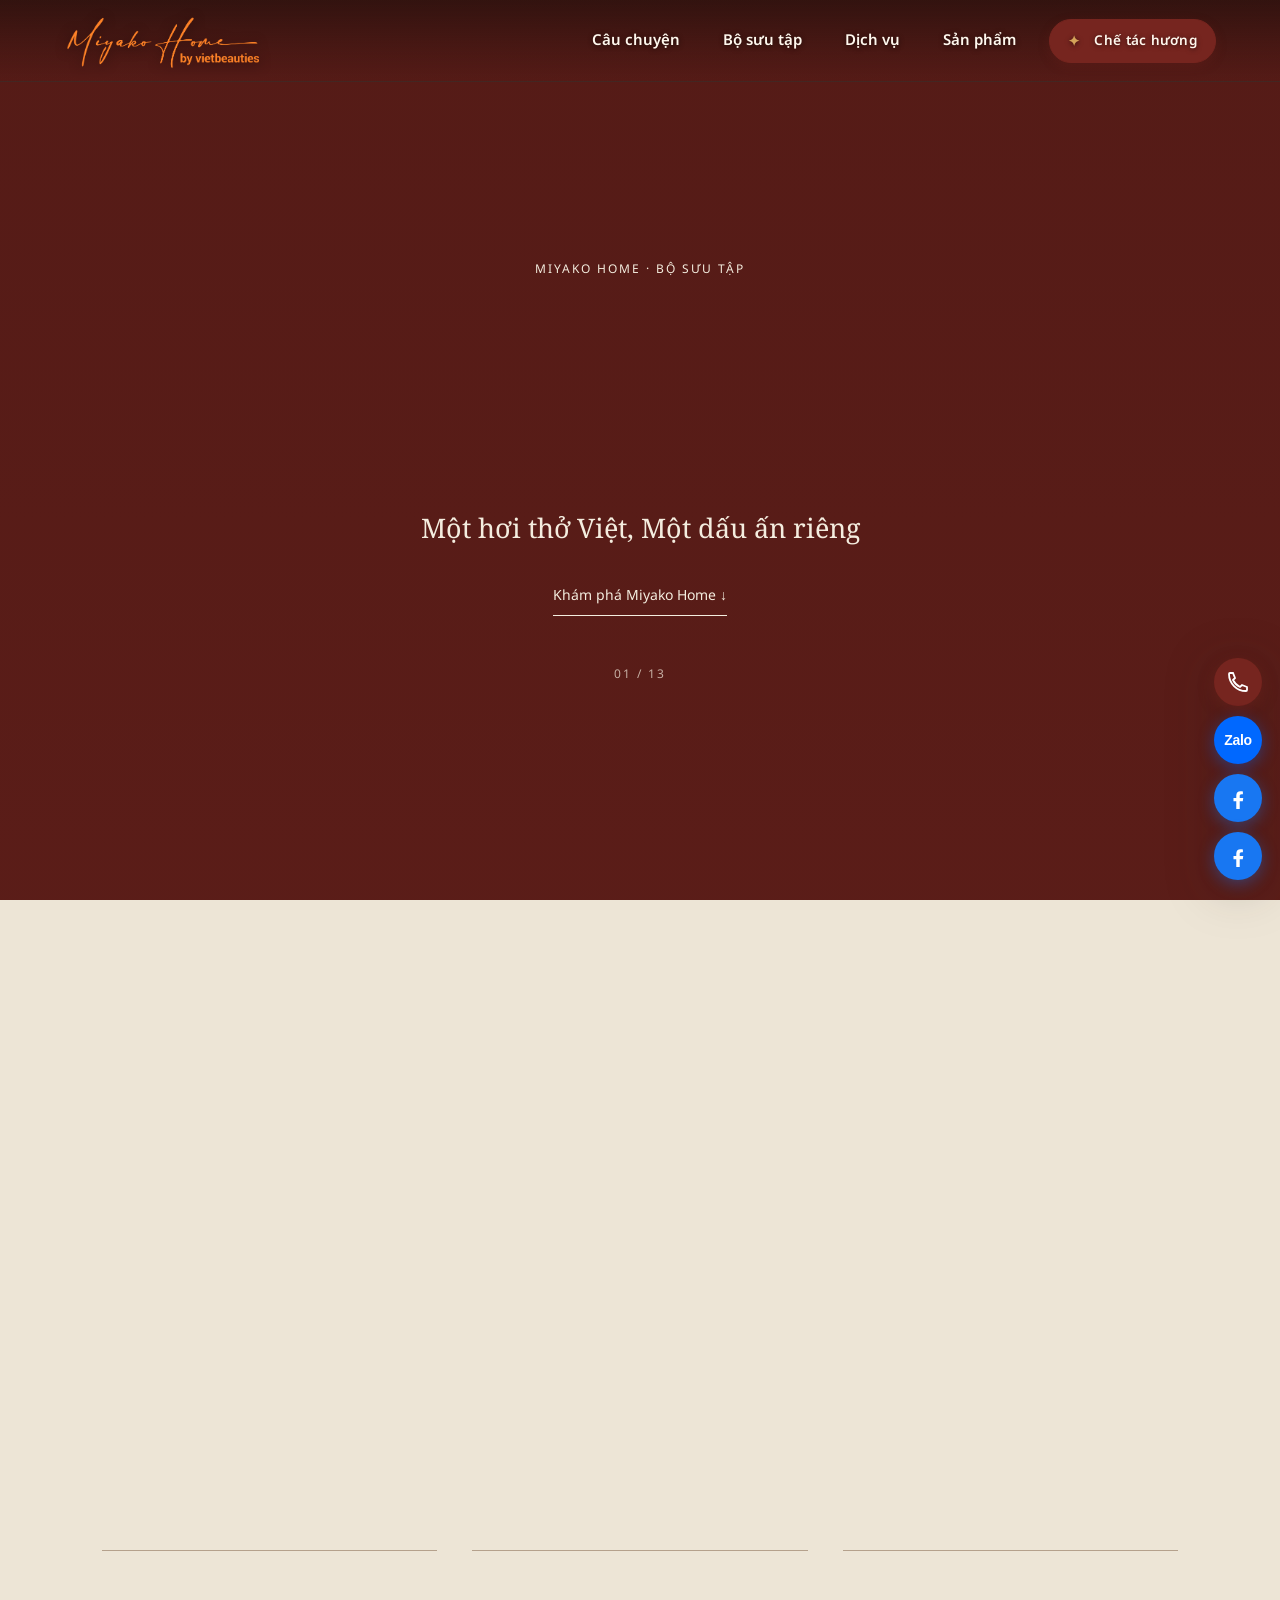
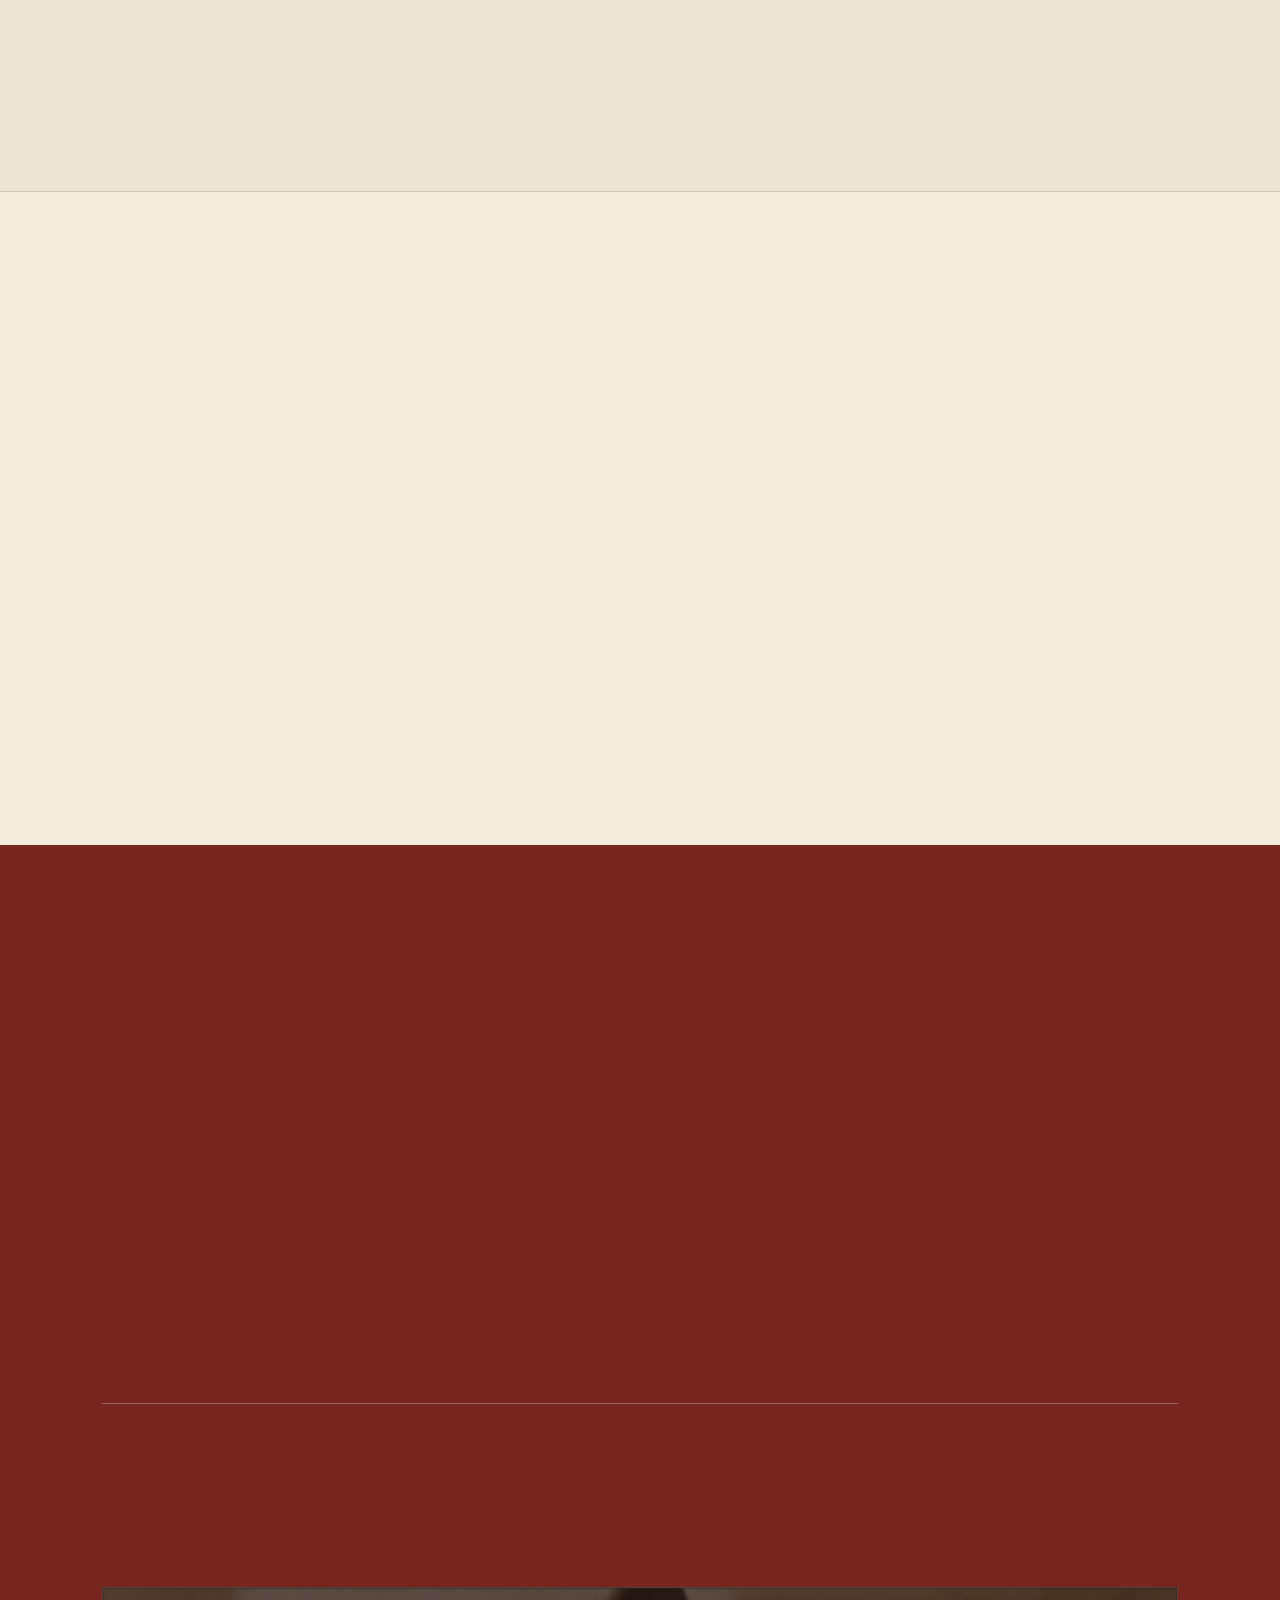
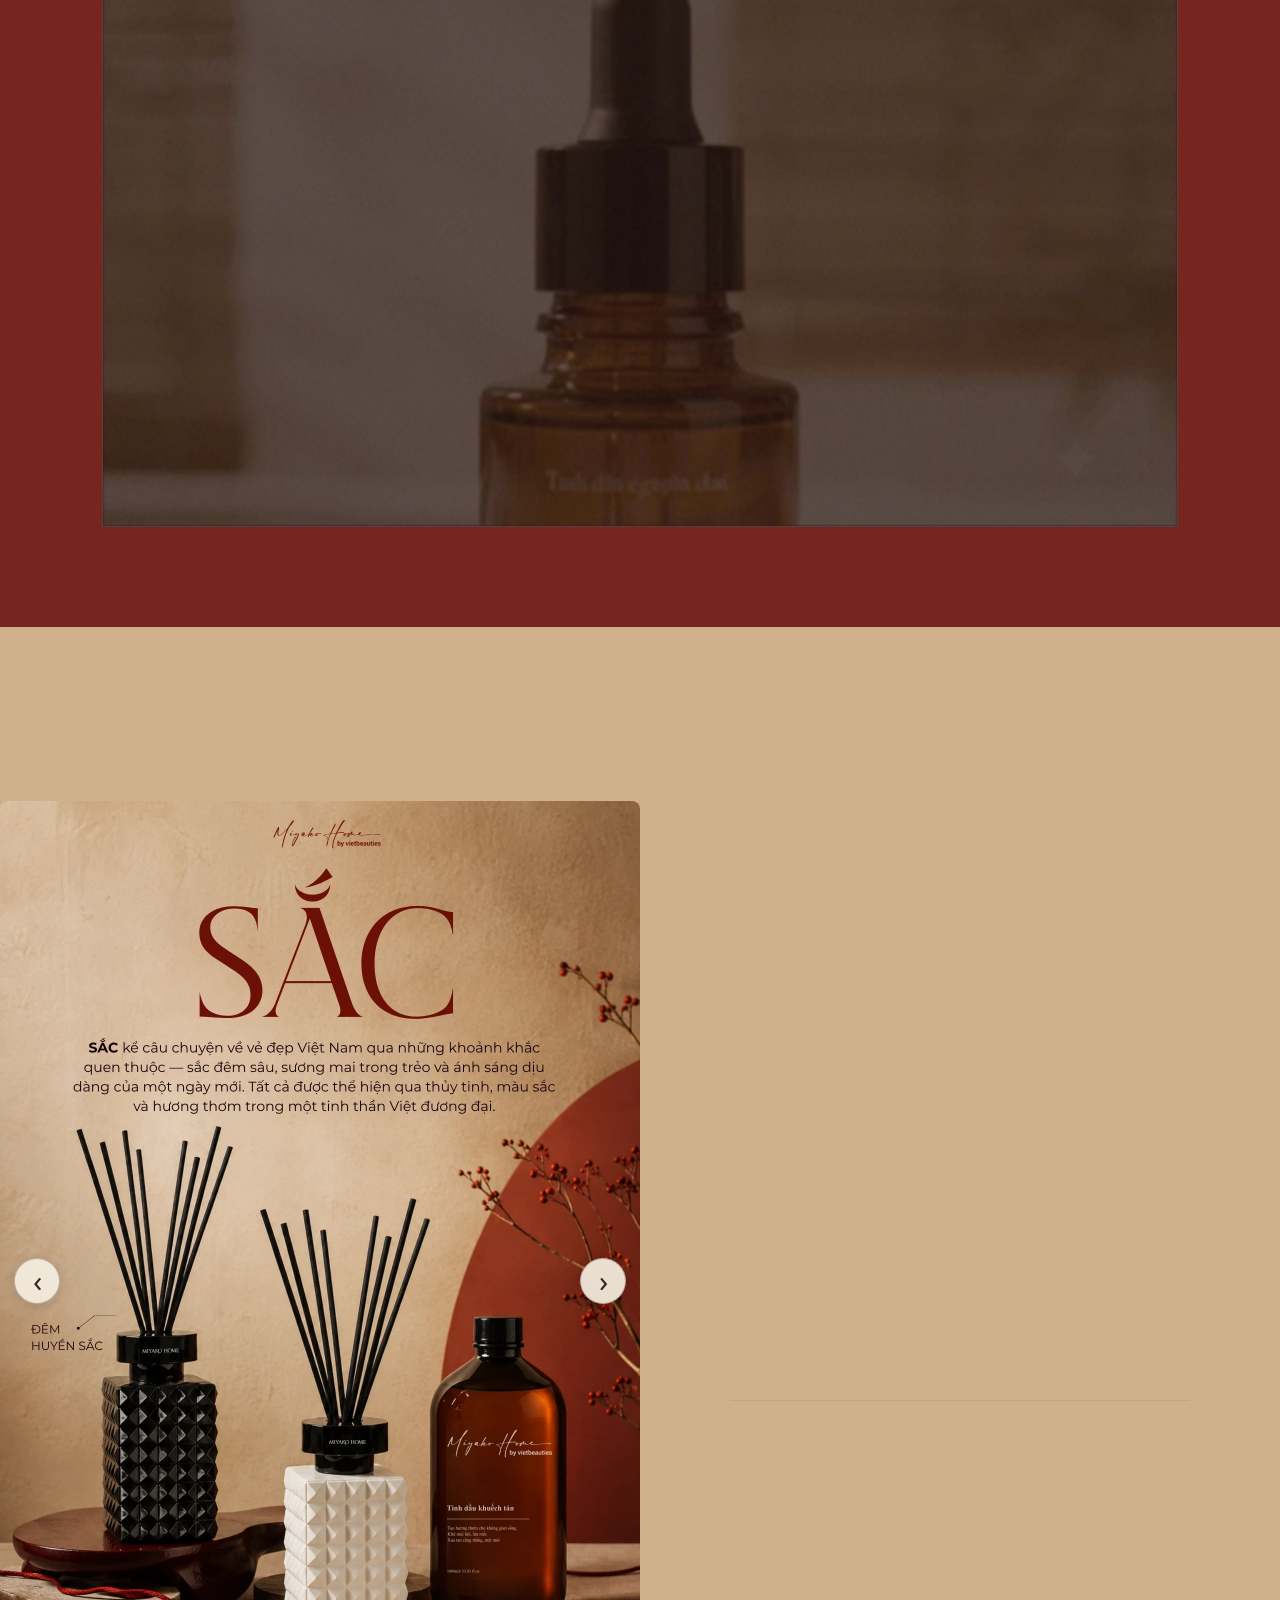
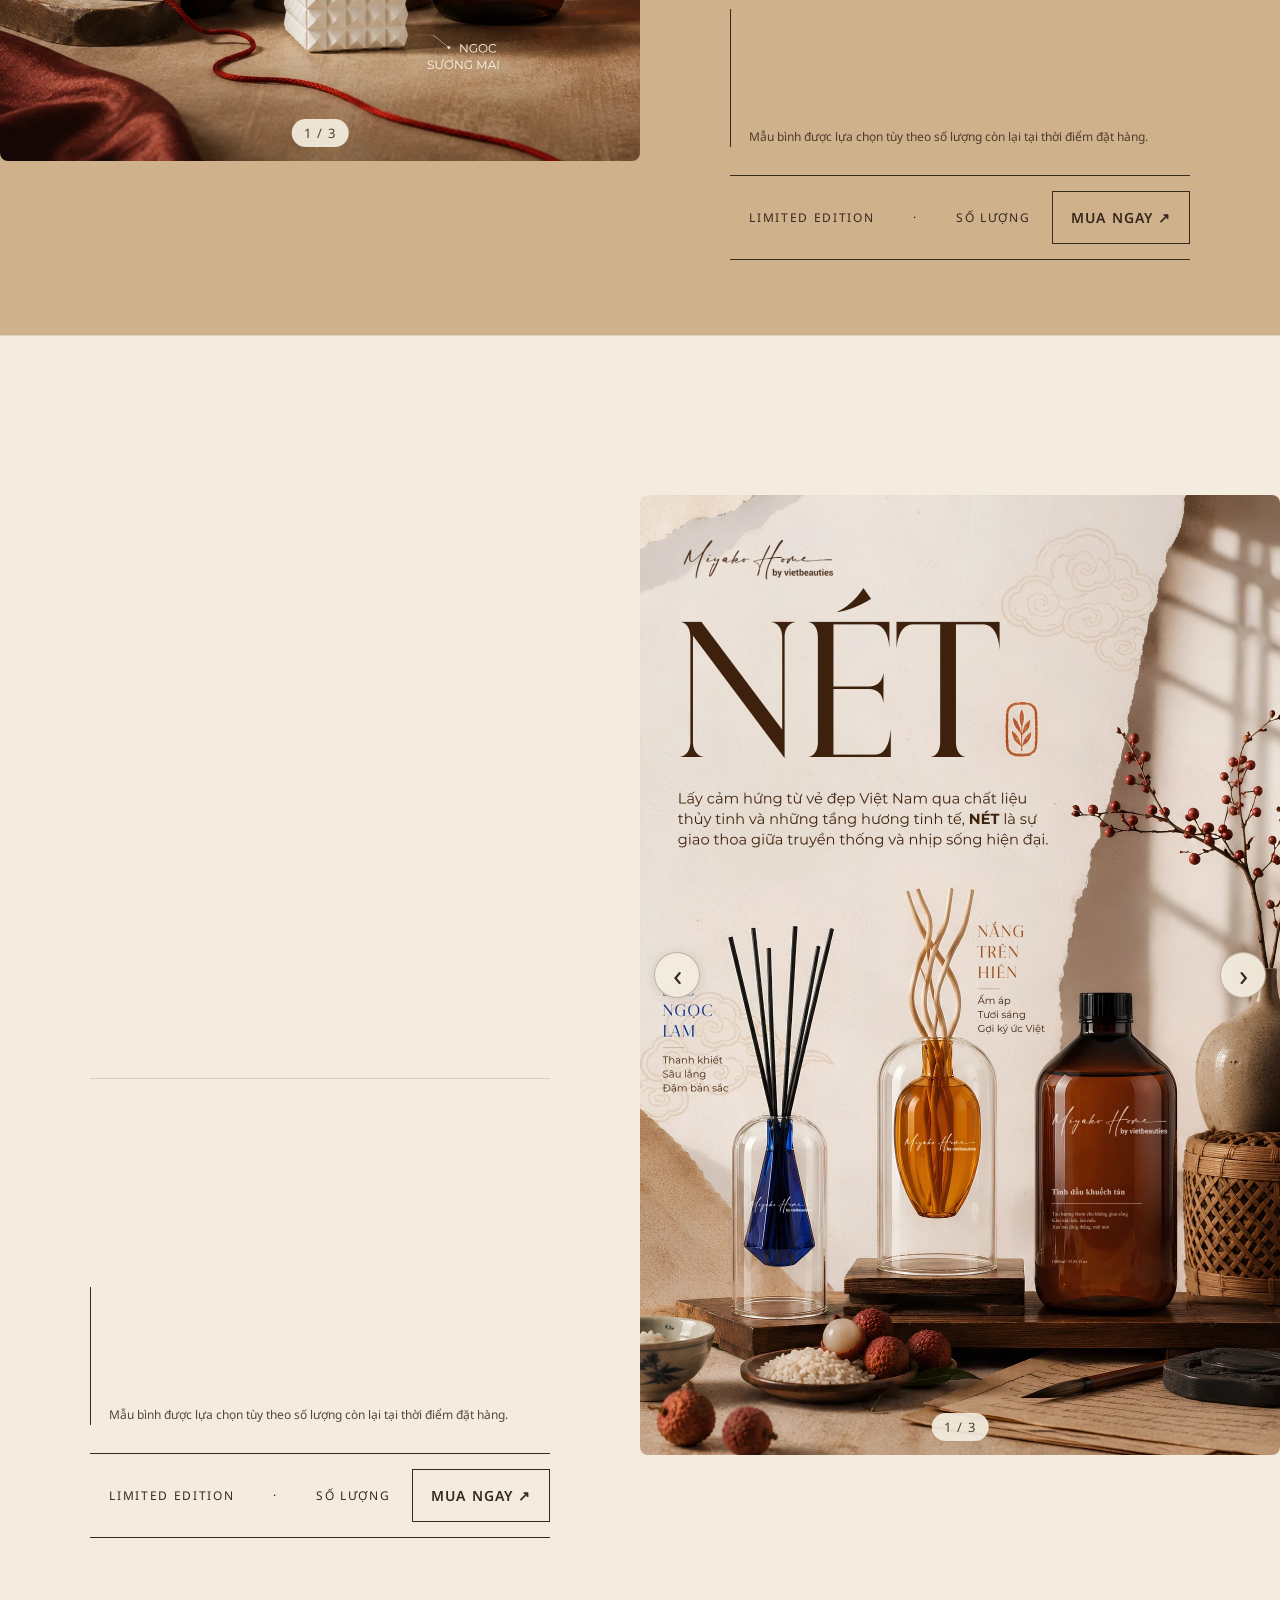
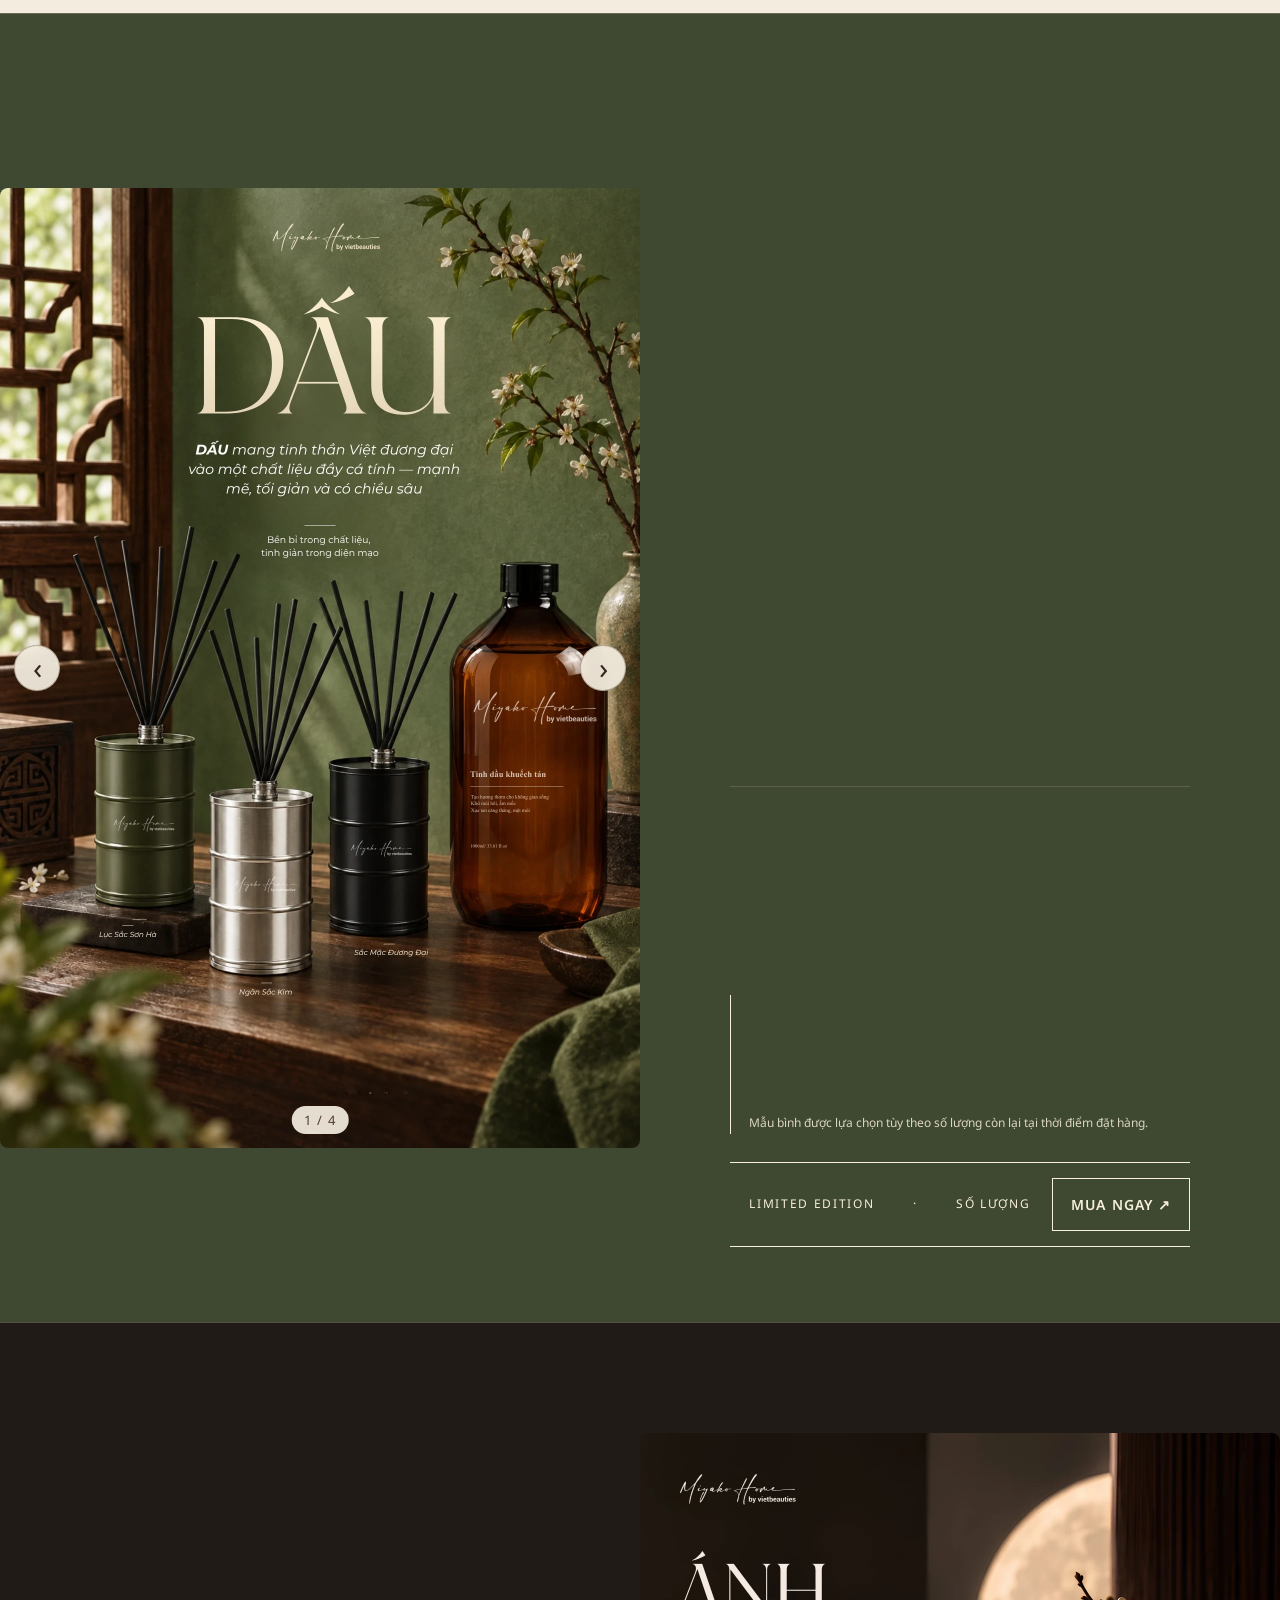
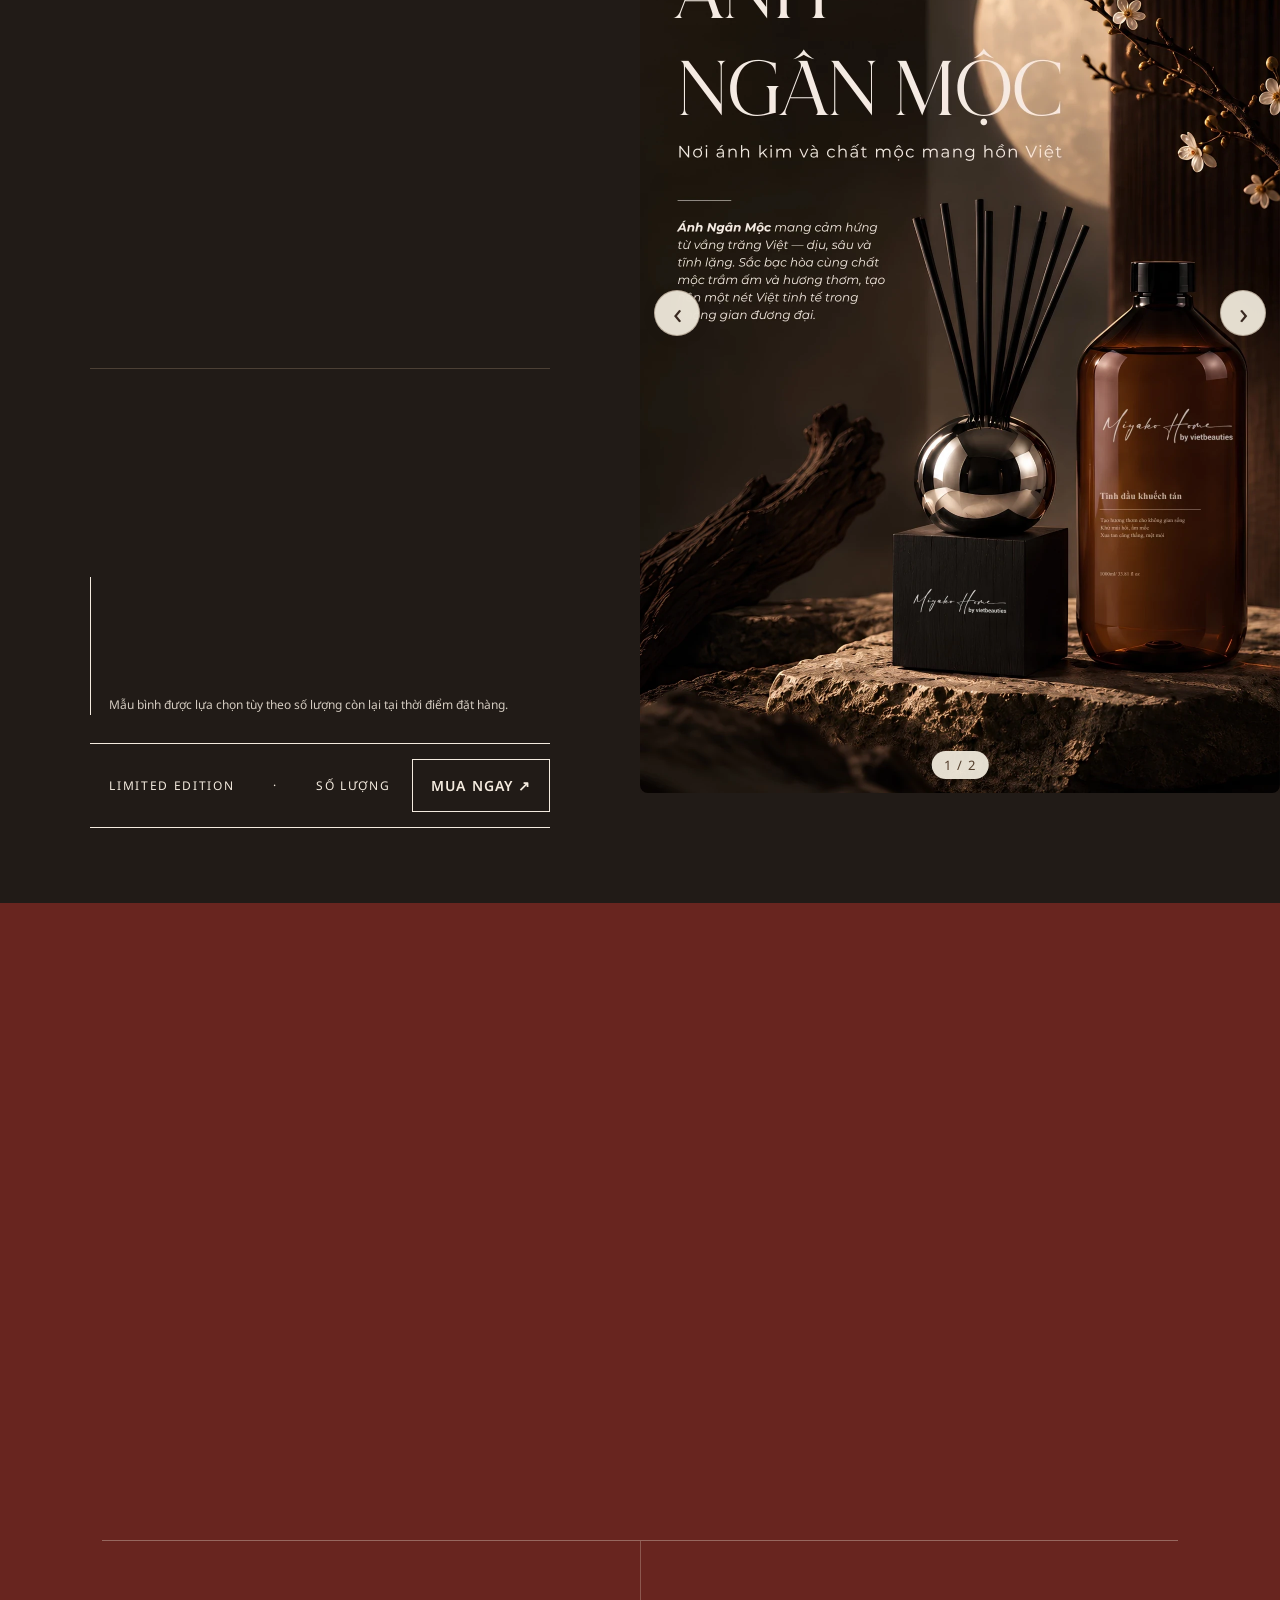
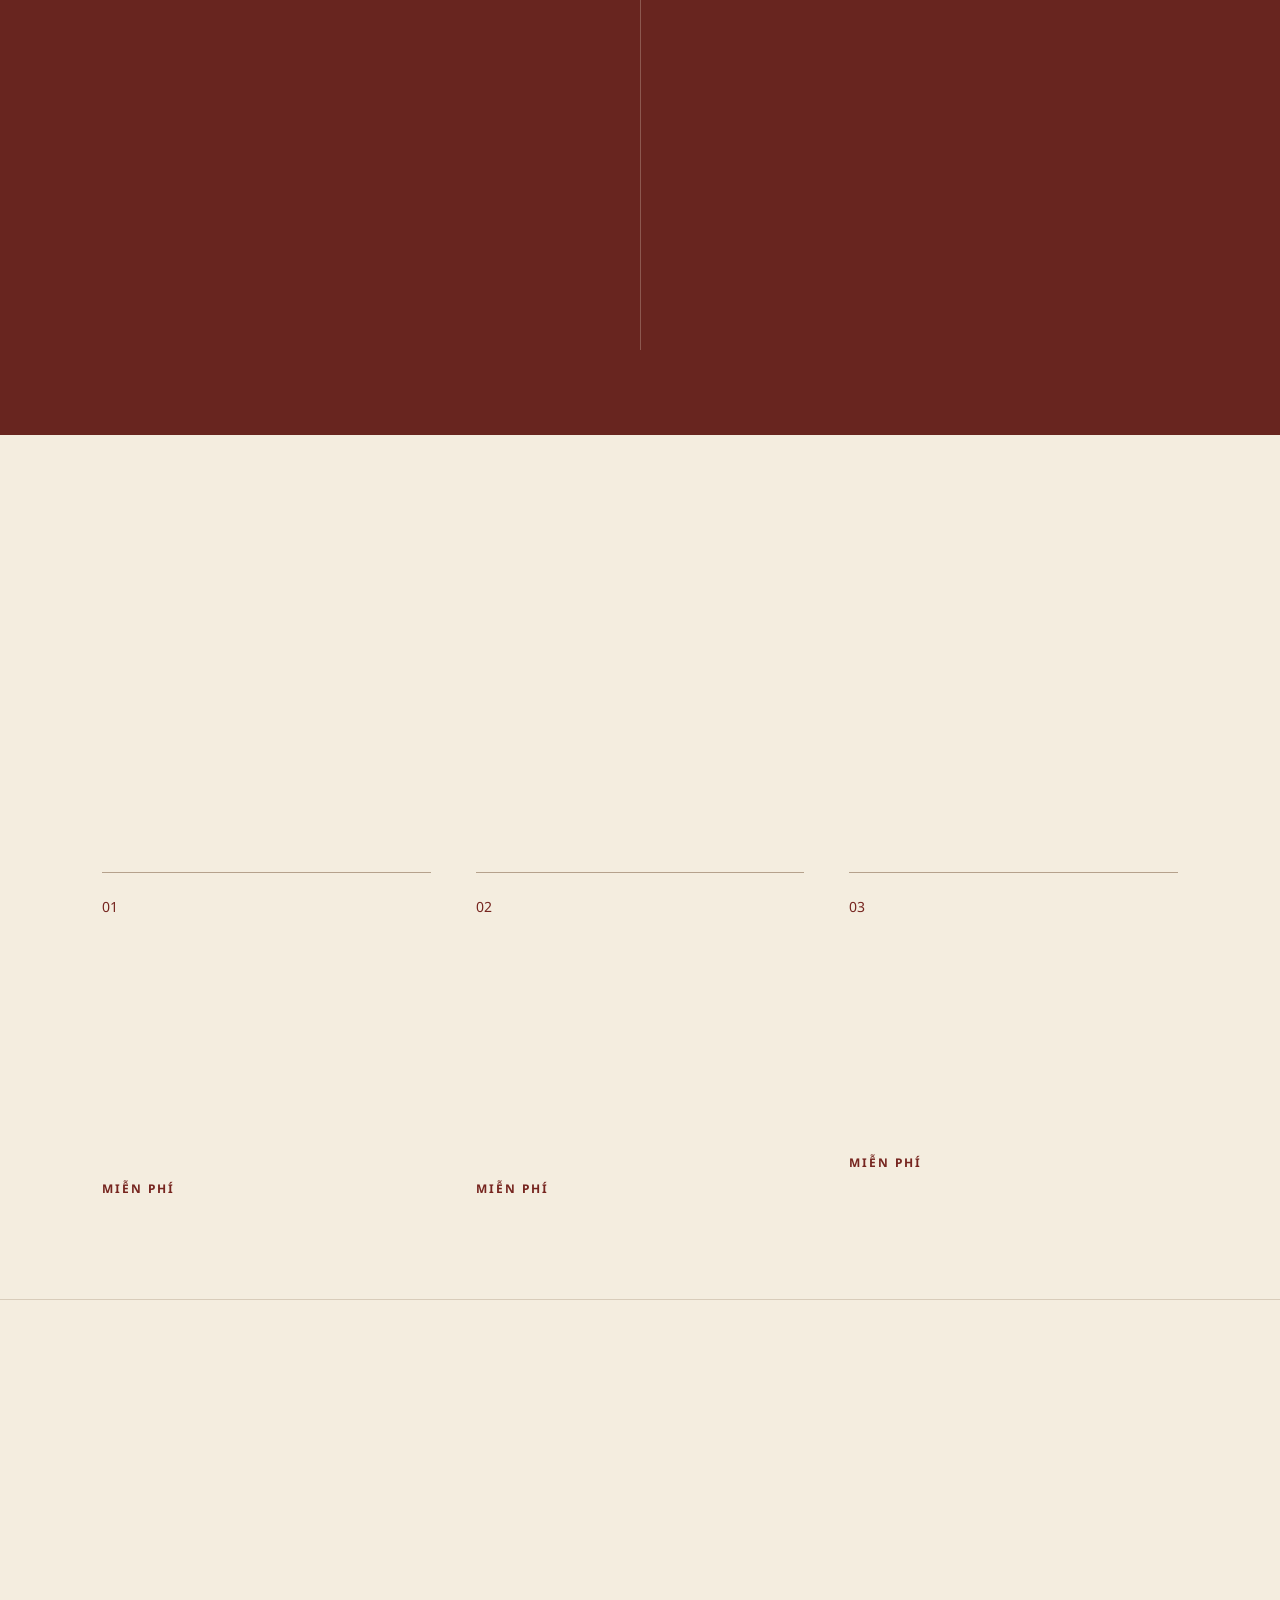
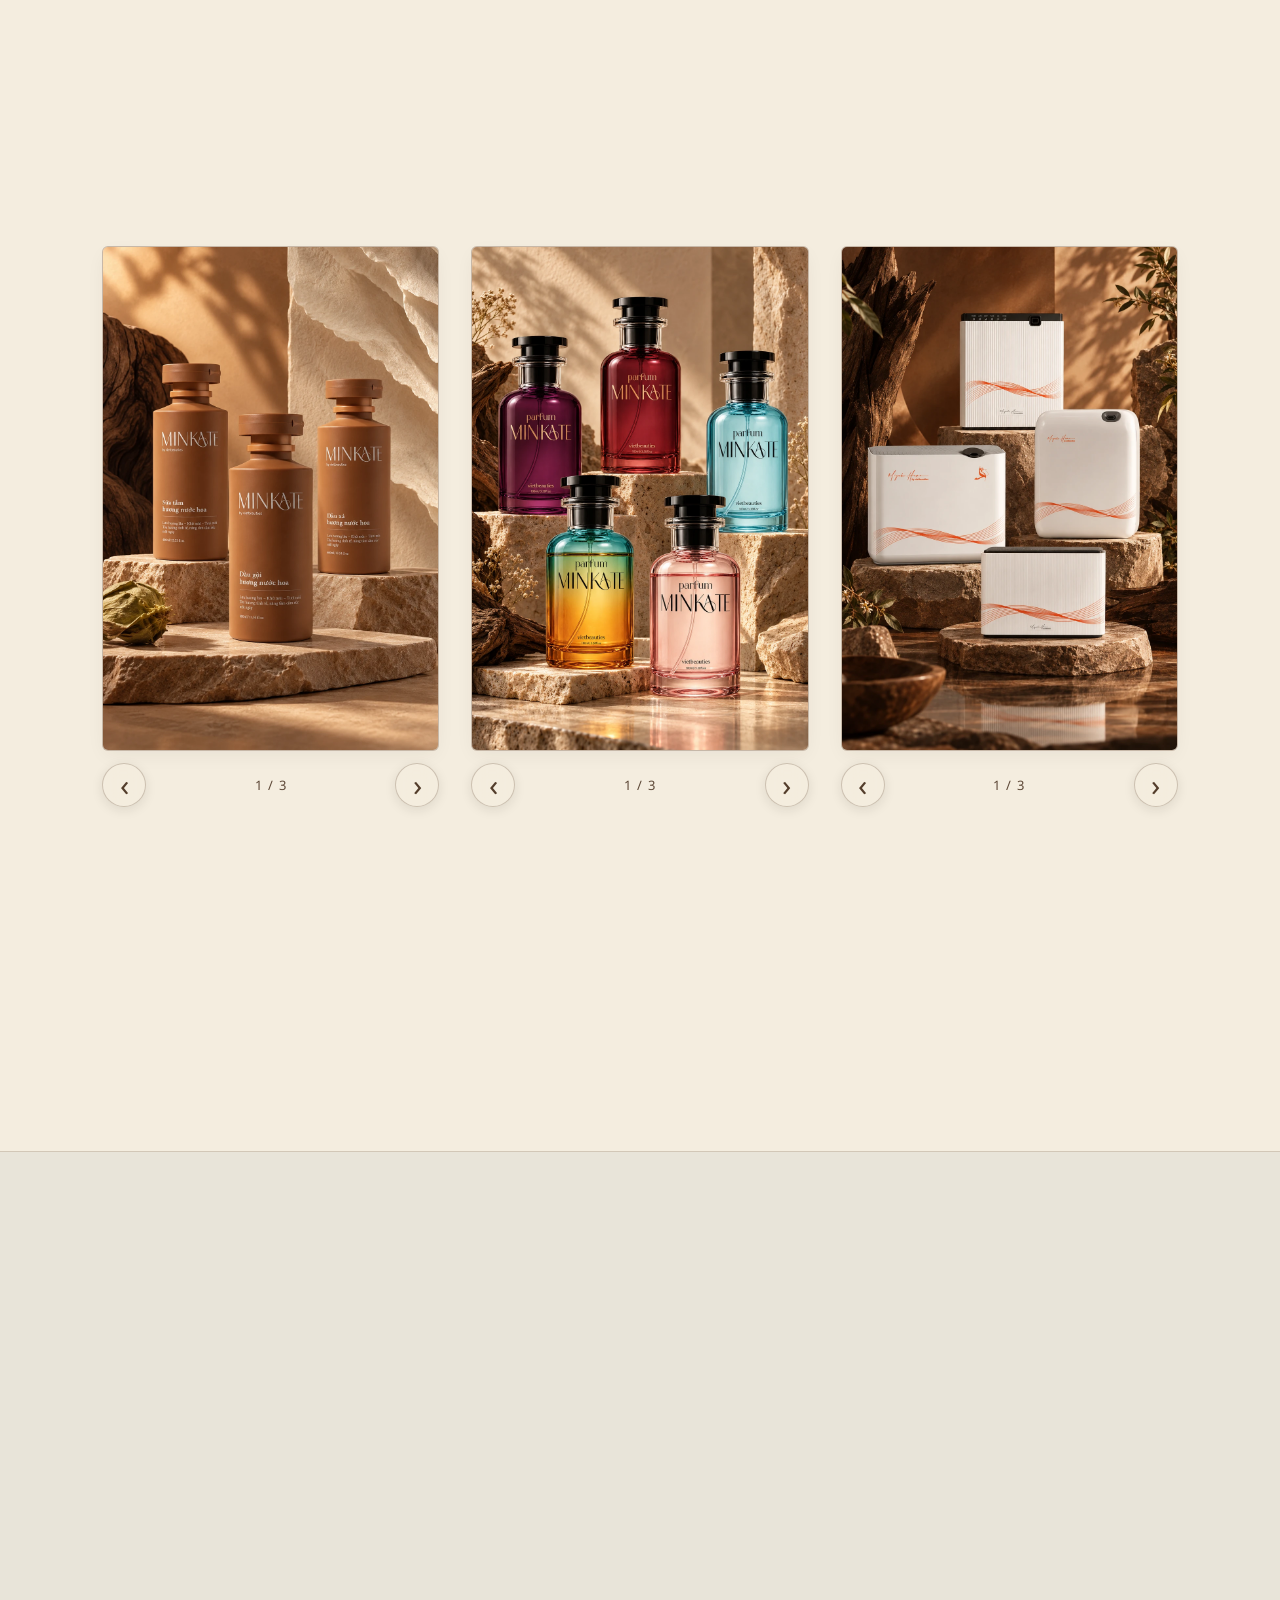
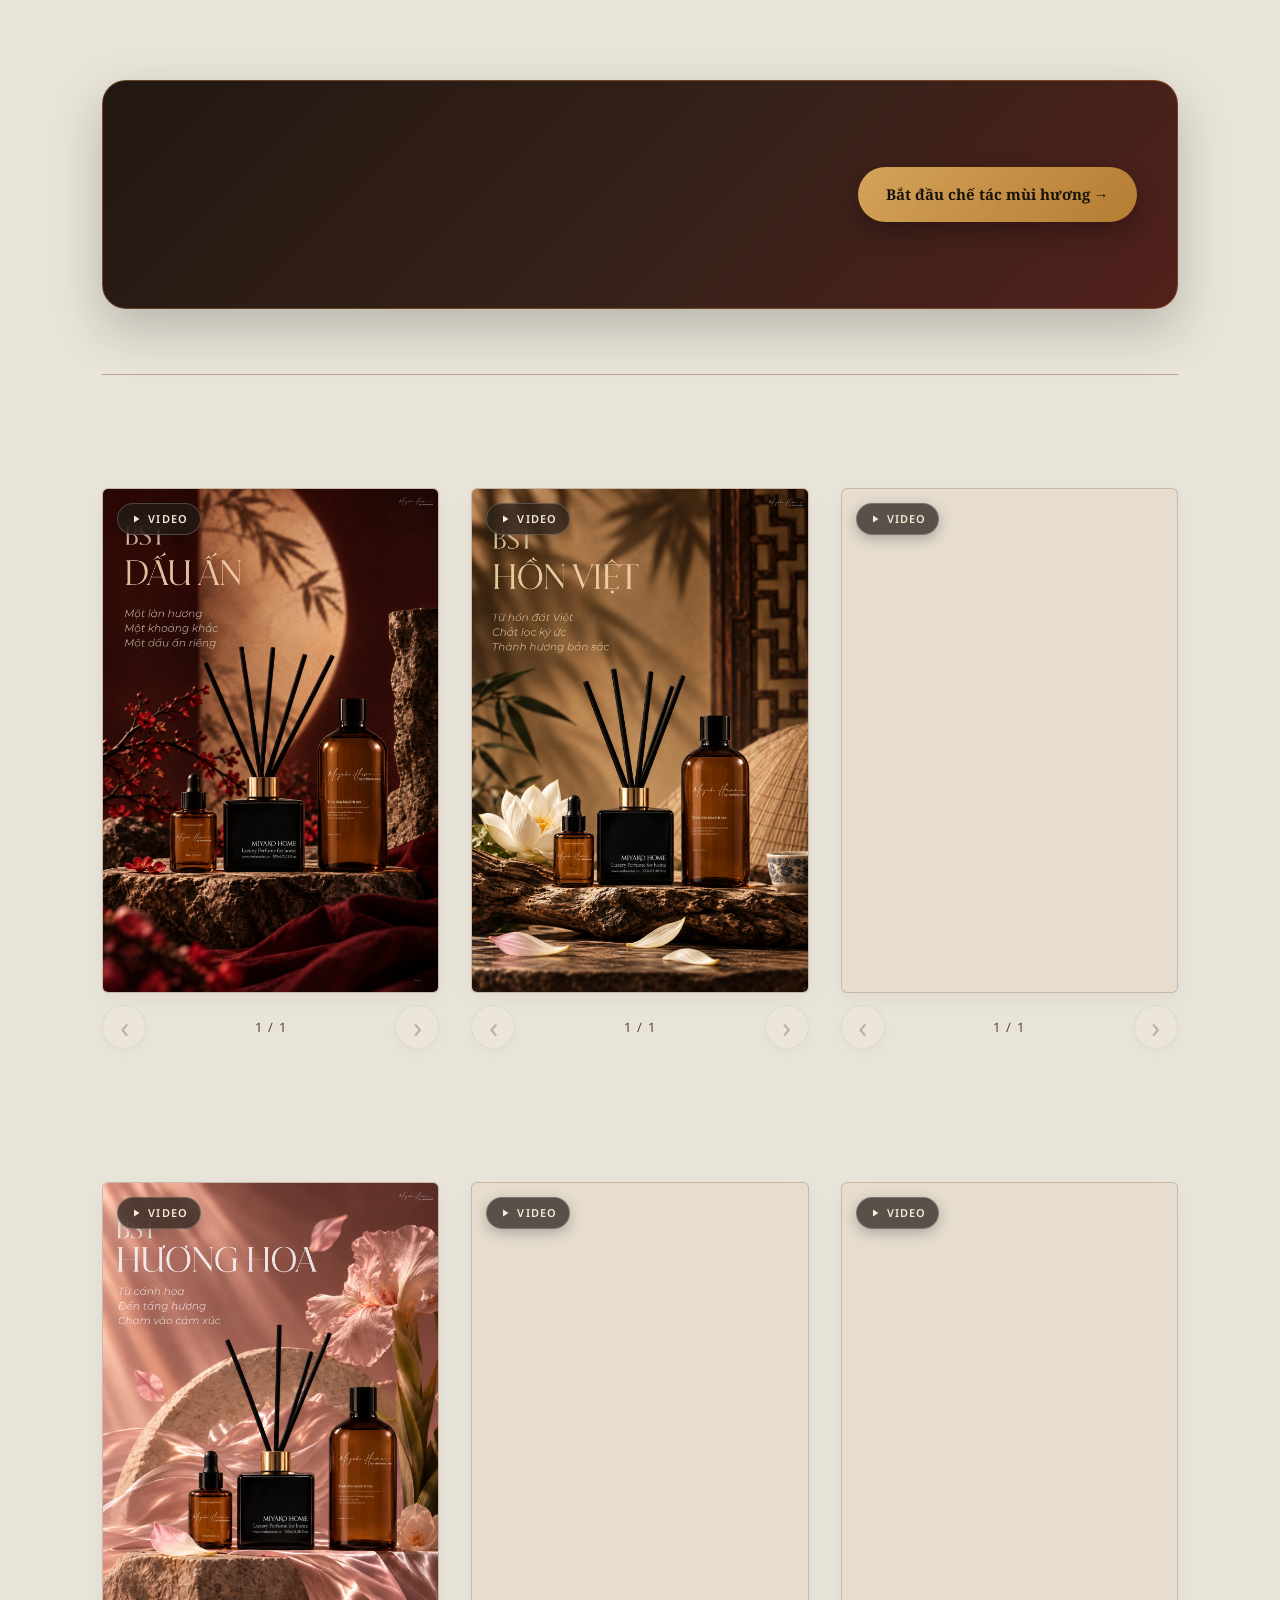
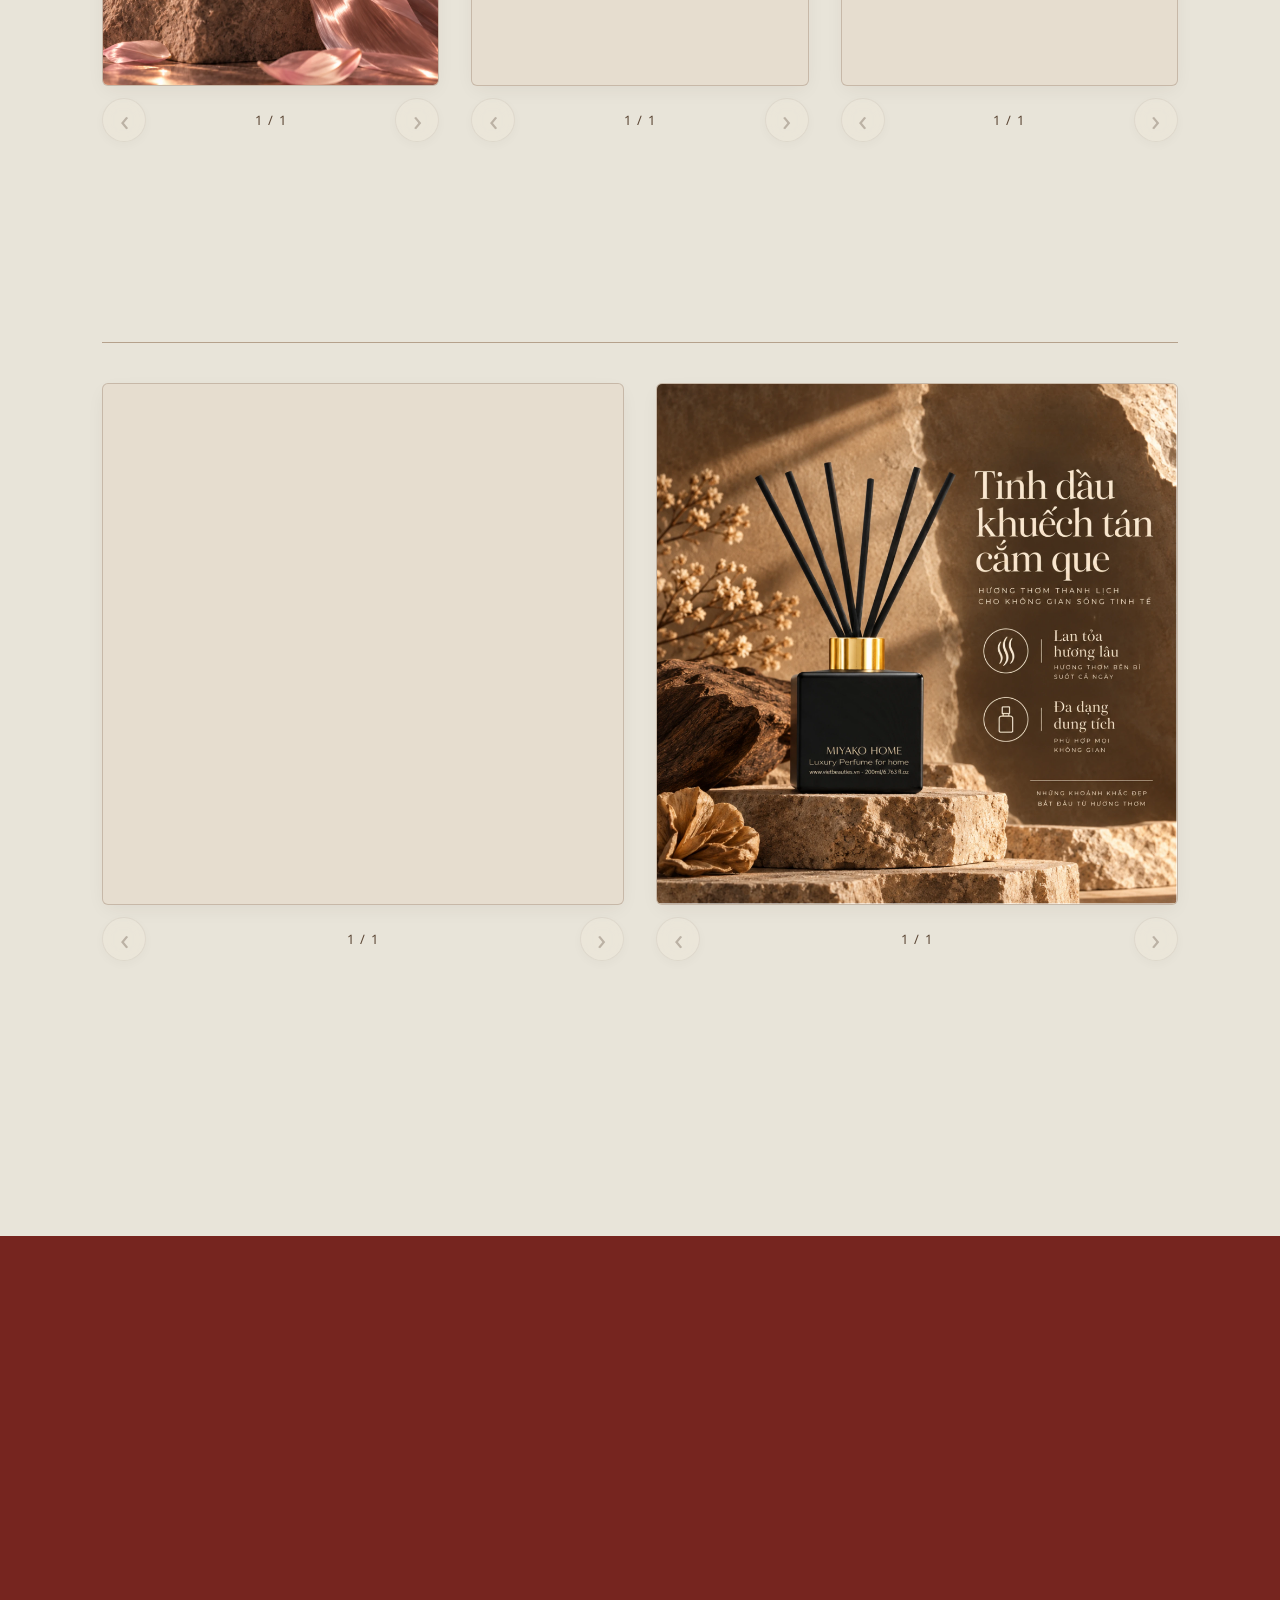
<file: index.html>
<!doctype html>
<html lang="vi" style="--header-height: 82px; --dock-height: 0px">
  <head>
    <meta charset="UTF-8" />
    <meta name="viewport" content="width=device-width,initial-scale=1" />
    <title>Miyako Home — Hương Việt</title>
    <meta
      name="description"
      content="Hương Việt — Bộ sưu tập của Miyako Home. Khám phá SẮC, NÉT, DẤU và ÁNH NGÂN MỘC."
    />
    <link rel="icon" type="image/png" href="assets/logo-miyako.png" />
    <link rel="preconnect" href="https://fonts.googleapis.com" />
    <link rel="preconnect" href="https://fonts.gstatic.com" crossorigin />
    <link
      href="https://fonts.googleapis.com/css2?family=Noto+Sans:ital,wght@0,300;0,400;0,500;0,600;0,700;1,400&family=Noto+Serif:ital,wght@0,400;0,600;0,700;1,400;1,600&display=swap"
      rel="stylesheet"
    />
    <link rel="stylesheet" href="css/style.css" />
  </head>
  <body class="" data-published="true">
    <header>
      <a class="brand" href="#home" aria-label="Miyako Home — về đầu trang"
        ><img
          id="brand-logo"
          src="assets/images/custom-01.webp"
          alt="Logo Miyako Home — Hương Việt"
          width="2172"
          height="724"
          decoding="async"
        /><span id="brand-wordmark" hidden=""
          >Miyako Home<small>HƯƠNG VIỆT</small></span
        ></a
      >

      <nav class="desktop-nav" aria-label="Menu chính">
        <a href="#story">Câu chuyện</a>
        <a href="#sac">Bộ sưu tập</a>
        <a href="#services">Dịch vụ</a>
        <a href="#more1">Sản phẩm</a>
        <a href="bespoke-scent.html" class="nav-bespoke-cta">
          <span class="cta-sparkle">✦</span>
          <span>Chế tác hương</span>
        </a>
      </nav>

      <div class="header-mobile-actions">
        <a
          href="bespoke-scent.html"
          class="mobile-bespoke-pill"
          aria-label="Chế tác hương độc bản"
        >
          <span class="cta-sparkle">✦</span>
          <span>Chế tác</span>
        </a>
        <button
          id="menu-toggle"
          class="menu-toggle-btn"
          type="button"
          aria-label="Mở thực đơn điều hướng"
          aria-expanded="false"
          aria-controls="mobile-nav"
        >
          <span class="hamburger-bar"></span>
          <span class="hamburger-bar"></span>
          <span class="hamburger-bar"></span>
        </button>
      </div>

      <button id="edit" hidden="">Chỉnh sửa</button>
    </header>

    <!-- Mobile Drawer & Backdrop (Direct children of body for perfect viewport anchoring anywhere on page) -->
    <div id="nav-backdrop" class="nav-backdrop" aria-hidden="true"></div>

    <aside
      id="mobile-nav"
      class="mobile-nav-drawer"
      aria-label="Thực đơn di động"
    >
      <div class="mobile-nav-links">
        <a href="#story" class="mobile-nav-link">Câu chuyện</a>
        <a href="#sac" class="mobile-nav-link">Bộ sưu tập</a>
        <a href="#services" class="mobile-nav-link">Dịch vụ</a>
        <a href="#more1" class="mobile-nav-link">Sản phẩm</a>
        <a href="bespoke-scent.html" class="mobile-nav-cta">
          <span class="cta-sparkle">✦</span>
          <span>Chế tác hương</span>
        </a>
      </div>
    </aside>
    <div id="editor" hidden="">
      <span
        >Bấm chữ để sửa; bấm ảnh hoặc khung trống để thêm ảnh. “Tải bản đã chỉnh
        sửa” để lưu file HTML.</span
      ><button id="logo-change" type="button">Tải / thay logo</button
      ><button id="logo-remove" type="button">Xóa logo ảnh</button
      ><button id="download">Tải bản đã chỉnh sửa</button
      ><label class="contact-setting"
        >Số gọi<input
          id="contact-phone-input"
          type="tel"
          placeholder="Nhập số điện thoại" /></label
      ><label class="contact-setting"
        >Số Zalo<input
          id="contact-zalo-input"
          type="tel"
          placeholder="Nhập số Zalo" /></label
      ><label class="contact-setting"
        >Link Facebook tư vấn<input
          id="contact-facebook-input"
          type="url"
          placeholder="https://www.facebook.com/ten-trang" /></label
      ><button id="done">Xong</button>
    </div>
    <input
      id="upload"
      type="file"
      accept="image/png,image/jpeg,image/webp"
      multiple=""
      hidden=""
    />
    <input id="gif-upload" type="file" accept="image/gif,.gif" hidden="" />
    <input
      id="video-upload"
      type="file"
      accept="video/mp4,video/webm,.mp4,.webm"
      hidden=""
    />
    <input
      id="logo-upload"
      type="file"
      accept="image/png,image/jpeg,image/webp,image/svg+xml,.svg"
      hidden=""
    />
    <main>
      <section id="home" class="hero dark">
        <div class="hero-copy has-video">
          <video
            id="hero-video"
            muted
            loop
            playsinline
            webkit-playsinline
            preload="metadata"
            aria-hidden="true"
            tabindex="-1"
            controlslist="nofullscreen noremoteplayback nodownload"
            disablepictureinpicture
            disableremoteplayback
            x-webkit-airplay="deny"
            src="assets/videos/custom-02.mp4"
          ></video
          ><img
            id="hero-mobile-bg"
            src="assets/images/hero-mobile-bg.webp"
            alt="Miyako Home — Hương Việt"
            aria-hidden="true"
            draggable="false"
          />
          <div class="hero-video-shade" aria-hidden="true"></div>
          <span
            class="eyebrow"
            data-edit=""
            style="--motion-delay: 170ms"
            data-motion="from-left"
            >MIYAKO HOME · BỘ SƯU TẬP</span
          >
          <h1 class="hero-typewriter" data-edit="">HƯƠNG VIỆT</h1>
          <p
            class="hero-tagline"
            data-edit=""
            style="--motion-delay: 255ms"
            data-motion="rise"
          >
            Một hơi thở Việt, Một dấu ấn riêng
          </p>
          <a
            class="link"
            href="#about"
            style="--motion-delay: 255ms"
            data-motion="rise"
            >Khám phá Miyako Home <span>↓</span></a
          ><span class="number">01 / 13</span>
          <div class="hero-video-tools editor-only">
            <button id="video-change" class="editor-only" type="button">
              Tải / thay video nền</button
            ><button id="video-remove" class="editor-only" type="button">
              Xóa video</button
            ><span class="editor-only"
              >Video MP4 / WebM khoảng 5–8 giây, tối đa 30 MB.</span
            >
          </div>
        </div>
      </section>
      <section id="about" class="about-miyako cream">
        <div
          class="section-top"
          style="--motion-delay: 0ms"
          data-motion="from-left"
        >
          <span>02 / 13</span><span data-edit="">GIỚI THIỆU MIYAKO HOME</span>
        </div>
        <div class="about-layout">
          <div>
            <span
              class="eyebrow"
              data-edit=""
              style="--motion-delay: 0ms"
              data-motion="from-left"
              >HƯƠNG THƠM · CHĂM SÓC · KHÔNG GIAN</span
            >
            <h2
              data-edit=""
              class=""
              style="--motion-delay: 85ms"
              data-motion="soft-focus"
            >
              Miyako Home
            </h2>
            <p
              class="about-subline"
              data-edit=""
              style="--motion-delay: 170ms"
              data-motion="rise"
            >
              Chăm chút từng trải nghiệm.<br /><em
                >Lưu giữ một dấu ấn riêng.</em
              >
            </p>
          </div>
          <div class="about-copy">
            <p
              class="lead"
              data-edit=""
              style="--motion-delay: 0ms"
              data-motion="rise"
            >
              Hương thơm đồng hành cùng đời sống.
            </p>
            <p
              data-edit=""
              class=""
              style="--motion-delay: 85ms"
              data-motion="rise"
            >
              Miyako Home cung cấp các sản phẩm chăm sóc cá nhân và giải pháp
              hương thơm dành cho không gian sống, làm việc và kinh doanh. Từ
              hóa mỹ phẩm, nước hoa đến máy khuếch tán và các dòng tinh dầu, mỗi
              nhóm sản phẩm mang đến một cách đưa hương thơm vào những trải
              nghiệm thường ngày.
            </p>
            <p
              data-edit=""
              class=""
              style="--motion-delay: 170ms"
              data-motion="rise"
            >
              Với khách hàng doanh nghiệp, Miyako Home đồng hành từ khảo sát
              không gian, trải nghiệm mùi hương đến lắp đặt máy khuếch tán, giúp
              lựa chọn giải pháp phù hợp với nhu cầu sử dụng và cảm nhận muốn
              gửi đến mỗi vị khách.
            </p>
          </div>
        </div>
        <div class="about-pillars">
          <div>
            <span
              class="eyebrow"
              data-edit=""
              style="--motion-delay: 0ms"
              data-motion="from-left"
              >CHĂM SÓC CÁ NHÂN</span
            >
            <p
              data-edit=""
              class=""
              style="--motion-delay: 85ms"
              data-motion="rise"
            >
              Hóa mỹ phẩm &amp; nước hoa
            </p>
          </div>
          <div>
            <span
              class="eyebrow"
              data-edit=""
              style="--motion-delay: 0ms"
              data-motion="from-left"
              >HƯƠNG THƠM KHÔNG GIAN</span
            >
            <p
              data-edit=""
              class=""
              style="--motion-delay: 85ms"
              data-motion="rise"
            >
              Máy khuếch tán &amp; tinh dầu
            </p>
          </div>
          <div>
            <span
              class="eyebrow"
              data-edit=""
              style="--motion-delay: 0ms"
              data-motion="from-left"
              >ĐỒNG HÀNH CÙNG DOANH NGHIỆP</span
            >
            <p
              data-edit=""
              class=""
              style="--motion-delay: 85ms"
              data-motion="rise"
            >
              Khảo sát · Test hương · Lắp đặt
            </p>
          </div>
        </div>
        <a
          class="link"
          href="#brand"
          style="--motion-delay: 255ms"
          data-motion="rise"
          >Câu chuyện của Miyako Home ↓</a
        >
      </section>
      <section id="brand" class="intro cream">
        <div
          class="section-top"
          style="--motion-delay: 0ms"
          data-motion="from-left"
        >
          <span>03 / 13</span><span data-edit="">CÂU CHUYỆN THƯƠNG HIỆU</span>
        </div>
        <div class="intro-grid">
          <h2
            data-edit=""
            class=""
            style="--motion-delay: 0ms"
            data-motion="soft-focus"
          >
            Hương thơm<br />cho những<br /><em>chốn thân quen.</em>
          </h2>
          <div>
            <p
              class="lead"
              data-edit=""
              style="--motion-delay: 0ms"
              data-motion="rise"
            >
              Kể chuyện Việt bằng hương thơm.
            </p>
            <p
              data-edit=""
              class=""
              style="--motion-delay: 85ms"
              data-motion="rise"
            >
              Với Miyako Home, mùi hương là một phần của cảm giác thuộc về. Đó
              có thể là khoảnh khắc bước qua ngưỡng cửa, tìm lại sự dễ chịu quen
              thuộc và nhận ra: mình đã về nhà.
            </p>
            <p
              data-edit=""
              class=""
              style="--motion-delay: 170ms"
              data-motion="rise"
            >
              Từ sự trân trọng những giá trị Việt, Miyako Home theo đuổi hành
              trình đưa ký ức, văn hóa và cảm xúc vào không gian sống bằng ngôn
              ngữ hương thơm. Để giữa nhịp sống hôm nay, những điều thân thuộc
              vẫn có một chỗ ở lại.
            </p>
          </div>
        </div>
      </section>
      <section id="story" class="story dark">
        <div
          class="section-top"
          style="--motion-delay: 0ms"
          data-motion="from-left"
        >
          <span>04 / 13</span><span data-edit="">CÂU CHUYỆN HƯƠNG VIỆT</span>
        </div>
        <h2
          data-edit=""
          class=""
          style="--motion-delay: 85ms"
          data-motion="soft-focus"
        >
          Nét Việt ở lại.<br /><em>Hương thơm lan xa.</em>
        </h2>
        <p
          class="story-text"
          data-edit=""
          style="--motion-delay: 170ms"
          data-motion="rise"
        >
          Có một Việt Nam trong nắng trên hiên, trong sắc đêm sâu, trong khung
          cửa gỗ và vầng trăng tĩnh lặng. Hương Việt gợi lại những điều thân
          quen ấy qua bốn cách biểu đạt — để bản sắc hiện diện nhẹ nhàng trong
          không gian đương đại.
        </p>
        <div class="collection-links">
          <a href="#sac" class="" style="--motion-delay: 0ms" data-motion="rise"
            ><span>01</span>SẮC</a
          ><a
            href="#net"
            class=""
            style="--motion-delay: 85ms"
            data-motion="rise"
            ><span>02</span>NÉT</a
          ><a
            href="#dau"
            class=""
            style="--motion-delay: 170ms"
            data-motion="rise"
            ><span>03</span>DẤU</a
          ><a
            href="#anh"
            class=""
            style="--motion-delay: 255ms"
            data-motion="rise"
            ><span>04</span>ÁNH NGÂN MỘC</a
          >
        </div>
        <div id="huong-viet-film" class="gif-panel">
          <img
            class="gif-background"
            alt="Phim ngắn Hương Việt — Một miền ký ức, Một hơi thở Việt"
            aria-hidden="true"
            src="assets/images/custom-03.webp"
            width="480"
            height="270"
            decoding="async"
          />
          <div class="gif-shade" aria-hidden="true"></div>
          <div class="gif-copy">
            <span
              class="eyebrow"
              data-edit=""
              style="--motion-delay: 0ms"
              data-motion="from-left"
              >HƯƠNG VIỆT · MIYAKO HOME</span
            >
            <h2
              data-edit=""
              class=""
              style="--motion-delay: 85ms"
              data-motion="soft-focus"
            >
              Một miền ký ức.<br /><em>Một hơi thở Việt.</em>
            </h2>
            <p
              data-edit=""
              class=""
              style="--motion-delay: 170ms"
              data-motion="rise"
            >
              Từ vệt nắng bên hiên đến khoảng lặng trong ngôi nhà quen, Hương
              Việt gợi lại những điều thân thuộc bằng hương thơm và thiết kế
              đương đại. Để giữa nhịp sống hôm nay, một nét Việt vẫn nhẹ nhàng ở
              lại.
            </p>
          </div>
          <div class="gif-tools">
            <button id="gif-change" class="editor-only" type="button">
              Tải / thay GIF nền</button
            ><button id="gif-remove" class="editor-only" type="button">
              Xóa GIF</button
            ><span class="editor-only gif-help"
              >Chọn GIF tối đa 25 MB. Chữ phía trước có thể chỉnh sửa trực
              tiếp.</span
            >
          </div>
        </div>
      </section>
      <section id="sac" class="product cream">
        <figure class="product-showcase catalog-card">
          <div
            class="category-gallery"
            role="region"
            aria-roledescription="bộ ảnh"
            aria-label="SẮC"
            tabindex="0"
          >
            <figure class="image-slot">
              <div class="slot-label">
                <span>＋</span>
                <p>Thêm ảnh thiết kế</p>
              </div>
              <img
                loading="lazy"
                src="assets/images/custom-04.webp"
                alt="Bộ sưu tập SẮC — Bình khuếch tán gốm và thủy tinh vân kim cương"
                width="1280"
                height="1920"
                decoding="async"
              /><button class="remove-image editor-only" aria-label="Xóa ảnh">
                ×
              </button>
            </figure>
            <figure class="image-slot" hidden="">
              <img
                src="assets/images/custom-05.webp"
                alt="Bình khuếch tán Đêm Huyền Sắc — Bộ sưu tập SẮC"
                width="1086"
                height="1448"
                decoding="async"
              /><button class="remove-image editor-only" aria-label="Xóa ảnh">
                ×
              </button>
            </figure>
            <figure class="image-slot" hidden="">
              <img
                src="assets/images/custom-06.webp"
                alt="Bình khuếch tán Ngọc Sương Mai — Bộ sưu tập SẮC"
                width="1086"
                height="1448"
                decoding="async"
              /><button class="remove-image editor-only" aria-label="Xóa ảnh">
                ×
              </button>
            </figure>
            <div class="gallery-controls">
              <button type="button" aria-label="Ảnh trước">‹</button
              ><span class="gallery-counter" aria-live="polite">1 / 3</span
              ><button type="button" aria-label="Ảnh tiếp theo">›</button>
            </div>
          </div>
          <button class="add-category editor-only">+ Thêm ảnh cận cảnh</button>
        </figure>
        <div class="product-copy">
          <span
            class="eyebrow"
            style="--motion-delay: 0ms"
            data-motion="from-left"
            >05 / 13 · BỘ SƯU TẬP HƯƠNG VIỆT</span
          >
          <h2
            data-edit=""
            class=""
            style="--motion-delay: 85ms"
            data-motion="soft-focus"
          >
            SẮC
          </h2>
          <h3
            data-edit=""
            class=""
            style="--motion-delay: 170ms"
            data-motion="rise"
          >
            Sắc đêm sâu.<br />Sương mai trong trẻo.
          </h3>
          <p
            data-edit=""
            class=""
            style="--motion-delay: 255ms"
            data-motion="rise"
          >
            Từ vẻ trầm lắng của đêm đến ánh sáng dịu dàng của một ngày mới, SẮC
            kể câu chuyện Việt qua thủy tinh, màu sắc và hương thơm. Bề mặt gai
            kim cương đón ánh sáng trên từng chi tiết, tạo nên điểm nhấn riêng
            cho không gian.
          </p>
          <div
            class="details"
            data-edit=""
            style="--motion-delay: 255ms"
            data-motion="rise"
          >
            Đêm Huyền Sắc<br />Ngọc Sương Mai
          </div>
          <a
            class="link"
            href="#net"
            style="--motion-delay: 255ms"
            data-motion="rise"
            >Tiếp nối với NÉT ↓</a
          >
          <div class="collection-privileges">
            <span
              class="eyebrow"
              data-edit=""
              style="--motion-delay: 0ms"
              data-motion="from-left"
              >DẤU ẤN DÀNH RIÊNG CHO BẠN</span
            >
            <h3
              data-edit=""
              class=""
              style="--motion-delay: 85ms"
              data-motion="rise"
            >
              Chỉn chu trong từng món quà.
            </h3>
            <p
              data-edit=""
              class=""
              style="--motion-delay: 170ms"
              data-motion="rise"
            >
              Đi kèm hộp đựng cao cấp, mỗi bình khuếch tán đều được hỗ trợ in
              tên theo yêu cầu — để món quà mang dấu ấn riêng của người trao và
              người nhận.
            </p>
            <div class="collection-offer">
              <span
                class="eyebrow"
                data-edit=""
                style="--motion-delay: 0ms"
                data-motion="from-left"
                >ĐIỀU KIỆN SỞ HỮU</span
              >
              <p
                data-edit=""
                class=""
                style="--motion-delay: 85ms"
                data-motion="rise"
              >
                Khi mua 1 chai tinh dầu khuếch tán 1.000 ml, bạn được lựa chọn 1
                mẫu bình khuếch tán thuộc 4 thiết kế: SẮC, NÉT, DẤU hoặc ÁNH
                NGÂN MỘC.
              </p>
              <small data-edit=""
                >Mẫu bình được lựa chọn tùy theo số lượng còn lại tại thời điểm
                đặt hàng.</small
              >
            </div>
          </div>
          <div class="edition-cta">
            <div
              class="edition-marquee"
              aria-label="Limited Edition · Số lượng có hạn"
            >
              <div class="edition-track" aria-hidden="true">
                <div class="edition-group">
                  <span>LIMITED EDITION</span><span>·</span
                  ><span>SỐ LƯỢNG CÓ HẠN</span><span>·</span>
                </div>
                <div class="edition-group">
                  <span>LIMITED EDITION</span><span>·</span
                  ><span>SỐ LƯỢNG CÓ HẠN</span><span>·</span>
                </div>
              </div>
            </div>
            <a
              class="buy-now"
              role="link"
              tabindex="0"
              target="_blank"
              rel="noopener noreferrer"
              href="https://www.facebook.com/MiyakoHomee?locale=vi_VN"
              >MUA NGAY ↗</a
            >
          </div>
          <label class="facebook-setting editor-only"
            >Link Facebook nhận đặt hàng<input
              class="facebook-url"
              type="url"
              placeholder="https://www.facebook.com/ten-trang"
          /></label>
        </div>
      </section>
      <section id="net" class="product reverse cream">
        <figure class="product-showcase catalog-card">
          <div
            class="category-gallery"
            role="region"
            aria-roledescription="bộ ảnh"
            aria-label="NÉT"
            tabindex="0"
          >
            <figure class="image-slot">
              <div class="slot-label">
                <span>＋</span>
                <p>Thêm ảnh thiết kế</p>
              </div>
              <img
                loading="lazy"
                src="assets/images/custom-07.webp"
                alt="Bộ sưu tập NÉT — Sắc Lam Trời và Nắng Trên Hiên"
                width="1280"
                height="1920"
                decoding="async"
              /><button class="remove-image editor-only" aria-label="Xóa ảnh">
                ×
              </button>
            </figure>
            <figure class="image-slot" hidden="">
              <img
                src="assets/images/custom-08.webp"
                alt="Bình khuếch tán NÉT — Sắc Lam Trời trong không gian đương đại"
                width="1024"
                height="1536"
                decoding="async"
              /><button class="remove-image editor-only" aria-label="Xóa ảnh">
                ×
              </button>
            </figure>
            <figure class="image-slot" hidden="">
              <img
                src="assets/images/custom-09.webp"
                alt="Bình khuếch tán NÉT — Nắng Trên Hiên ấm áp"
                width="1280"
                height="1920"
                decoding="async"
              /><button class="remove-image editor-only" aria-label="Xóa ảnh">
                ×
              </button>
            </figure>
            <div class="gallery-controls">
              <button type="button" aria-label="Ảnh trước">‹</button
              ><span class="gallery-counter" aria-live="polite">1 / 3</span
              ><button type="button" aria-label="Ảnh tiếp theo">›</button>
            </div>
          </div>
          <button class="add-category editor-only">+ Thêm ảnh cận cảnh</button>
        </figure>
        <div class="product-copy">
          <span
            class="eyebrow"
            style="--motion-delay: 0ms"
            data-motion="from-left"
            >06 / 13 · BỘ SƯU TẬP HƯƠNG VIỆT</span
          >
          <h2
            data-edit=""
            class=""
            style="--motion-delay: 85ms"
            data-motion="soft-focus"
          >
            NÉT
          </h2>
          <h3
            data-edit=""
            class=""
            style="--motion-delay: 170ms"
            data-motion="rise"
          >
            Một nét xưa,<br />trong nhịp sống mới.
          </h3>
          <p
            data-edit=""
            class=""
            style="--motion-delay: 255ms"
            data-motion="rise"
          >
            Thủy tinh trong trẻo ôm lấy sắc lam sâu lắng và sắc cam ấm áp. NÉT
            gợi một khoảng hiên đầy nắng, nơi vẻ đẹp truyền thống gặp tinh thần
            hiện đại.
          </p>
          <div
            class="details"
            data-edit=""
            style="--motion-delay: 255ms"
            data-motion="rise"
          >
            Sắc Lam Trời<br />Nắng Trên Hiên
          </div>
          <a
            class="link"
            href="#dau"
            style="--motion-delay: 255ms"
            data-motion="rise"
            >Khám phá DẤU ↓</a
          >
          <div class="collection-privileges">
            <span
              class="eyebrow"
              data-edit=""
              style="--motion-delay: 0ms"
              data-motion="from-left"
              >DẤU ẤN DÀNH RIÊNG CHO BẠN</span
            >
            <h3
              data-edit=""
              class=""
              style="--motion-delay: 85ms"
              data-motion="rise"
            >
              Chỉn chu trong từng món quà.
            </h3>
            <p
              data-edit=""
              class=""
              style="--motion-delay: 170ms"
              data-motion="rise"
            >
              Đi kèm hộp đựng cao cấp, mỗi bình khuếch tán đều được hỗ trợ in
              tên theo yêu cầu — để món quà mang dấu ấn riêng của người trao và
              người nhận.
            </p>
            <div class="collection-offer">
              <span
                class="eyebrow"
                data-edit=""
                style="--motion-delay: 0ms"
                data-motion="from-left"
                >ĐIỀU KIỆN SỞ HỮU</span
              >
              <p
                data-edit=""
                class=""
                style="--motion-delay: 85ms"
                data-motion="rise"
              >
                Khi mua 1 chai tinh dầu khuếch tán 1.000 ml, bạn được lựa chọn 1
                mẫu bình khuếch tán thuộc 4 thiết kế: SẮC, NÉT, DẤU hoặc ÁNH
                NGÂN MỘC.
              </p>
              <small data-edit=""
                >Mẫu bình được lựa chọn tùy theo số lượng còn lại tại thời điểm
                đặt hàng.</small
              >
            </div>
          </div>
          <div class="edition-cta">
            <div
              class="edition-marquee"
              aria-label="Limited Edition · Số lượng có hạn"
            >
              <div class="edition-track" aria-hidden="true">
                <div class="edition-group">
                  <span>LIMITED EDITION</span><span>·</span
                  ><span>SỐ LƯỢNG CÓ HẠN</span><span>·</span>
                </div>
                <div class="edition-group">
                  <span>LIMITED EDITION</span><span>·</span
                  ><span>SỐ LƯỢNG CÓ HẠN</span><span>·</span>
                </div>
              </div>
            </div>
            <a
              class="buy-now"
              role="link"
              tabindex="0"
              target="_blank"
              rel="noopener noreferrer"
              href="https://www.facebook.com/MiyakoHomee?locale=vi_VN"
              >MUA NGAY ↗</a
            >
          </div>
          <label class="facebook-setting editor-only"
            >Link Facebook nhận đặt hàng<input
              class="facebook-url"
              type="url"
              placeholder="https://www.facebook.com/ten-trang"
          /></label>
        </div>
      </section>
      <section id="dau" class="product green">
        <figure class="product-showcase catalog-card">
          <div
            class="category-gallery"
            role="region"
            aria-roledescription="bộ ảnh"
            aria-label="DẤU"
            tabindex="0"
          >
            <figure class="image-slot">
              <div class="slot-label">
                <span>＋</span>
                <p>Thêm ảnh thiết kế</p>
              </div>
              <img
                loading="lazy"
                src="assets/images/custom-10.webp"
                alt="Bộ sưu tập DẤU — Bộ ba bình nhôm Lục Sắc, Ngân Sắc và Sắc Mặc"
                width="1280"
                height="1920"
                decoding="async"
              /><button class="remove-image editor-only" aria-label="Xóa ảnh">
                ×
              </button>
            </figure>
            <figure class="image-slot" hidden="">
              <img
                src="assets/images/custom-11.webp"
                alt="Bình khuếch tán DẤU — Lục Sắc Sơn Hà"
                width="1280"
                height="1920"
                decoding="async"
              /><button class="remove-image editor-only" aria-label="Xóa ảnh">
                ×
              </button>
            </figure>
            <figure class="image-slot" hidden="">
              <img
                src="assets/images/custom-12.webp"
                alt="Bình khuếch tán DẤU — Ngân Sắc Kim"
                width="1280"
                height="1920"
                decoding="async"
              /><button class="remove-image editor-only" aria-label="Xóa ảnh">
                ×
              </button>
            </figure>
            <figure class="image-slot" hidden="">
              <img
                src="assets/images/custom-13.webp"
                alt="Bình khuếch tán DẤU — Sắc Mặc Đương Đại"
                width="1280"
                height="1920"
                decoding="async"
              /><button class="remove-image editor-only" aria-label="Xóa ảnh">
                ×
              </button>
            </figure>
            <div class="gallery-controls">
              <button type="button" aria-label="Ảnh trước">‹</button
              ><span class="gallery-counter" aria-live="polite">1 / 4</span
              ><button type="button" aria-label="Ảnh tiếp theo">›</button>
            </div>
          </div>
          <button class="add-category editor-only">+ Thêm ảnh cận cảnh</button>
        </figure>
        <div class="product-copy">
          <span
            class="eyebrow"
            style="--motion-delay: 0ms"
            data-motion="from-left"
            >07 / 13 · BỘ SƯU TẬP HƯƠNG VIỆT</span
          >
          <h2
            data-edit=""
            class=""
            style="--motion-delay: 85ms"
            data-motion="soft-focus"
          >
            DẤU
          </h2>
          <h3
            data-edit=""
            class=""
            style="--motion-delay: 170ms"
            data-motion="rise"
          >
            Một dấu ấn riêng<br />giữa không gian quen.
          </h3>
          <p
            data-edit=""
            class=""
            style="--motion-delay: 255ms"
            data-motion="rise"
          >
            Lấy cảm hứng từ hình dáng thùng phi, DẤU đưa chất liệu nhôm vào một
            thiết kế gọn, khỏe và phóng khoáng. Sắc xanh, bạc và đen tạo nên ba
            biểu đạt riêng, cùng một vẻ mạnh mẽ và có chiều sâu.
          </p>
          <div
            class="details"
            data-edit=""
            style="--motion-delay: 255ms"
            data-motion="rise"
          >
            Lục Sắc Sơn Hà · Ngân Sắc Kim<br />Sắc Mặc Đương Đại
          </div>
          <a
            class="link"
            href="#anh"
            style="--motion-delay: 255ms"
            data-motion="rise"
            >Gặp ÁNH NGÂN MỘC ↓</a
          >
          <div class="collection-privileges">
            <span
              class="eyebrow"
              data-edit=""
              style="--motion-delay: 0ms"
              data-motion="from-left"
              >DẤU ẤN DÀNH RIÊNG CHO BẠN</span
            >
            <h3
              data-edit=""
              class=""
              style="--motion-delay: 85ms"
              data-motion="rise"
            >
              Chỉn chu trong từng món quà.
            </h3>
            <p
              data-edit=""
              class=""
              style="--motion-delay: 170ms"
              data-motion="rise"
            >
              Đi kèm hộp đựng cao cấp, mỗi bình khuếch tán đều được hỗ trợ in
              tên theo yêu cầu — để món quà mang dấu ấn riêng của người trao và
              người nhận.
            </p>
            <div class="collection-offer">
              <span
                class="eyebrow"
                data-edit=""
                style="--motion-delay: 0ms"
                data-motion="from-left"
                >ĐIỀU KIỆN SỞ HỮU</span
              >
              <p
                data-edit=""
                class=""
                style="--motion-delay: 85ms"
                data-motion="rise"
              >
                Khi mua 1 chai tinh dầu khuếch tán 1.000 ml, bạn được lựa chọn 1
                mẫu bình khuếch tán thuộc 4 thiết kế: SẮC, NÉT, DẤU hoặc ÁNH
                NGÂN MỘC.
              </p>
              <small data-edit=""
                >Mẫu bình được lựa chọn tùy theo số lượng còn lại tại thời điểm
                đặt hàng.</small
              >
            </div>
          </div>
          <div class="edition-cta">
            <div
              class="edition-marquee"
              aria-label="Limited Edition · Số lượng có hạn"
            >
              <div class="edition-track" aria-hidden="true">
                <div class="edition-group">
                  <span>LIMITED EDITION</span><span>·</span
                  ><span>SỐ LƯỢNG CÓ HẠN</span><span>·</span>
                </div>
                <div class="edition-group">
                  <span>LIMITED EDITION</span><span>·</span
                  ><span>SỐ LƯỢNG CÓ HẠN</span><span>·</span>
                </div>
              </div>
            </div>
            <a
              class="buy-now"
              role="link"
              tabindex="0"
              target="_blank"
              rel="noopener noreferrer"
              href="https://www.facebook.com/MiyakoHomee?locale=vi_VN"
              >MUA NGAY ↗</a
            >
          </div>
          <label class="facebook-setting editor-only"
            >Link Facebook nhận đặt hàng<input
              class="facebook-url"
              type="url"
              placeholder="https://www.facebook.com/ten-trang"
          /></label>
        </div>
      </section>
      <section id="anh" class="product reverse night">
        <figure class="product-showcase catalog-card">
          <div
            class="category-gallery"
            role="region"
            aria-roledescription="bộ ảnh"
            aria-label="ÁNHNGÂN MỘC"
            tabindex="0"
          >
            <figure class="image-slot">
              <div class="slot-label">
                <span>＋</span>
                <p>Thêm ảnh thiết kế</p>
              </div>
              <img
                loading="lazy"
                src="assets/images/custom-14.webp"
                alt="Bộ sưu tập ÁNH NGÂN MỘC — Bình ánh bạc trên đế gỗ tự nhiên"
                width="1280"
                height="1920"
                decoding="async"
              /><button class="remove-image editor-only" aria-label="Xóa ảnh">
                ×
              </button>
            </figure>
            <figure class="image-slot" hidden="">
              <img
                src="assets/images/custom-15.webp"
                alt="Chi tiết bình Ánh Ngân Mộc và tinh dầu khuếch tán 1000ml"
                width="1144"
                height="1375"
                decoding="async"
              /><button class="remove-image editor-only" aria-label="Xóa ảnh">
                ×
              </button>
            </figure>
            <div class="gallery-controls">
              <button type="button" aria-label="Ảnh trước">‹</button
              ><span class="gallery-counter" aria-live="polite">1 / 2</span
              ><button type="button" aria-label="Ảnh tiếp theo">›</button>
            </div>
          </div>
          <button class="add-category editor-only">+ Thêm ảnh cận cảnh</button>
        </figure>
        <div class="product-copy">
          <span
            class="eyebrow"
            style="--motion-delay: 0ms"
            data-motion="from-left"
            >08 / 13 · BỘ SƯU TẬP HƯƠNG VIỆT</span
          >
          <h2
            class="long-title"
            data-edit=""
            style="--motion-delay: 85ms"
            data-motion="soft-focus"
          >
            ÁNH<br />NGÂN MỘC
          </h2>
          <h3
            data-edit=""
            class=""
            style="--motion-delay: 170ms"
            data-motion="rise"
          >
            Khi sắc bạc gặp<br />hơi ấm của gỗ.
          </h3>
          <p
            data-edit=""
            class=""
            style="--motion-delay: 255ms"
            data-motion="rise"
          >
            Mang cảm hứng từ vầng trăng Việt — dịu, sâu và tĩnh lặng — Ánh Ngân
            Mộc hòa sắc bạc cùng chất gỗ và hương thơm, tạo nên một nét Việt
            tinh tế trong không gian đương đại.
          </p>
          <div
            class="details"
            data-edit=""
            style="--motion-delay: 255ms"
            data-motion="rise"
          >
            Ánh trăng · Sắc bạc · Chất mộc
          </div>
          <div class="collection-privileges">
            <span
              class="eyebrow"
              data-edit=""
              style="--motion-delay: 0ms"
              data-motion="from-left"
              >DẤU ẤN DÀNH RIÊNG CHO BẠN</span
            >
            <h3
              data-edit=""
              class=""
              style="--motion-delay: 85ms"
              data-motion="rise"
            >
              Chỉn chu trong từng món quà.
            </h3>
            <p
              data-edit=""
              class=""
              style="--motion-delay: 170ms"
              data-motion="rise"
            >
              Đi kèm hộp đựng cao cấp, mỗi bình khuếch tán đều được hỗ trợ in
              tên theo yêu cầu — để món quà mang dấu ấn riêng của người trao và
              người nhận.
            </p>
            <div class="collection-offer">
              <span
                class="eyebrow"
                data-edit=""
                style="--motion-delay: 0ms"
                data-motion="from-left"
                >ĐIỀU KIỆN SỞ HỮU</span
              >
              <p
                data-edit=""
                class=""
                style="--motion-delay: 85ms"
                data-motion="rise"
              >
                Khi mua 1 chai tinh dầu khuếch tán 1.000 ml, bạn được lựa chọn 1
                mẫu bình khuếch tán thuộc 4 thiết kế: SẮC, NÉT, DẤU hoặc ÁNH
                NGÂN MỘC.
              </p>
              <small data-edit=""
                >Mẫu bình được lựa chọn tùy theo số lượng còn lại tại thời điểm
                đặt hàng.</small
              >
            </div>
          </div>
          <div class="edition-cta">
            <div
              class="edition-marquee"
              aria-label="Limited Edition · Số lượng có hạn"
            >
              <div class="edition-track" aria-hidden="true">
                <div class="edition-group">
                  <span>LIMITED EDITION</span><span>·</span
                  ><span>SỐ LƯỢNG CÓ HẠN</span><span>·</span>
                </div>
                <div class="edition-group">
                  <span>LIMITED EDITION</span><span>·</span
                  ><span>SỐ LƯỢNG CÓ HẠN</span><span>·</span>
                </div>
              </div>
            </div>
            <a
              class="buy-now"
              role="link"
              tabindex="0"
              target="_blank"
              rel="noopener noreferrer"
              href="https://www.facebook.com/MiyakoHomee?locale=vi_VN"
              >MUA NGAY ↗</a
            >
          </div>
          <label class="facebook-setting editor-only"
            >Link Facebook nhận đặt hàng<input
              class="facebook-url"
              type="url"
              placeholder="https://www.facebook.com/ten-trang"
          /></label>
        </div>
      </section>
      <section id="miyako-signature" class="signature-intro dark">
        <div
          class="section-top"
          style="--motion-delay: 0ms"
          data-motion="from-left"
        >
          <span>09 / 13</span><span data-edit="">THẾ GIỚI MIYAKO HOME</span>
        </div>
        <div class="signature-manifesto">
          <span
            class="eyebrow"
            data-edit=""
            style="--motion-delay: 0ms"
            data-motion="from-left"
            >HƯƠNG VIỆT LÀ MỘT LỜI MỞ ĐẦU</span
          >
          <h2
            data-edit=""
            class=""
            style="--motion-delay: 85ms"
            data-motion="soft-focus"
          >
            Dấu ấn Việt.<br /><em>Trong từng trải nghiệm.</em>
          </h2>
          <p
            class="signature-statement"
            data-edit=""
            style="--motion-delay: 170ms"
            data-motion="rise"
          >
            Phía sau bộ sưu tập là thế giới của Miyako Home — nơi những sản phẩm
            mang dấu ấn riêng được người Việt kiến tạo, cùng những dịch vụ được
            chăm chút cho từng không gian và nhu cầu.
          </p>
        </div>
        <div class="signature-paths">
          <article>
            <span
              class="eyebrow"
              data-edit=""
              style="--motion-delay: 0ms"
              data-motion="from-left"
              >01 / CÁC SẢN PHẨM KHÁC · BÁN LẺ</span
            >
            <h3
              data-edit=""
              class=""
              style="--motion-delay: 85ms"
              data-motion="rise"
            >
              Hương thơm cho bạn.<br />Dấu ấn cho tổ ấm.
            </h3>
            <p
              data-edit=""
              class=""
              style="--motion-delay: 170ms"
              data-motion="rise"
            >
              Khám phá các sản phẩm hương thơm và chăm sóc cá nhân của Miyako
              Home: hóa mỹ phẩm, nước hoa, máy khuếch tán và những dòng tinh dầu
              dành cho không gian sống.
            </p>
            <a
              class="link"
              href="#more1"
              style="--motion-delay: 255ms"
              data-motion="rise"
              >Khám phá sản phẩm <span aria-hidden="true">↗</span></a
            >
          </article>
          <article>
            <span
              class="eyebrow"
              data-edit=""
              style="--motion-delay: 0ms"
              data-motion="from-left"
              >02 / DỊCH VỤ ĐẶC BIỆT · B2B</span
            >
            <h3
              data-edit=""
              class=""
              style="--motion-delay: 85ms"
              data-motion="rise"
            >
              Hương thơm cho không gian.<br />Trải nghiệm cho doanh nghiệp.
            </h3>
            <p
              data-edit=""
              class=""
              style="--motion-delay: 170ms"
              data-motion="rise"
            >
              Miyako Home cung cấp giải pháp hương thơm cho doanh nghiệp, đồng
              hành từ khảo sát không gian, tư vấn và thử hương đến lắp đặt máy
              khuếch tán — phù hợp với nhu cầu và trải nghiệm mà mỗi thương hiệu
              muốn mang đến.
            </p>
            <a
              class="link"
              href="#services"
              style="--motion-delay: 255ms"
              data-motion="rise"
              >Khám phá dịch vụ <span aria-hidden="true">↗</span></a
            >
          </article>
        </div>
      </section>
      <section id="services" class="services cream">
        <div
          class="section-top"
          style="--motion-delay: 0ms"
          data-motion="from-left"
        >
          <span>10 / 13</span><span data-edit="">DÀNH CHO DOANH NGHIỆP</span>
        </div>
        <h2
          data-edit=""
          class=""
          style="--motion-delay: 85ms"
          data-motion="soft-focus"
        >
          Đưa hương vào<br /><em>từng không gian.</em>
        </h2>
        <div class="service-grid">
          <article>
            <span>01</span>
            <h3
              data-edit=""
              class=""
              style="--motion-delay: 85ms"
              data-motion="rise"
            >
              Khảo sát<br />không gian
            </h3>
            <p
              data-edit=""
              class=""
              style="--motion-delay: 170ms"
              data-motion="rise"
            >
              Tìm hiểu không gian thực tế để tư vấn phương án bố trí máy và trải
              nghiệm hương phù hợp.
            </p>
            <strong data-edit="">MIỄN PHÍ</strong>
          </article>
          <article>
            <span>02</span>
            <h3
              data-edit=""
              class=""
              style="--motion-delay: 85ms"
              data-motion="rise"
            >
              Trải nghiệm<br />hương thơm
            </h3>
            <p
              data-edit=""
              class=""
              style="--motion-delay: 170ms"
              data-motion="rise"
            >
              Test hương tại không gian để doanh nghiệp lựa chọn mùi hương phù
              hợp với cảm nhận mong muốn.
            </p>
            <strong data-edit="">MIỄN PHÍ</strong>
          </article>
          <article>
            <span>03</span>
            <h3
              data-edit=""
              class=""
              style="--motion-delay: 85ms"
              data-motion="rise"
            >
              Lắp đặt<br />máy khuếch tán
            </h3>
            <p
              data-edit=""
              class=""
              style="--motion-delay: 170ms"
              data-motion="rise"
            >
              Hỗ trợ lắp đặt máy khuếch tán tại không gian của doanh nghiệp.
            </p>
            <strong data-edit="">MIỄN PHÍ</strong>
          </article>
        </div>
      </section>
      <section id="more1" class="more cream">
        <div
          class="section-top"
          style="--motion-delay: 0ms"
          data-motion="from-left"
        >
          <span>11 / 13</span><span data-edit="">SẢN PHẨM MIYAKO HOME</span>
        </div>
        <h2
          data-edit=""
          class=""
          style="--motion-delay: 85ms"
          data-motion="soft-focus"
        >
          Hương thơm trong<br /><em>từng nếp sống.</em>
        </h2>
        <p
          class="catalog-intro"
          data-edit=""
          style="--motion-delay: 170ms"
          data-motion="rise"
        >
          Từ những phút giây chăm sóc bản thân đến cách chăm chút không gian,
          Miyako Home mang hương thơm vào đời sống qua những nhóm sản phẩm gần
          gũi, để mỗi ngày đều có những trải nghiệm dành riêng cho bạn.
        </p>
        <div class="catalog-grid">
          <article class="catalog-card">
            <div
              class="category-gallery"
              role="region"
              aria-roledescription="bộ ảnh"
              aria-label="Hóa mỹ phẩm"
              tabindex="0"
            >
              <figure class="image-slot">
                <img
                  src="assets/images/custom-16.webp"
                  alt="Hóa mỹ phẩm Miyako Home — Sữa tắm và dầu gội hương tự nhiên"
                  width="1024"
                  height="1536"
                  decoding="async"
                /><button class="remove-image editor-only" aria-label="Xóa ảnh">
                  ×
                </button>
              </figure>
              <figure class="image-slot" hidden="">
                <img
                  src="assets/images/custom-17.webp"
                  alt="Dầu xả và sản phẩm chăm sóc cơ thể Miyako Home"
                  width="1024"
                  height="1536"
                  decoding="async"
                /><button class="remove-image editor-only" aria-label="Xóa ảnh">
                  ×
                </button>
              </figure>
              <figure class="image-slot" hidden="">
                <img
                  src="assets/images/custom-18.webp"
                  alt="Sữa rửa tay hương thảo mộc dịu nhẹ"
                  width="1024"
                  height="1536"
                  decoding="async"
                /><button class="remove-image editor-only" aria-label="Xóa ảnh">
                  ×
                </button>
              </figure>
            </div>
            <div class="gallery-controls">
              <button type="button" aria-label="Ảnh trước">‹</button
              ><span class="gallery-counter" aria-live="polite">1 / 3</span
              ><button type="button" aria-label="Ảnh tiếp theo">›</button>
            </div>
            <button class="add-category editor-only">+ Thêm ảnh</button
            ><span
              class="eyebrow"
              data-edit=""
              style="--motion-delay: 255ms"
              data-motion="from-left"
              >CHĂM SÓC MỖI NGÀY</span
            >
            <h3
              data-edit=""
              class=""
              style="--motion-delay: 255ms"
              data-motion="rise"
            >
              Hóa mỹ phẩm
            </h3>
            <p
              data-edit=""
              class=""
              style="--motion-delay: 255ms"
              data-motion="rise"
            >
              Chăm chút bản thân từ những điều thường nhật.
            </p>
            <div
              class="details"
              data-edit=""
              style="--motion-delay: 255ms"
              data-motion="rise"
            >
              Sữa tắm · Dầu gội · Dầu xả · Sữa rửa tay
            </div>
          </article>
          <article class="catalog-card">
            <div
              class="category-gallery"
              role="region"
              aria-roledescription="bộ ảnh"
              aria-label="Nước hoa, Body Mist &amp; Xịt vải"
              tabindex="0"
            >
              <figure class="image-slot">
                <div class="slot-label">
                  <span>＋</span>
                  <p>Ảnh nước hoa</p>
                </div>
                <img
                  alt="Bộ sưu tập Nước hoa cá nhân Miyako Home"
                  src="assets/images/custom-19.webp"
                  width="1024"
                  height="1536"
                  decoding="async"
                /><button class="remove-image editor-only" aria-label="Xóa ảnh">
                  ×
                </button>
              </figure>
              <figure class="image-slot" hidden="">
                <img
                  src="assets/images/custom-20.webp"
                  alt="Body Mist lưu hương tự nhiên suốt ngày dài"
                  width="1024"
                  height="1536"
                  decoding="async"
                /><button class="remove-image editor-only" aria-label="Xóa ảnh">
                  ×
                </button>
              </figure>
              <figure class="image-slot" hidden="">
                <img
                  src="assets/images/custom-21.webp"
                  alt="Xịt vải khử mùi và ướp hương sợi vải"
                  width="1024"
                  height="1536"
                  decoding="async"
                /><button class="remove-image editor-only" aria-label="Xóa ảnh">
                  ×
                </button>
              </figure>
            </div>
            <div class="gallery-controls">
              <button type="button" aria-label="Ảnh trước">‹</button
              ><span class="gallery-counter" aria-live="polite">1 / 3</span
              ><button type="button" aria-label="Ảnh tiếp theo">›</button>
            </div>
            <button class="add-category editor-only">+ Thêm ảnh</button
            ><span
              class="eyebrow"
              data-edit=""
              style="--motion-delay: 255ms"
              data-motion="from-left"
              >DẤU ẤN CÁ NHÂN</span
            >
            <h3
              data-edit=""
              class=""
              style="--motion-delay: 255ms"
              data-motion="rise"
            >
              Nước hoa, Body Mist &amp; Xịt vải
            </h3>
            <p
              data-edit=""
              class=""
              style="--motion-delay: 255ms"
              data-motion="rise"
            >
              Một hương thơm đồng điệu với cá tính, một dấu ấn riêng theo bạn
              mỗi ngày.
            </p>
          </article>
          <article class="catalog-card">
            <div
              class="category-gallery"
              role="region"
              aria-roledescription="bộ ảnh"
              aria-label="Máy khuếch tán"
              tabindex="0"
            >
              <figure class="image-slot">
                <div class="slot-label">
                  <span>＋</span>
                  <p>Ảnh máy khuếch tán</p>
                </div>
                <img
                  alt="Máy khuếch tán tinh dầu thông minh cho phòng khách"
                  src="assets/images/custom-22.webp"
                  width="1024"
                  height="1536"
                  decoding="async"
                /><button class="remove-image editor-only" aria-label="Xóa ảnh">
                  ×
                </button>
              </figure>
              <figure class="image-slot" hidden="">
                <img
                  src="assets/images/custom-23.webp"
                  alt="Máy khuếch tán tinh dầu nhỏ gọn cho phòng ngủ và bàn làm việc"
                  width="1024"
                  height="1536"
                  decoding="async"
                /><button class="remove-image editor-only" aria-label="Xóa ảnh">
                  ×
                </button>
              </figure>
              <figure class="image-slot" hidden="">
                <img
                  src="assets/images/custom-24.webp"
                  alt="Giải pháp máy khuếch tán hương thơm cho không gian doanh nghiệp"
                  width="1024"
                  height="1536"
                  decoding="async"
                /><button class="remove-image editor-only" aria-label="Xóa ảnh">
                  ×
                </button>
              </figure>
            </div>
            <div class="gallery-controls">
              <button type="button" aria-label="Ảnh trước">‹</button
              ><span class="gallery-counter" aria-live="polite">1 / 3</span
              ><button type="button" aria-label="Ảnh tiếp theo">›</button>
            </div>
            <button class="add-category editor-only">+ Thêm ảnh</button
            ><span
              class="eyebrow"
              data-edit=""
              style="--motion-delay: 255ms"
              data-motion="from-left"
              >HƯƠNG THƠM CHO KHÔNG GIAN</span
            >
            <h3
              data-edit=""
              class=""
              style="--motion-delay: 255ms"
              data-motion="rise"
            >
              Máy khuếch tán
            </h3>
            <p
              data-edit=""
              class=""
              style="--motion-delay: 255ms"
              data-motion="rise"
            >
              Giải pháp lan tỏa hương thơm cho không gian sống và kinh doanh,
              với lựa chọn phù hợp theo diện tích và nhu cầu sử dụng.
            </p>
          </article>
        </div>
      </section>
      <section id="more2" class="more scent-section">
        <div
          class="section-top"
          style="--motion-delay: 0ms"
          data-motion="from-left"
        >
          <span>12 / 13</span><span data-edit="">THẾ GIỚI TINH DẦU</span>
        </div>
        <h2
          data-edit=""
          class=""
          style="--motion-delay: 85ms"
          data-motion="soft-focus"
        >
          Mỗi hương thơm,<br /><em>một cách cảm nhận.</em>
        </h2>
        <p
          class="catalog-intro"
          data-edit=""
          style="--motion-delay: 170ms"
          data-motion="rise"
        >
          Có hương thơm gợi một miền ký ức, có hương thơm thể hiện cá tính
          riêng. Khám phá các dòng tinh dầu Miyako Home để lựa chọn cách lưu
          hương phù hợp với không gian và sở thích của bạn.
        </p>
        <div class="bespoke-game-banner" data-motion="rise">
          <div class="bespoke-banner-copy">
            <span class="eyebrow"
              >✦ TRẢI NGHIỆM TƯƠNG TÁC · BESPOKE SCENT ✦</span
            >
            <h3>Vòng Tròn Hương &amp; Giải Mã Bản Ngã</h3>
            <p>
              Bạn thuộc về làn sương mai thanh khiết, tách trà trắng tĩnh tại
              hay nốt trầm hương sâu lắng? Tự tay chọn 3 tầng hương yêu thích để
              pha chế lọ hương độc bản và khám phá mùi hương nói gì về con người
              bạn.
            </p>
          </div>
          <a href="bespoke-scent.html" class="bespoke-banner-btn">
            Bắt đầu chế tác mùi hương →
          </a>
        </div>
        <div class="collection-heading">
          <h3
            data-edit=""
            class=""
            style="--motion-delay: 0ms"
            data-motion="rise"
          >
            Tinh dầu khuếch tán
          </h3>
          <p
            data-edit=""
            class=""
            style="--motion-delay: 85ms"
            data-motion="rise"
          >
            Những bộ sưu tập mở ra nhiều câu chuyện và cảm hứng, để mỗi không
            gian có một dấu ấn hương thơm riêng.
          </p>
        </div>
        <div class="catalog-grid collections">
          <article class="catalog-card has-journey-video">
            <div
              class="category-gallery"
              role="region"
              aria-roledescription="bộ ảnh"
              aria-label="Dấu ấn"
              tabindex="0"
            >
              <figure class="image-slot">
                <img
                  src="assets/images/custom-25.webp"
                  alt="Bộ sưu tập Tinh dầu Dấu Ấn — Bản sắc riêng biệt"
                  width="1280"
                  height="1920"
                  decoding="async"
                /><span class="video-hint-badge" aria-hidden="true">
                  <svg
                    viewBox="0 0 24 24"
                    width="12"
                    height="12"
                    fill="currentColor"
                  >
                    <path d="M8 5v14l11-7z" />
                  </svg>
                  Video
                </span>
                <button class="remove-image editor-only" aria-label="Xóa ảnh">
                  ×
                </button>
              </figure>
            </div>
            <div class="gallery-controls">
              <button type="button" aria-label="Ảnh trước" disabled="">‹</button
              ><span class="gallery-counter" aria-live="polite">1 / 1</span
              ><button type="button" aria-label="Ảnh tiếp theo" disabled="">
                ›
              </button>
            </div>
            <button class="add-category editor-only">+ Thêm ảnh</button
            ><span
              class="eyebrow"
              data-edit=""
              style="--motion-delay: 255ms"
              data-motion="from-left"
              >BỘ SƯU TẬP</span
            >
            <h3
              data-edit=""
              class=""
              style="--motion-delay: 255ms"
              data-motion="rise"
            >
              Dấu ấn
            </h3>
            <p
              data-edit=""
              style="--motion-delay: 255ms"
              data-motion="rise"
            ></p>
            <button
              class="journey-trigger"
              aria-expanded="false"
              aria-controls="journey-1"
              hidden=""
            >
              Khám phá câu chuyện hương ↘
            </button>
            <div class="scent-journey" id="journey-1" inert="">
              <div class="journey-inner">
                <video
                  class="journey-video"
                  playsinline=""
                  muted=""
                  controls=""
                  preload="none"
                  src="assets/videos/custom-26.mp4"
                  webkit-playsinline=""
                  disablepictureinpicture=""
                  disableremoteplayback=""
                ></video
                ><button class="journey-close" type="button">
                  Khép lại hành trình ↑
                </button>
              </div>
            </div>
            <div class="journey-tools editor-only">
              <label
                >Thêm / thay video cho ảnh BST (mobile: chạm để phát · desktop:
                rê chuột để phát · tối đa 15 giây)<input
                  class="journey-upload"
                  type="file"
                  accept="video/mp4,video/webm,.mp4,.webm" /></label
              ><button class="journey-remove" type="button">Xóa video</button>
            </div>
          </article>
          <article class="catalog-card has-journey-video">
            <div
              class="category-gallery"
              role="region"
              aria-roledescription="bộ ảnh"
              aria-label="Hồn Việt"
              tabindex="0"
            >
              <figure class="image-slot">
                <img
                  src="assets/images/custom-27.webp"
                  alt="Bộ sưu tập Tinh dầu Hồn Việt — Ký ức quê hương qua mùi hương"
                  width="1280"
                  height="1920"
                  decoding="async"
                /><span class="video-hint-badge" aria-hidden="true">
                  <svg
                    viewBox="0 0 24 24"
                    width="12"
                    height="12"
                    fill="currentColor"
                  >
                    <path d="M8 5v14l11-7z" />
                  </svg>
                  Video
                </span>
                <button class="remove-image editor-only" aria-label="Xóa ảnh">
                  ×
                </button>
              </figure>
            </div>
            <div class="gallery-controls">
              <button type="button" aria-label="Ảnh trước" disabled="">‹</button
              ><span class="gallery-counter" aria-live="polite">1 / 1</span
              ><button type="button" aria-label="Ảnh tiếp theo" disabled="">
                ›
              </button>
            </div>
            <button class="add-category editor-only">+ Thêm ảnh</button
            ><span
              class="eyebrow"
              data-edit=""
              style="--motion-delay: 255ms"
              data-motion="from-left"
              >BỘ SƯU TẬP</span
            >
            <h3
              data-edit=""
              class=""
              style="--motion-delay: 255ms"
              data-motion="rise"
            >
              Hồn Việt
            </h3>
            <p
              data-edit=""
              style="--motion-delay: 255ms"
              data-motion="rise"
            ></p>
            <button
              class="journey-trigger"
              aria-expanded="false"
              aria-controls="journey-2"
              hidden=""
            >
              Khám phá câu chuyện hương ↘
            </button>
            <div class="scent-journey" id="journey-2" inert="">
              <div class="journey-inner">
                <video
                  class="journey-video"
                  playsinline=""
                  muted=""
                  controls=""
                  preload="none"
                  src="assets/videos/custom-28.mp4"
                  webkit-playsinline=""
                  disablepictureinpicture=""
                  disableremoteplayback=""
                ></video
                ><button class="journey-close" type="button">
                  Khép lại hành trình ↑
                </button>
              </div>
            </div>
            <div class="journey-tools editor-only">
              <label
                >Thêm / thay video cho ảnh BST (mobile: chạm để phát · desktop:
                rê chuột để phát · tối đa 15 giây)<input
                  class="journey-upload"
                  type="file"
                  accept="video/mp4,video/webm,.mp4,.webm" /></label
              ><button class="journey-remove" type="button">Xóa video</button>
            </div>
          </article>
          <article class="catalog-card has-journey-video">
            <div
              class="category-gallery"
              role="region"
              aria-roledescription="bộ ảnh"
              aria-label="12 cung hoàng đạo"
              tabindex="0"
            >
              <figure class="image-slot">
                <img
                  src="assets/images/custom-29.webp"
                  alt="Bộ sưu tập Tinh dầu 12 Cung Hoàng Đạo"
                  width="1280"
                  height="1920"
                  decoding="async"
                /><span class="video-hint-badge" aria-hidden="true">
                  <svg
                    viewBox="0 0 24 24"
                    width="12"
                    height="12"
                    fill="currentColor"
                  >
                    <path d="M8 5v14l11-7z" />
                  </svg>
                  Video
                </span>
                <button class="remove-image editor-only" aria-label="Xóa ảnh">
                  ×
                </button>
              </figure>
            </div>
            <div class="gallery-controls">
              <button type="button" aria-label="Ảnh trước" disabled="">‹</button
              ><span class="gallery-counter" aria-live="polite">1 / 1</span
              ><button type="button" aria-label="Ảnh tiếp theo" disabled="">
                ›
              </button>
            </div>
            <button class="add-category editor-only">+ Thêm ảnh</button
            ><span
              class="eyebrow"
              data-edit=""
              style="--motion-delay: 255ms"
              data-motion="from-left"
              >BỘ SƯU TẬP</span
            >
            <h3
              data-edit=""
              class=""
              style="--motion-delay: 255ms"
              data-motion="rise"
            >
              12 cung hoàng đạo
            </h3>
            <p
              data-edit=""
              style="--motion-delay: 255ms"
              data-motion="rise"
            ></p>
            <button
              class="journey-trigger"
              aria-expanded="false"
              aria-controls="journey-3"
              hidden=""
            >
              Khám phá câu chuyện hương ↘
            </button>
            <div class="scent-journey" id="journey-3" inert="">
              <div class="journey-inner">
                <video
                  class="journey-video"
                  playsinline=""
                  muted=""
                  controls=""
                  preload="none"
                  src="assets/videos/custom-30.mp4"
                  webkit-playsinline=""
                  disablepictureinpicture=""
                  disableremoteplayback=""
                ></video
                ><button class="journey-close" type="button">
                  Khép lại hành trình ↑
                </button>
              </div>
            </div>
            <div class="journey-tools editor-only">
              <label
                >Thêm / thay video cho ảnh BST (mobile: chạm để phát · desktop:
                rê chuột để phát · tối đa 15 giây)<input
                  class="journey-upload"
                  type="file"
                  accept="video/mp4,video/webm,.mp4,.webm" /></label
              ><button class="journey-remove" type="button">Xóa video</button>
            </div>
          </article>
          <article class="catalog-card has-journey-video">
            <div
              class="category-gallery"
              role="region"
              aria-roledescription="bộ ảnh"
              aria-label="Hương hoa cao cấp"
              tabindex="0"
            >
              <figure class="image-slot">
                <img
                  src="assets/images/custom-31.webp"
                  alt="Bộ sưu tập Tinh dầu Hương Hoa Cao Cấp"
                  width="1280"
                  height="1920"
                  decoding="async"
                /><span class="video-hint-badge" aria-hidden="true">
                  <svg
                    viewBox="0 0 24 24"
                    width="12"
                    height="12"
                    fill="currentColor"
                  >
                    <path d="M8 5v14l11-7z" />
                  </svg>
                  Video
                </span>
                <button class="remove-image editor-only" aria-label="Xóa ảnh">
                  ×
                </button>
              </figure>
            </div>
            <div class="gallery-controls">
              <button type="button" aria-label="Ảnh trước" disabled="">‹</button
              ><span class="gallery-counter" aria-live="polite">1 / 1</span
              ><button type="button" aria-label="Ảnh tiếp theo" disabled="">
                ›
              </button>
            </div>
            <button class="add-category editor-only">+ Thêm ảnh</button
            ><span
              class="eyebrow"
              data-edit=""
              style="--motion-delay: 255ms"
              data-motion="from-left"
              >BỘ SƯU TẬP</span
            >
            <h3
              data-edit=""
              class=""
              style="--motion-delay: 255ms"
              data-motion="rise"
            >
              Hương hoa cao cấp
            </h3>
            <button
              class="journey-trigger"
              aria-expanded="false"
              aria-controls="journey-4"
              hidden=""
            >
              Khám phá câu chuyện hương ↘
            </button>
            <div class="scent-journey" id="journey-4" inert="">
              <div class="journey-inner">
                <video
                  class="journey-video"
                  playsinline=""
                  muted=""
                  controls=""
                  preload="none"
                  src="assets/videos/custom-32.mp4"
                  webkit-playsinline=""
                  disablepictureinpicture=""
                  disableremoteplayback=""
                ></video
                ><button class="journey-close" type="button">
                  Khép lại hành trình ↑
                </button>
              </div>
            </div>
            <div class="journey-tools editor-only">
              <label
                >Thêm / thay video cho ảnh BST (mobile: chạm để phát · desktop:
                rê chuột để phát · tối đa 15 giây)<input
                  class="journey-upload"
                  type="file"
                  accept="video/mp4,video/webm,.mp4,.webm" /></label
              ><button class="journey-remove" type="button">Xóa video</button>
            </div>
          </article>
          <article class="catalog-card has-journey-video">
            <div
              class="category-gallery"
              role="region"
              aria-roledescription="bộ ảnh"
              aria-label="Hương thiên nhiên"
              tabindex="0"
            >
              <figure class="image-slot">
                <img
                  src="assets/images/custom-33.webp"
                  alt="Bộ sưu tập Tinh dầu Hương Thiên Nhiên"
                  width="1280"
                  height="1920"
                  decoding="async"
                /><span class="video-hint-badge" aria-hidden="true">
                  <svg
                    viewBox="0 0 24 24"
                    width="12"
                    height="12"
                    fill="currentColor"
                  >
                    <path d="M8 5v14l11-7z" />
                  </svg>
                  Video
                </span>
                <button class="remove-image editor-only" aria-label="Xóa ảnh">
                  ×
                </button>
              </figure>
            </div>
            <div class="gallery-controls">
              <button type="button" aria-label="Ảnh trước" disabled="">‹</button
              ><span class="gallery-counter" aria-live="polite">1 / 1</span
              ><button type="button" aria-label="Ảnh tiếp theo" disabled="">
                ›
              </button>
            </div>
            <button class="add-category editor-only">+ Thêm ảnh</button
            ><span
              class="eyebrow"
              data-edit=""
              style="--motion-delay: 255ms"
              data-motion="from-left"
              >BỘ SƯU TẬP</span
            >
            <h3
              data-edit=""
              class=""
              style="--motion-delay: 255ms"
              data-motion="rise"
            >
              Hương thiên nhiên
            </h3>
            <button
              class="journey-trigger"
              aria-expanded="false"
              aria-controls="journey-5"
              hidden=""
            >
              Khám phá câu chuyện hương ↘
            </button>
            <div class="scent-journey" id="journey-5" inert="">
              <div class="journey-inner">
                <video
                  class="journey-video"
                  playsinline=""
                  muted=""
                  controls=""
                  preload="none"
                  src="assets/videos/custom-34.mp4"
                  webkit-playsinline=""
                  disablepictureinpicture=""
                  disableremoteplayback=""
                ></video
                ><button class="journey-close" type="button">
                  Khép lại hành trình ↑
                </button>
              </div>
            </div>
            <div class="journey-tools editor-only">
              <label
                >Thêm / thay video cho ảnh BST (mobile: chạm để phát · desktop:
                rê chuột để phát · tối đa 15 giây)<input
                  class="journey-upload"
                  type="file"
                  accept="video/mp4,video/webm,.mp4,.webm" /></label
              ><button class="journey-remove" type="button">Xóa video</button>
            </div>
          </article>
          <article class="catalog-card has-journey-video">
            <div
              class="category-gallery"
              role="region"
              aria-roledescription="bộ ảnh"
              aria-label="Hương trị liệu - thư giãn"
              tabindex="0"
            >
              <figure class="image-slot">
                <img
                  alt="Bộ sưu tập Tinh dầu Hương Trị Liệu & Thư Giãn"
                  width="1280"
                  height="1920"
                  decoding="async"
                  src="assets/images/custom-35.webp"
                /><span class="video-hint-badge" aria-hidden="true">
                  <svg
                    viewBox="0 0 24 24"
                    width="12"
                    height="12"
                    fill="currentColor"
                  >
                    <path d="M8 5v14l11-7z" />
                  </svg>
                  Video
                </span>
                <button class="remove-image editor-only" aria-label="Xóa ảnh">
                  ×
                </button>
              </figure>
            </div>
            <div class="gallery-controls">
              <button type="button" aria-label="Ảnh trước" disabled="">‹</button
              ><span class="gallery-counter" aria-live="polite">1 / 1</span
              ><button type="button" aria-label="Ảnh tiếp theo" disabled="">
                ›
              </button>
            </div>
            <button class="add-category editor-only">+ Thêm ảnh</button
            ><span
              class="eyebrow"
              data-edit=""
              style="--motion-delay: 255ms"
              data-motion="from-left"
              >BỘ SƯU TẬP</span
            >
            <h3
              data-edit=""
              class=""
              style="--motion-delay: 255ms"
              data-motion="rise"
            >
              Hương trị liệu - thư giãn
            </h3>
            <button
              class="journey-trigger"
              aria-expanded="false"
              aria-controls="journey-6"
              hidden=""
            >
              Khám phá câu chuyện hương ↘
            </button>
            <div class="scent-journey" id="journey-6" inert="">
              <div class="journey-inner">
                <video
                  class="journey-video"
                  playsinline=""
                  muted=""
                  controls=""
                  preload="none"
                  src="assets/videos/custom-36.mp4"
                  webkit-playsinline=""
                  disablepictureinpicture=""
                  disableremoteplayback=""
                ></video
                ><button class="journey-close" type="button">
                  Khép lại hành trình ↑
                </button>
              </div>
            </div>
            <div class="journey-tools editor-only">
              <label
                >Thêm / thay video cho ảnh BST (mobile: chạm để phát · desktop:
                rê chuột để phát · tối đa 15 giây)<input
                  class="journey-upload"
                  type="file"
                  accept="video/mp4,video/webm,.mp4,.webm" /></label
              ><button class="journey-remove" type="button">Xóa video</button>
            </div>
          </article>
        </div>
        <div class="catalog-grid oil-companions">
          <article class="catalog-card">
            <div
              class="category-gallery"
              role="region"
              aria-roledescription="bộ ảnh"
              aria-label="Tinh dầu nguyên chất"
              tabindex="0"
            >
              <figure class="image-slot">
                <div class="slot-label">
                  <span>＋</span>
                  <p>Ảnh tinh dầu nguyên chất</p>
                </div>
                <img
                  alt="Tinh dầu xông phòng nguyên chất Miyako Home"
                  src="assets/images/custom-37.webp"
                  width="1254"
                  height="1254"
                  decoding="async"
                /><button class="remove-image editor-only" aria-label="Xóa ảnh">
                  ×
                </button>
              </figure>
            </div>
            <div class="gallery-controls">
              <button type="button" aria-label="Ảnh trước" disabled="">‹</button
              ><span class="gallery-counter" aria-live="polite">1 / 1</span
              ><button type="button" aria-label="Ảnh tiếp theo" disabled="">
                ›
              </button>
            </div>
            <button class="add-category editor-only">+ Thêm ảnh</button
            ><span
              class="eyebrow"
              data-edit=""
              style="--motion-delay: 255ms"
              data-motion="from-left"
              >DÒNG TINH DẦU</span
            >
            <h3
              data-edit=""
              class=""
              style="--motion-delay: 255ms"
              data-motion="rise"
            >
              Tinh dầu nguyên chất
            </h3>
            <p
              data-edit=""
              class=""
              style="--motion-delay: 255ms"
              data-motion="rise"
            >
              Khám phá nét hương đặc trưng của từng loại tinh dầu và lựa chọn
              theo sở thích, mục đích sử dụng.
            </p>
          </article>
          <article class="catalog-card">
            <div
              class="category-gallery"
              role="region"
              aria-roledescription="bộ ảnh"
              aria-label="Tinh dầu cắm que"
              tabindex="0"
            >
              <figure class="image-slot">
                <div class="slot-label">
                  <span>＋</span>
                  <p>Ảnh tinh dầu cắm que</p>
                </div>
                <img
                  alt="Bộ tinh dầu cắm que khuếch tán thanh lịch"
                  src="assets/images/custom-38.webp"
                  width="1920"
                  height="1920"
                  decoding="async"
                /><button class="remove-image editor-only" aria-label="Xóa ảnh">
                  ×
                </button>
              </figure>
            </div>
            <div class="gallery-controls">
              <button type="button" aria-label="Ảnh trước" disabled="">‹</button
              ><span class="gallery-counter" aria-live="polite">1 / 1</span
              ><button type="button" aria-label="Ảnh tiếp theo" disabled="">
                ›
              </button>
            </div>
            <button class="add-category editor-only">+ Thêm ảnh</button
            ><span
              class="eyebrow"
              data-edit=""
              style="--motion-delay: 255ms"
              data-motion="from-left"
              >DÒNG TINH DẦU</span
            >
            <h3
              data-edit=""
              class=""
              style="--motion-delay: 255ms"
              data-motion="rise"
            >
              Tinh dầu cắm que
            </h3>
            <p
              data-edit=""
              class=""
              style="--motion-delay: 255ms"
              data-motion="rise"
            >
              Hương thơm lan tỏa qua những que khuếch tán, hiện diện nhẹ nhàng
              trong từng góc nhỏ của không gian.
            </p>
          </article>
        </div>
      </section>
      <section id="thanks" class="thanks dark">
        <div class="closing-content">
          <div class="closing-title">
            <span
              class="eyebrow"
              style="--motion-delay: 0ms"
              data-motion="from-left"
              >13 / 13 · LỜI TRI ÂN</span
            >
            <p
              class="closing-salute"
              data-edit=""
              style="--motion-delay: 85ms"
              data-motion="rise"
            >
              Cảm ơn bạn đã cùng cảm nhận
            </p>
            <h2
              data-edit=""
              class=""
              style="--motion-delay: 170ms"
              data-motion="soft-focus"
            >
              Hương<br /><em>Việt.</em>
            </h2>
          </div>
          <div class="closing-note">
            <p
              data-edit=""
              class=""
              style="--motion-delay: 0ms"
              data-motion="rise"
            >
              Mong rằng giữa những thiết kế và hương thơm ấy, bạn tìm thấy một
              điều gần gũi với mình — để mỗi lần trở về đều có một cảm giác thân
              quen chờ đón.
            </p>
            <div
              class="closing-signature"
              data-edit=""
              style="--motion-delay: 85ms"
              data-motion="rise"
            >
              Thân gửi từ Miyako Home
            </div>
            <a
              class="link"
              href="#home"
              style="--motion-delay: 170ms"
              data-motion="rise"
              >Trở về đầu trang ↑</a
            >
          </div>
        </div>
        <footer>
          <span class="" style="--motion-delay: 0ms" data-motion="rise"
            >Miyako Home</span
          ><span
            data-edit=""
            class=""
            style="--motion-delay: 85ms"
            data-motion="rise"
            >MỘT HƠI THỞ VIỆT, MỘT DẤU ẤN RIÊNG.</span
          >
          <div class="footer-contact">
            <a
              href="https://maps.app.goo.gl/cE87GfUm2GsV1xEu5"
              target="_blank"
              rel="noopener noreferrer"
              >Địa chỉ Vietbeauties · Xem trên Google Maps ↗</a
            ><a
              href="https://vietbeauties.vn/?utm_source=web-huongviet&amp;utm_medium=huongviet&amp;utm_campaign=branding&amp;utm_content=bio_link"
              target="_blank"
              rel="noopener noreferrer"
              >Website · vietbeauties.vn ↗</a
            >
          </div>
        </footer>
      </section>
    </main>
    <dialog id="image-viewer" aria-label="Xem ảnh sản phẩm">
      <button id="viewer-close" type="button" aria-label="Đóng ảnh">×</button>
      <div class="viewer-toolbar">
        <button
          id="viewer-prev"
          type="button"
          aria-label="Ảnh trước"
          disabled=""
        >
          ←</button
        ><span id="viewer-count" aria-live="polite">1 / 1</span
        ><button
          id="viewer-next"
          type="button"
          aria-label="Ảnh tiếp theo"
          disabled=""
        >
          →</button
        ><button id="viewer-zoom" type="button" aria-pressed="false">
          Phóng to 2×
        </button>
      </div>
      <div id="viewer-stage">
        <img id="viewer-image" alt="Chi tiết sản phẩm Miyako Home" />
      </div>
      <p id="viewer-caption">12 Cung Hoàng Đạo</p>
    </dialog>
    <div
      id="contact-dock"
      class="contact-dock"
      aria-label="Liên hệ tư vấn"
      data-phone="035 605 9224"
      data-zalo="035 605 9224"
      data-facebook="https://www.facebook.com/MiyakoHomee?locale=vi_VN"
    >
      <a
        id="contact-call"
        class="contact-call"
        role="link"
        tabindex="0"
        aria-label="Gọi điện tư vấn"
        data-tooltip="Gọi tư vấn"
        href="tel:0356059224"
        ><svg
          class="phone-symbol"
          aria-hidden="true"
          viewBox="0 0 24 24"
          fill="none"
          stroke="currentColor"
          stroke-width="1.8"
        >
          <path
            d="M7 3H4a1 1 0 0 0-1 1c0 9.4 7.6 17 17 17a1 1 0 0 0 1-1v-3l-5-2-2 2a15 15 0 0 1-7-7l2-2-2-5Z"
          ></path></svg
      ></a>
      <a
        id="contact-zalo"
        class="contact-zalo"
        role="link"
        tabindex="0"
        target="_blank"
        rel="noopener noreferrer"
        aria-label="Chat Zalo tư vấn"
        data-tooltip="Chat Zalo"
        href="https://zalo.me/0356059224"
        ><span class="zalo-symbol" aria-hidden="true">Zalo</span></a
      >
      <a
        id="contact-facebook"
        class="contact-facebook"
        role="link"
        tabindex="0"
        target="_blank"
        rel="noopener noreferrer"
        aria-label="Nhắn tin Facebook tư vấn"
        data-tooltip="Facebook"
        href="https://www.facebook.com/MiyakoHomee?locale=vi_VN"
        ><svg
          class="facebook-symbol"
          aria-hidden="true"
          viewBox="0 0 16 16"
          fill="currentColor"
        >
          <path
            d="M9.25 16v-5.625h2.218l.354-2.326H9.25V6.533c0-.637.31-1.258 1.303-1.258h1.009v-1.98s-.915-.157-1.791-.157c-1.827 0-3.022 1.114-3.022 3.131V8.05H4.718v2.324h2.03V16h2.502z"
          ></path></svg
      ></a>
      <a
        id="contact-facebook-vn"
        class="contact-facebook"
        role="link"
        tabindex="0"
        target="_blank"
        rel="noopener noreferrer"
        aria-label="Facebook Miyako Home VN"
        data-tooltip="Facebook VN"
        href="https://www.facebook.com/miyakohomevn?locale=vi_VN"
        ><svg
          class="facebook-symbol"
          aria-hidden="true"
          viewBox="0 0 16 16"
          fill="currentColor"
        >
          <path
            d="M9.25 16v-5.625h2.218l.354-2.326H9.25V6.533c0-.637.31-1.258 1.303-1.258h1.009v-1.98s-.915-.157-1.791-.157c-1.827 0-3.022 1.114-3.022 3.131V8.05H4.718v2.324h2.03V16h2.502z"
          ></path></svg
      ></a>
    </div>
    <aside
      id="review-popup"
      class="review-popup"
      aria-label="Phản hồi khách hàng"
      hidden=""
    >
      <button
        id="review-close"
        type="button"
        aria-label="Đóng thông báo đánh giá"
      >
        ×
      </button>
      <div class="review-kicker">LỜI NHẮN TỪ KHÁCH HÀNG</div>
      <div class="review-stars" aria-label="5 trên 5 sao">★★★★★</div>
      <p id="review-topic">Trải nghiệm Miyako Home</p>
      <blockquote id="review-quote">
        Mình dùng cả máy và tinh dầu bên này thấy khá ổn. Nhân viên tư vấn mùi
        và hỗ trợ lắp đặt rất nhiệt tình.
      </blockquote>
      <span class="review-signature">Miyako Home</span>
    </aside>
    <div id="message" role="status" style="display: none"></div>
    <script src="js/script.js" defer></script>
  </body>
</html>
</file>
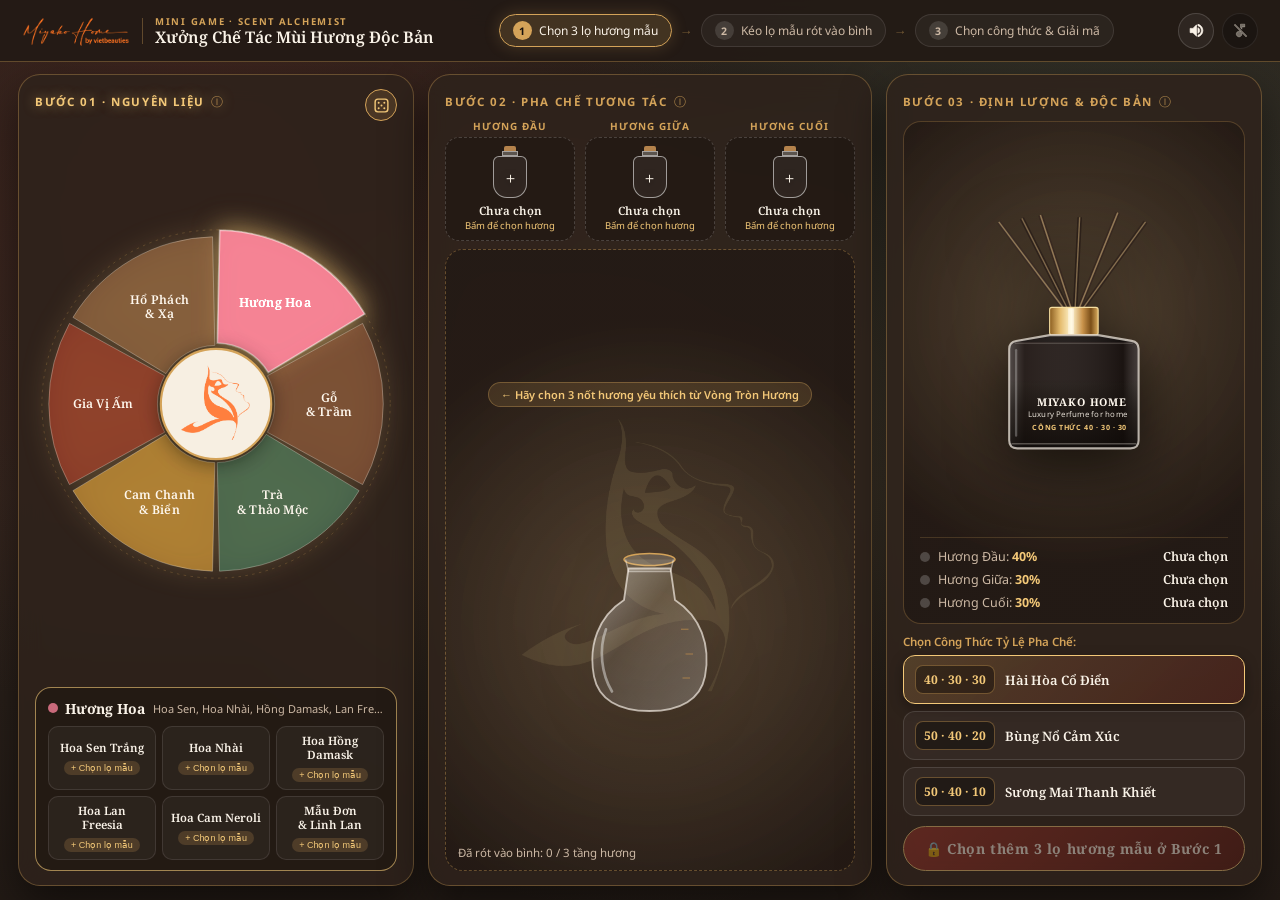
<file: bespoke-scent.html>
<!doctype html>
<html lang="vi">
  <head>
    <meta charset="UTF-8" />
    <meta name="viewport" content="width=device-width,initial-scale=1" />
    <title>Xưởng Giả Kim Mùi Hương — Miyako Home Mini Game</title>
    <meta
      name="description"
      content="Mini game pha chế mùi hương Miyako Home: Chọn nốt hương từ Vòng Tròn Hương, kéo thả lọ hương mẫu vào bình pha chế theo công thức và giải mã tính cách của bạn."
    />
    <link rel="icon" type="image/png" href="assets/logo-miyako.png" />
    <link rel="preconnect" href="https://fonts.googleapis.com" />
    <link rel="preconnect" href="https://fonts.gstatic.com" crossorigin />
    <link
      href="https://fonts.googleapis.com/css2?family=Noto+Sans:ital,wght@0,300;0,400;0,500;0,600;0,700;1,400&family=Noto+Serif:ital,wght@0,400;0,600;0,700;1,400;1,600&display=swap"
      rel="stylesheet"
    />
    <link rel="stylesheet" href="css/bespoke-scent.css" />
  </head>
  <body>
    <div class="game-viewport">
      <!-- Top Game HUD Bar -->
      <header class="game-hud">
        <a
          class="hud-brand"
          href="index.html"
          aria-label="Miyako Home — về trang chủ"
        >
          <img
            src="assets/images/custom-01.webp"
            alt="Logo Miyako Home"
            width="2172"
            height="724"
            decoding="async"
          />
          <span class="hud-divider" aria-hidden="true"></span>
          <div class="hud-title-wrap">
            <span class="hud-badge">MINI GAME · SCENT ALCHEMIST</span>
            <h1>Xưởng Chế Tác Mùi Hương Độc Bản</h1>
          </div>
        </a>

        <!-- Quest Steps Indicator -->
        <div class="hud-quests" aria-label="Tiến trình chơi">
          <div id="quest-1" class="quest-step active">
            <span class="quest-num">1</span>
            <span>Chọn 3 lọ hương mẫu</span>
          </div>
          <span class="quest-arrow" aria-hidden="true">→</span>
          <div id="quest-2" class="quest-step">
            <span class="quest-num">2</span>
            <span>Kéo lọ mẫu rót vào bình</span>
          </div>
          <span class="quest-arrow" aria-hidden="true">→</span>
          <div id="quest-3" class="quest-step">
            <span class="quest-num">3</span>
            <span>Chọn công thức &amp; Giải mã</span>
          </div>
        </div>

        <div class="hud-actions">
          <button
            id="sound-toggle-btn"
            class="hud-btn-ghost hud-btn-icon"
            type="button"
            aria-pressed="true"
            aria-label="Bật / Tắt hiệu ứng âm thanh"
            title="Bật / Tắt hiệu ứng âm thanh"
          >
            <svg viewBox="0 0 24 24" aria-hidden="true">
              <path
                d="M3 9v6h4l5 5V4L7 9H3zm13.5 3c0-1.77-1.02-3.29-2.5-4.03v8.05c1.48-.73 2.5-2.25 2.5-4.02zM14 3.23v2.06c2.89.86 5 3.54 5 6.71s-2.11 5.85-5 6.71v2.06c4.01-.91 7-4.49 7-8.77s-2.99-7.86-7-8.77z"
              />
            </svg>
          </button>
          <button
            id="music-toggle-btn"
            class="hud-btn-ghost hud-btn-icon"
            type="button"
            aria-pressed="true"
            aria-label="Bật / Tắt nhạc nền"
            title="Bật / Tắt nhạc nền"
          >
            <svg viewBox="0 0 24 24" aria-hidden="true">
              <path
                d="M12 3v10.55c-.59-.34-1.27-.55-2-.55-2.21 0-4 1.79-4 4s1.79 4 4 4 4-1.79 4-4V7h4V3h-6z"
              />
            </svg>
          </button>
        </div>
      </header>

      <!-- 3-Column Fixed Game Arena -->
      <main class="game-arena" aria-label="Bàn pha chế mùi hương 3 cột">
        <!-- ================================================================
             COLUMN 1: KHÁM PHÁ VÒNG HƯƠNG (FRAGRANCE WHEEL & NOTE PICKER)
             ================================================================ -->
        <section
          class="arena-col col-wheel"
          aria-label="Cột 1: Khám phá vòng hương"
        >
          <div class="col-head-row">
            <div class="col-head">
              <span class="col-step-tag">BƯỚC 01 · NGUYÊN LIỆU</span>
              <p>
                Chạm vào vòng tròn để mở nhóm hương, bấm chọn 3 mùi hương bạn yêu
                thích.
              </p>
            </div>
            <button
              id="random-spin-btn"
              class="hud-btn-gold col-random-btn"
              type="button"
              aria-label="Chọn ngẫu nhiên 3 lọ hương mẫu"
              title="Chọn ngẫu nhiên 3 lọ hương mẫu"
            >
              <svg viewBox="0 0 24 24" aria-hidden="true">
                <rect
                  x="3"
                  y="3"
                  width="18"
                  height="18"
                  rx="4"
                  fill="none"
                  stroke="currentColor"
                  stroke-width="2"
                />
                <circle cx="8" cy="8" r="1.4" fill="currentColor" />
                <circle cx="16" cy="8" r="1.4" fill="currentColor" />
                <circle cx="12" cy="12" r="1.4" fill="currentColor" />
                <circle cx="8" cy="16" r="1.4" fill="currentColor" />
                <circle cx="16" cy="16" r="1.4" fill="currentColor" />
              </svg>
            </button>
          </div>

          <!-- Interactive SVG Fragrance Wheel -->
          <div class="wheel-box" id="wheel-box">
            <div
              id="wheel-hover-card"
              class="wheel-hover-card"
              aria-hidden="true"
            >
              <div id="wheel-hover-title" class="wheel-hover-title"></div>
              <div id="wheel-hover-desc" class="wheel-hover-desc"></div>
            </div>
            <svg
              id="fragrance-wheel-svg"
              class="fragrance-wheel-svg"
              viewBox="0 0 420 420"
              aria-label="Vòng tròn 6 nhóm hương"
            ></svg>
          </div>

          <!-- Sub-notes Shelf of Selected Family -->
          <div class="family-shelf">
            <div class="shelf-header">
              <div class="shelf-title">
                <span id="family-dot" class="family-dot"></span>
                <strong id="family-name">Hương Hoa (Floral)</strong>
              </div>
              <span id="family-desc" class="shelf-desc"
                >Mềm mại, lãng mạn &amp; tinh tế</span
              >
            </div>
            <div id="notes-grid" class="shelf-notes-grid"></div>
          </div>

          <!-- Wordless Visual Gesture Tutorial: Step 1 (Tap Wheel -> Tap Note) -->
          <div
            id="tutorial-step1-overlay"
            class="gesture-tutorial-overlay"
            aria-hidden="true"
            hidden
          >
            <svg class="gesture-trail-svg" width="100%" height="100%">
              <path
                id="tutorial-step1-path"
                class="gesture-trail-path"
                d=""
                fill="none"
              />
            </svg>
            <span class="gesture-ripple gesture-ripple-s1a"></span>
            <span class="gesture-ripple gesture-ripple-s1b"></span>
            <div class="gesture-hand gesture-hand-step1">
              <svg viewBox="0 0 36 36" fill="none" aria-hidden="true">
                <path
                  d="M15 4.5a2.2 2.2 0 0 1 4.4 0v10.2h1.2a2.1 2.1 0 0 1 2.1 2.1v.9h1a2.1 2.1 0 0 1 2.1 2.1v1.2h.7a2 2 0 0 1 2 2v4.2c0 3.7-2.8 6.8-6.6 6.8h-5.3c-2.6 0-5-1.4-6.3-3.7l-3.4-5.9a2.1 2.1 0 0 1 3.3-2.5l2.8 2.6V4.5Z"
                  fill="#fff8ee"
                  stroke="#6b241d"
                  stroke-width="1.8"
                  stroke-linejoin="round"
                />
              </svg>
            </div>
          </div>
        </section>

        <!-- ================================================================
             COLUMN 2: BÀN GIẢ KIM — KÉO THẢ LỌ HƯƠNG MẪU VÀO LỌ PHA CHẾ
             ================================================================ -->
        <section
          class="arena-col col-alchemy"
          aria-label="Cột 2: Bàn pha chế kéo thả"
        >
          <div class="col-head">
            <span class="col-step-tag">BƯỚC 02 · PHA CHẾ TƯƠNG TÁC</span>
            <p id="alchemy-instruction">
              Dùng chuột <strong>kéo từng lọ hương mẫu</strong> bên dưới thả vào
              miệng <strong>Bình Pha Chế</strong> (hoặc bấm trực tiếp vào lọ mẫu
              để rót).
            </p>
          </div>

          <!-- Floating Discard Zone (appears above vials tray when dragging a vial) -->
          <div
            id="vial-discard-zone"
            class="vial-discard-zone"
            hidden
            aria-hidden="true"
          >
            <span class="discard-zone-icon" aria-hidden="true">↑</span>
            <span id="vial-discard-text" class="discard-zone-text"
              >Kéo lên trên để bỏ hương này</span
            >
          </div>

          <!-- Sample Vials Tray (3 Picked Vials to Drag) -->
          <div class="vials-tray" aria-label="Khay 3 lọ hương mẫu đã chọn">
            <!-- Vial Slot 1: Top Note -->
            <div class="vial-slot-wrap" data-slot="top">
              <span class="vial-role-label">Hương Đầu</span>
              <div
                id="vial-top"
                class="sample-vial empty"
                draggable="false"
                data-layer="top"
                role="button"
                tabindex="0"
                aria-label="Lọ mẫu Hương Đầu"
              >
                <div class="vial-bottle-graphic">
                  <div class="vial-cork"></div>
                  <div class="vial-neck"></div>
                  <div class="vial-body">
                    <div class="vial-liquid" id="vial-liquid-top"></div>
                    <span class="vial-icon" id="vial-icon-top">＋</span>
                  </div>
                </div>
                <span class="vial-name" id="vial-name-top">Chưa chọn</span>
                <span class="vial-status" id="vial-status-top"
                  >Bấm để chọn hương</span
                >
              </div>
            </div>

            <!-- Vial Slot 2: Heart Note -->
            <div class="vial-slot-wrap" data-slot="heart">
              <span class="vial-role-label">Hương Giữa</span>
              <div
                id="vial-heart"
                class="sample-vial empty"
                draggable="false"
                data-layer="heart"
                role="button"
                tabindex="0"
                aria-label="Lọ mẫu Hương Giữa"
              >
                <div class="vial-bottle-graphic">
                  <div class="vial-cork"></div>
                  <div class="vial-neck"></div>
                  <div class="vial-body">
                    <div class="vial-liquid" id="vial-liquid-heart"></div>
                    <span class="vial-icon" id="vial-icon-heart">＋</span>
                  </div>
                </div>
                <span class="vial-name" id="vial-name-heart">Chưa chọn</span>
                <span class="vial-status" id="vial-status-heart"
                  >Bấm để chọn hương</span
                >
              </div>
            </div>

            <!-- Vial Slot 3: Base Note -->
            <div class="vial-slot-wrap" data-slot="base">
              <span class="vial-role-label">Hương Cuối</span>
              <div
                id="vial-base"
                class="sample-vial empty"
                draggable="false"
                data-layer="base"
                role="button"
                tabindex="0"
                aria-label="Lọ mẫu Hương Cuối"
              >
                <div class="vial-bottle-graphic">
                  <div class="vial-cork"></div>
                  <div class="vial-neck"></div>
                  <div class="vial-body">
                    <div class="vial-liquid" id="vial-liquid-base"></div>
                    <span class="vial-icon" id="vial-icon-base">＋</span>
                  </div>
                </div>
                <span class="vial-name" id="vial-name-base">Chưa chọn</span>
                <span class="vial-status" id="vial-status-base"
                  >Bấm để chọn hương</span
                >
              </div>
            </div>
          </div>

          <!-- Central Mixing Cauldron / Alchemy Vessel Dropzone -->
          <div
            id="alchemy-dropzone"
            class="alchemy-dropzone"
            aria-label="Vùng thả lọ hương mẫu để pha chế"
          >
            <!-- Watermark Miyako Logo in Background -->
            <div class="dropzone-bg-watermark" aria-hidden="true">
              <img
                src="assets/logo-miyako.png"
                alt=""
                class="dropzone-watermark-img"
              />
            </div>
            <div class="dropzone-ring" aria-hidden="true"></div>
            <div class="dropzone-hint-pill" id="dropzone-hint">
              ⬇ Kéo thả lọ hương mẫu vào đây để rót
            </div>

            <!-- Animated Pouring Vial (Appears during pour animation) -->
            <div
              id="pouring-actor"
              class="pouring-actor"
              hidden
              aria-hidden="true"
            >
              <div class="pouring-vial-body">
                <div id="pouring-vial-liquid" class="pouring-vial-liquid"></div>
              </div>
              <div id="pouring-stream" class="pouring-stream"></div>
            </div>

            <!-- Floating Aroma Particles Container -->
            <div
              id="aroma-particles"
              class="aroma-particles"
              aria-hidden="true"
            ></div>

            <!-- Magic Alchemy Circle & Shockwave Aura (Active during shaking) -->
            <div class="alchemy-magic-stage" aria-hidden="true">
              <svg
                class="magic-rune-ring"
                viewBox="0 0 240 240"
                fill="none"
                xmlns="http://www.w3.org/2000/svg"
              >
                <circle
                  cx="120"
                  cy="120"
                  r="108"
                  stroke="rgba(243, 200, 120, 0.55)"
                  stroke-width="1.2"
                  stroke-dasharray="6 4"
                />
                <circle
                  cx="120"
                  cy="120"
                  r="92"
                  stroke="rgba(212, 163, 89, 0.45)"
                  stroke-width="1"
                />
                <polygon
                  points="120,24 203,168 37,168"
                  stroke="rgba(243, 200, 120, 0.4)"
                  stroke-width="1"
                  fill="none"
                />
                <polygon
                  points="120,216 203,72 37,72"
                  stroke="rgba(243, 200, 120, 0.4)"
                  stroke-width="1"
                  fill="none"
                />
                <circle cx="120" cy="24" r="4" fill="#f3c878" />
                <circle cx="203" cy="168" r="4" fill="#f3c878" />
                <circle cx="37" cy="168" r="4" fill="#f3c878" />
                <circle cx="120" cy="216" r="4" fill="#f3c878" />
                <circle cx="203" cy="72" r="4" fill="#f3c878" />
                <circle cx="37" cy="72" r="4" fill="#f3c878" />
              </svg>
              <div class="magic-shockwave"></div>
              <div class="magic-core-glow"></div>
            </div>

            <!-- Magic Alchemy Circle & Shockwave Aura (Active during shaking) -->
            <div class="alchemy-magic-stage" aria-hidden="true">
              <svg
                class="magic-rune-ring"
                viewBox="0 0 240 240"
                fill="none"
                xmlns="http://www.w3.org/2000/svg"
              >
                <circle
                  cx="120"
                  cy="120"
                  r="108"
                  stroke="rgba(243, 200, 120, 0.55)"
                  stroke-width="1.2"
                  stroke-dasharray="6 4"
                />
                <circle
                  cx="120"
                  cy="120"
                  r="92"
                  stroke="rgba(212, 163, 89, 0.45)"
                  stroke-width="1"
                />
                <polygon
                  points="120,24 203,168 37,168"
                  stroke="rgba(243, 200, 120, 0.4)"
                  stroke-width="1"
                  fill="none"
                />
                <polygon
                  points="120,216 203,72 37,72"
                  stroke="rgba(243, 200, 120, 0.4)"
                  stroke-width="1"
                  fill="none"
                />
                <circle cx="120" cy="24" r="4" fill="#f3c878" />
                <circle cx="203" cy="168" r="4" fill="#f3c878" />
                <circle cx="37" cy="168" r="4" fill="#f3c878" />
                <circle cx="120" cy="216" r="4" fill="#f3c878" />
                <circle cx="203" cy="72" r="4" fill="#f3c878" />
                <circle cx="37" cy="72" r="4" fill="#f3c878" />
              </svg>
              <div class="magic-shockwave"></div>
              <div class="magic-core-glow"></div>
            </div>

            <!-- Central Mixing Flask SVG -->
            <svg
              id="mixing-flask-svg"
              class="mixing-flask-svg"
              viewBox="0 0 220 260"
              aria-label="Bình pha chế trung tâm"
            >
              <defs>
                <clipPath id="flask-clip">
                  <path
                    d="M82 54 L138 54 L144 96 C178 118 192 156 184 198 C178 228 152 244 110 244 C68 244 42 228 36 198 C28 156 42 118 76 96 Z"
                  />
                </clipPath>
                <linearGradient id="glass-shine" x1="0" y1="0" x2="1" y2="1">
                  <stop offset="0%" stop-color="rgba(255,255,255,0.38)" />
                  <stop offset="40%" stop-color="rgba(255,255,255,0.05)" />
                  <stop offset="100%" stop-color="rgba(255,255,255,0.2)" />
                </linearGradient>
              </defs>

              <!-- Flask Rim & Funnel Neck -->
              <ellipse
                cx="110"
                cy="42"
                rx="34"
                ry="8"
                fill="rgba(255,248,238,0.18)"
                stroke="#d4a359"
                stroke-width="2"
              />
              <path
                d="M78 42 L82 58 L138 58 L142 42"
                fill="rgba(255,248,238,0.1)"
                stroke="rgba(255,248,238,0.45)"
                stroke-width="1.8"
              />

              <!-- Liquid Layers Inside Flask -->
              <g clip-path="url(#flask-clip)">
                <rect
                  x="20"
                  y="50"
                  width="180"
                  height="200"
                  fill="rgba(255,248,238,0.04)"
                />
                <!-- Top Note Liquid (Upper layer) -->
                <rect
                  id="flask-layer-top"
                  x="20"
                  y="244"
                  width="180"
                  height="0"
                  fill="#d49b38"
                  fill-opacity="0.82"
                />
                <!-- Heart Note Liquid (Middle layer) -->
                <rect
                  id="flask-layer-heart"
                  x="20"
                  y="244"
                  width="180"
                  height="0"
                  fill="#c96a7b"
                  fill-opacity="0.86"
                />
                <!-- Base Note Liquid (Bottom layer) -->
                <rect
                  id="flask-layer-base"
                  x="20"
                  y="244"
                  width="180"
                  height="0"
                  fill="#8c583a"
                  fill-opacity="0.9"
                />
                <!-- Liquid Meniscus / Wave Highlight -->
                <ellipse
                  id="flask-meniscus"
                  cx="110"
                  cy="244"
                  rx="68"
                  ry="6"
                  fill="rgba(255,255,255,0.32)"
                  opacity="0"
                />
              </g>

              <!-- Flask Outer Glass Contour -->
              <path
                d="M82 54 L138 54 L144 96 C178 118 192 156 184 198 C178 228 152 244 110 244 C68 244 42 228 36 198 C28 156 42 118 76 96 Z"
                fill="url(#glass-shine)"
                stroke="rgba(255,248,238,0.65)"
                stroke-width="2.4"
              />

              <!-- Glass Reflection Arc -->
              <path
                d="M52 135 C42 162 46 195 60 218"
                fill="none"
                stroke="rgba(255,255,255,0.42)"
                stroke-width="3.5"
                stroke-linecap="round"
              />

              <!-- Measurement Ticks on Flask -->
              <line
                x1="152"
                y1="135"
                x2="162"
                y2="135"
                stroke="rgba(201,147,75,0.6)"
                stroke-width="1.5"
              />
              <line
                x1="158"
                y1="168"
                x2="168"
                y2="168"
                stroke="rgba(201,147,75,0.6)"
                stroke-width="1.5"
              />
              <line
                x1="154"
                y1="200"
                x2="164"
                y2="200"
                stroke="rgba(201,147,75,0.6)"
                stroke-width="1.5"
              />
            </svg>

            <div class="pour-progress-bar">
              <span id="pour-status-text"
                >Đã rót vào bình: 0 / 3 tầng hương</span
              >
              <button
                id="quick-pour-all-btn"
                type="button"
                class="quick-pour-btn"
                hidden
              >
                ⚡ Rót nhanh tất cả
              </button>
            </div>
          </div>

          <!-- Wordless Visual Gesture Tutorial: Step 2 (Drag Vial -> Drop into Flask) -->
          <div
            id="tutorial-step2-overlay"
            class="gesture-tutorial-overlay"
            aria-hidden="true"
            hidden
          >
            <span class="gesture-ripple gesture-ripple-s2-start"></span>
            <span class="gesture-ripple gesture-ripple-s2-end"></span>
            <div class="gesture-hand gesture-hand-step2">
              <span class="gesture-ghost-vial"></span>
              <svg viewBox="0 0 36 36" fill="none" aria-hidden="true">
                <path
                  d="M11.5 14.5a2 2 0 0 1 4 0v2.5h.5v-3.2a2 2 0 0 1 4 0V17h.5v-2.7a2 2 0 0 1 4 0v3.2h.5v-1.7a1.9 1.9 0 0 1 3.8 0v6.7c0 4.4-3.3 7.8-7.7 7.8h-4.6c-3 0-5.7-1.6-7.1-4.3l-2.3-4.6a2.1 2.1 0 0 1 3.6-2.1l.8 1.2v-6Z"
                  fill="#fff8ee"
                  stroke="#6b241d"
                  stroke-width="1.8"
                  stroke-linejoin="round"
                />
                <path
                  d="M15.5 14.5v4.5M20 14.2v4.8M24.5 15v4"
                  stroke="#6b241d"
                  stroke-width="1.4"
                  stroke-linecap="round"
                />
              </svg>
            </div>
          </div>
        </section>

        <!-- ================================================================
             COLUMN 3: BÌNH HƯƠNG ĐỘC BẢN & 3 CÔNG THỨC PHA
             ================================================================ -->
        <section
          class="arena-col col-bespoke"
          aria-label="Cột 3: Bình hương độc bản và công thức"
        >
          <div class="col-head">
            <span class="col-step-tag">BƯỚC 03 · ĐỊNH LƯỢNG &amp; ĐỘC BẢN</span>
            <p>
              Chọn 1 trong 3 công thức tỷ lệ pha chế cho bình hương độc bản của
              bạn.
            </p>
          </div>

          <!-- Finished Bespoke Bottle Preview (Large Bottle on Top, Info Below) -->
          <div class="bespoke-bottle-card">
            <div class="bespoke-bottle-stage">
              <svg
                id="final-bottle-svg"
                class="final-bottle-svg"
                viewBox="20 4 140 212"
                aria-label="Bình thành phẩm Miyako Home"
              >
                <defs>
                  <!-- Square sloped-shoulder bottle clip path -->
                  <clipPath id="final-bottle-clip">
                    <path
                      d="M 69 114 L 40 119 Q 34 120 34 126 L 34 205 Q 34 212 41 212 L 139 212 Q 146 212 146 205 L 146 126 Q 146 120 140 119 L 111 114 Z"
                    />
                  </clipPath>

                  <!-- Metallic Gold Collar Gradient -->
                  <linearGradient
                    id="collar-gold-grad"
                    x1="0"
                    y1="0"
                    x2="1"
                    y2="0"
                  >
                    <stop offset="0%" stop-color="#8c5e20" />
                    <stop offset="22%" stop-color="#e5bc6f" />
                    <stop offset="45%" stop-color="#fff4ce" />
                    <stop offset="68%" stop-color="#c9934b" />
                    <stop offset="85%" stop-color="#7a4e18" />
                    <stop offset="100%" stop-color="#d8ab5e" />
                  </linearGradient>

                  <!-- Bottle 3D Glass Highlight Gradient -->
                  <linearGradient
                    id="bottle-glass-sheen"
                    x1="0"
                    y1="0"
                    x2="1"
                    y2="0"
                  >
                    <stop offset="0%" stop-color="rgba(255,255,255,0.22)" />
                    <stop offset="12%" stop-color="rgba(255,255,255,0.03)" />
                    <stop offset="88%" stop-color="rgba(0,0,0,0.22)" />
                    <stop offset="100%" stop-color="rgba(255,255,255,0.16)" />
                  </linearGradient>

                  <!-- Bottom Readability Vignette for Silkscreen Text -->
                  <linearGradient
                    id="bottle-text-scrim"
                    x1="0"
                    y1="0"
                    x2="0"
                    y2="1"
                  >
                    <stop offset="0%" stop-color="rgba(16,11,8,0)" />
                    <stop offset="45%" stop-color="rgba(16,11,8,0.48)" />
                    <stop offset="100%" stop-color="rgba(12,8,6,0.78)" />
                  </linearGradient>
                </defs>

                <!-- 6 Fanning Diffuser Reed Sticks (Matching Reference Photo) -->
                <g class="diffuser-reeds" stroke-linecap="butt">
                  <line
                    x1="82"
                    y1="92"
                    x2="25"
                    y2="16"
                    stroke="#3a2c24"
                    stroke-width="4"
                  />
                  <line
                    x1="82"
                    y1="92"
                    x2="25"
                    y2="16"
                    stroke="rgba(235, 200, 140, 0.48)"
                    stroke-width="1.3"
                  />

                  <line
                    x1="85"
                    y1="92"
                    x2="45"
                    y2="13"
                    stroke="#2e221b"
                    stroke-width="4"
                  />
                  <line
                    x1="85"
                    y1="92"
                    x2="45"
                    y2="13"
                    stroke="rgba(235, 200, 140, 0.42)"
                    stroke-width="1.2"
                  />

                  <line
                    x1="88"
                    y1="92"
                    x2="61"
                    y2="10"
                    stroke="#382920"
                    stroke-width="4"
                  />
                  <line
                    x1="88"
                    y1="92"
                    x2="61"
                    y2="10"
                    stroke="rgba(235, 200, 140, 0.5)"
                    stroke-width="1.3"
                  />

                  <line
                    x1="91"
                    y1="92"
                    x2="95"
                    y2="12"
                    stroke="#2c2019"
                    stroke-width="4"
                  />
                  <line
                    x1="91"
                    y1="92"
                    x2="95"
                    y2="12"
                    stroke="rgba(235, 200, 140, 0.45)"
                    stroke-width="1.2"
                  />

                  <line
                    x1="94"
                    y1="92"
                    x2="128"
                    y2="8"
                    stroke="#382920"
                    stroke-width="4"
                  />
                  <line
                    x1="94"
                    y1="92"
                    x2="128"
                    y2="8"
                    stroke="rgba(235, 200, 140, 0.5)"
                    stroke-width="1.3"
                  />

                  <line
                    x1="97"
                    y1="92"
                    x2="152"
                    y2="16"
                    stroke="#32251d"
                    stroke-width="4"
                  />
                  <line
                    x1="97"
                    y1="92"
                    x2="152"
                    y2="16"
                    stroke="rgba(235, 200, 140, 0.45)"
                    stroke-width="1.2"
                  />
                </g>

                <!-- Tall Cylindrical Metallic Gold Collar -->
                <rect
                  x="69"
                  y="90"
                  width="42"
                  height="24"
                  rx="2"
                  fill="url(#collar-gold-grad)"
                  stroke="#f7dfa0"
                  stroke-width="0.9"
                />
                <!-- Vertical Specular Reflection on Gold Collar -->
                <rect
                  x="85"
                  y="91"
                  width="5"
                  height="22"
                  fill="rgba(255,255,255,0.45)"
                />
                <line
                  x1="69"
                  y1="114"
                  x2="111"
                  y2="114"
                  stroke="#5e3b10"
                  stroke-width="1.2"
                />

                <!-- Dynamic Ratio Liquid Layers Inside Square Bottle -->
                <g clip-path="url(#final-bottle-clip)">
                  <!-- Matte Dark Glass Base Fill -->
                  <rect x="34" y="114" width="112" height="98" fill="#1a1412" />
                  <!-- Top Note Layer -->
                  <rect
                    id="final-liquid-top"
                    x="34"
                    y="120"
                    width="112"
                    height="35"
                    fill="#3a2b22"
                    fill-opacity="0.25"
                  />
                  <!-- Heart Note Layer -->
                  <rect
                    id="final-liquid-heart"
                    x="34"
                    y="155"
                    width="112"
                    height="26"
                    fill="#3a2b22"
                    fill-opacity="0.3"
                  />
                  <!-- Base Note Layer -->
                  <rect
                    id="final-liquid-base"
                    x="34"
                    y="181"
                    width="112"
                    height="27"
                    fill="#3a2b22"
                    fill-opacity="0.35"
                  />

                  <!-- 3D Glass Edge Shading & Scrim for Printed Text -->
                  <rect
                    x="34"
                    y="114"
                    width="112"
                    height="98"
                    fill="url(#bottle-glass-sheen)"
                  />
                  <rect
                    x="34"
                    y="152"
                    width="112"
                    height="60"
                    fill="url(#bottle-text-scrim)"
                  />
                  <!-- Heavy Glass Bottom Base Highlight -->
                  <line
                    x1="36"
                    y1="208"
                    x2="144"
                    y2="208"
                    stroke="rgba(255,248,238,0.28)"
                    stroke-width="1.5"
                  />
                </g>

                <!-- Square Sloped-Shoulder Bottle Outer Glass Contour -->
                <path
                  d="M 69 114 L 40 119 Q 34 120 34 126 L 34 205 Q 34 212 41 212 L 139 212 Q 146 212 146 205 L 146 126 Q 146 120 140 119 L 111 114 Z"
                  fill="none"
                  stroke="rgba(255,248,238,0.68)"
                  stroke-width="1.8"
                  stroke-linejoin="round"
                />
                <!-- Subtle Shoulder Rim Highlight -->
                <path
                  d="M 39 121 L 141 121"
                  stroke="rgba(255,248,238,0.22)"
                  stroke-width="1"
                />
                <!-- Left Vertical Specular Highlight -->
                <line
                  x1="40"
                  y1="127"
                  x2="40"
                  y2="201"
                  stroke="rgba(255,255,255,0.26)"
                  stroke-width="2"
                  stroke-linecap="round"
                />

                <!-- Direct Silk-Screen Typography on Lower Bottle Face -->
                <text
                  id="final-bottle-owner"
                  x="136"
                  y="175"
                  class="final-label-main"
                >
                  MIYAKO HOME
                </text>
                <text x="136" y="185" class="final-label-small">
                  Luxury Perfume for home
                </text>
                <text
                  id="final-bottle-ratio"
                  x="136"
                  y="196"
                  class="final-label-ratio"
                >
                  CÔNG THỨC 40 · 30 · 30
                </text>
              </svg>
            </div>

            <!-- Ratio Breakdown Legend Below Bottle -->
            <div class="bespoke-ratio-bars">
              <div class="ratio-bar-row">
                <span class="ratio-dot" id="ratio-dot-top"></span>
                <span class="ratio-label"
                  >Hương Đầu: <strong id="ratio-val-top">40%</strong></span
                >
                <span class="ratio-note-tag" id="ratio-note-top">—</span>
              </div>
              <div class="ratio-bar-row">
                <span class="ratio-dot" id="ratio-dot-heart"></span>
                <span class="ratio-label"
                  >Hương Giữa: <strong id="ratio-val-heart">30%</strong></span
                >
                <span class="ratio-note-tag" id="ratio-note-heart">—</span>
              </div>
              <div class="ratio-bar-row">
                <span class="ratio-dot" id="ratio-dot-base"></span>
                <span class="ratio-label"
                  >Hương Cuối: <strong id="ratio-val-base">30%</strong></span
                >
                <span class="ratio-note-tag" id="ratio-note-base">—</span>
              </div>
            </div>
          </div>

          <!-- 3 Blending Formulas Selector (40-30-30, 50-40-20, 50-40-10) -->
          <div class="formula-selector-group">
            <label class="group-title">Chọn Công Thức Tỷ Lệ Pha Chế:</label>
            <div
              class="formula-cards"
              role="radiogroup"
              aria-label="3 công thức pha chế"
            >
              <button
                type="button"
                class="formula-recipe-btn active"
                data-formula="40-30-30"
                data-top="40"
                data-heart="30"
                data-base="30"
              >
                <span class="recipe-ratio">40 · 30 · 30</span>
                <span class="recipe-name">Hài Hòa Cổ Điển</span>
                <span class="recipe-desc"
                  >Đầu 40 · Giữa 30 · Cuối 30 — Lưu hương trầm ổn, tròn vị</span
                >
              </button>

              <button
                type="button"
                class="formula-recipe-btn"
                data-formula="50-40-20"
                data-top="50"
                data-heart="40"
                data-base="20"
              >
                <span class="recipe-ratio">50 · 40 · 20</span>
                <span class="recipe-name">Bùng Nổ Cảm Xúc</span>
                <span class="recipe-desc"
                  >Đầu 50 · Giữa 40 · Cuối 20 — Tươi sáng, giàu năng lượng</span
                >
              </button>

              <button
                type="button"
                class="formula-recipe-btn"
                data-formula="50-40-10"
                data-top="50"
                data-heart="40"
                data-base="10"
              >
                <span class="recipe-ratio">50 · 40 · 10</span>
                <span class="recipe-name">Sương Mai Thanh Khiết</span>
                <span class="recipe-desc"
                  >Đầu 50 · Giữa 40 · Cuối 10 — Nhẹ nhàng, thanh thoát</span
                >
              </button>
            </div>
          </div>

          <!-- Final Craft Trigger -->
          <div class="bespoke-footer-controls">
            <button
              id="craft-btn"
              class="craft-submit-btn"
              type="button"
              disabled
            >
              🔒 Chọn &amp; Rót 3 Lọ Hương Để Giải Mã
            </button>
          </div>
        </section>
      </main>
    </div>

    <!-- Mobile Fullscreen Magic Brewing Overlay (<= 1024px) -->
    <div
      id="mobile-brew-overlay"
      class="mobile-brew-overlay"
      role="status"
      aria-live="polite"
      hidden
    >
      <div class="mobile-brew-card">
        <span class="mobile-brew-kicker">✦ NGHI THỨC GIẢ KIM MIYAKO HOME ✦</span>
        <div class="mobile-brew-stage">
          <div class="dropzone-bg-watermark" aria-hidden="true">
            <img
              src="assets/logo-miyako.png"
              alt=""
              class="dropzone-watermark-img"
            />
          </div>
          <div class="alchemy-magic-stage" aria-hidden="true">
            <svg
              class="magic-rune-ring"
              viewBox="0 0 240 240"
              fill="none"
              xmlns="http://www.w3.org/2000/svg"
            >
              <circle
                cx="120"
                cy="120"
                r="108"
                stroke="rgba(243, 200, 120, 0.55)"
                stroke-width="1.2"
                stroke-dasharray="6 4"
              />
              <circle
                cx="120"
                cy="120"
                r="92"
                stroke="rgba(212, 163, 89, 0.45)"
                stroke-width="1"
              />
              <polygon
                points="120,24 203,168 37,168"
                stroke="rgba(243, 200, 120, 0.4)"
                stroke-width="1"
                fill="none"
              />
              <polygon
                points="120,216 203,72 37,72"
                stroke="rgba(243, 200, 120, 0.4)"
                stroke-width="1"
                fill="none"
              />
              <circle cx="120" cy="24" r="4" fill="#f3c878" />
              <circle cx="203" cy="168" r="4" fill="#f3c878" />
              <circle cx="37" cy="168" r="4" fill="#f3c878" />
              <circle cx="120" cy="216" r="4" fill="#f3c878" />
              <circle cx="203" cy="72" r="4" fill="#f3c878" />
              <circle cx="37" cy="72" r="4" fill="#f3c878" />
            </svg>
            <div class="magic-shockwave"></div>
            <div class="magic-core-glow"></div>
          </div>

          <div
            id="mobile-brew-particles"
            class="aroma-particles"
            aria-hidden="true"
          ></div>

          <svg
            id="mobile-brew-flask-svg"
            class="mixing-flask-svg"
            viewBox="0 0 220 260"
            aria-label="Bình pha chế giả kim"
          >
            <defs>
              <clipPath id="mobile-flask-clip">
                <path
                  d="M82 54 L138 54 L144 96 C178 118 192 156 184 198 C178 228 152 244 110 244 C68 244 42 228 36 198 C28 156 42 118 76 96 Z"
                />
              </clipPath>
              <linearGradient
                id="mobile-glass-shine"
                x1="0"
                y1="0"
                x2="1"
                y2="1"
              >
                <stop offset="0%" stop-color="rgba(255,255,255,0.38)" />
                <stop offset="40%" stop-color="rgba(255,255,255,0.05)" />
                <stop offset="100%" stop-color="rgba(255,255,255,0.2)" />
              </linearGradient>
            </defs>

            <ellipse
              cx="110"
              cy="42"
              rx="34"
              ry="8"
              fill="rgba(255,248,238,0.18)"
              stroke="#d4a359"
              stroke-width="2"
            />
            <path
              d="M78 42 L82 58 L138 58 L142 42"
              fill="rgba(255,248,238,0.1)"
              stroke="rgba(255,248,238,0.45)"
              stroke-width="1.8"
            />

            <g clip-path="url(#mobile-flask-clip)">
              <rect
                x="20"
                y="50"
                width="180"
                height="200"
                fill="rgba(255,248,238,0.04)"
              />
              <rect
                id="mobile-flask-layer-top"
                x="20"
                y="244"
                width="180"
                height="0"
                fill="#d49b38"
                fill-opacity="0.82"
              />
              <rect
                id="mobile-flask-layer-heart"
                x="20"
                y="244"
                width="180"
                height="0"
                fill="#c96a7b"
                fill-opacity="0.86"
              />
              <rect
                id="mobile-flask-layer-base"
                x="20"
                y="244"
                width="180"
                height="0"
                fill="#8c583a"
                fill-opacity="0.9"
              />
              <ellipse
                id="mobile-flask-meniscus"
                cx="110"
                cy="244"
                rx="68"
                ry="6"
                fill="rgba(255,255,255,0.32)"
                opacity="0"
              />
            </g>

            <path
              d="M82 54 L138 54 L144 96 C178 118 192 156 184 198 C178 228 152 244 110 244 C68 244 42 228 36 198 C28 156 42 118 76 96 Z"
              fill="url(#mobile-glass-shine)"
              stroke="rgba(255,248,238,0.65)"
              stroke-width="2.4"
            />
            <path
              d="M52 135 C42 162 46 195 60 218"
              fill="none"
              stroke="rgba(255,255,255,0.42)"
              stroke-width="3.5"
              stroke-linecap="round"
            />
            <line
              x1="152"
              y1="135"
              x2="162"
              y2="135"
              stroke="rgba(201,147,75,0.6)"
              stroke-width="1.5"
            />
            <line
              x1="158"
              y1="168"
              x2="168"
              y2="168"
              stroke="rgba(201,147,75,0.6)"
              stroke-width="1.5"
            />
            <line
              x1="154"
              y1="200"
              x2="164"
              y2="200"
              stroke="rgba(201,147,75,0.6)"
              stroke-width="1.5"
            />
          </svg>
        </div>

        <div id="mobile-brew-notes" class="mobile-brew-notes"></div>
        <div id="mobile-brew-status" class="mobile-brew-status">
          ✨ Đang kích hoạt vòng tròn giả kim &amp; lắc đều 3 tầng hương...
        </div>
      </div>
    </div>

    <!-- ====================================================================
         POP-UP MODAL: GIẢI MÃ MÙI HƯƠNG & CHÂN DUNG TÍNH CÁCH (NO PAGE SCROLL)
         ==================================================================== -->
    <div
      id="result-modal"
      class="result-modal-backdrop"
      role="dialog"
      aria-modal="true"
      aria-labelledby="result-scent-name"
      hidden
    >
      <div class="result-modal-dialog">
        <div class="modal-body-grid">
          <!-- Left: Scent Identity & Personality Analysis -->
          <div class="modal-main-col">
            <span id="modal-kicker" class="modal-kicker"
              >✦ THÀNH PHẨM GIẢ KIM &amp; CHÂN DUNG BẢN NGÃ ✦</span
            >
            <h2 id="result-scent-name" class="modal-scent-title">
              Sương Liên &amp; Giữa Đêm Sâu
            </h2>
            <p id="result-poetic-sub" class="modal-scent-sub">
              Trà Trắng (40%), Hoa Sen Trắng (30%), Trầm Hương (30%)
            </p>

            <!-- Custom Scent Naming Box (Shown when scent is not in Miyako catalog, or when user clicks rename) -->
            <div id="bespoke-naming-box" class="bespoke-naming-box" hidden>
              <div class="naming-box-header">
                <span class="naming-badge"
                  >✨ MÙI HƯƠNG ĐỘC BẢN CHƯA CÓ TRONG DANH MỤC MIYAKO HOME</span
                >
                <p class="naming-hint">
                  Sự kết hợp 3 tầng hương này là sáng tạo mới của riêng bạn! Hãy
                  đặt tên cho mùi hương độc bản này:
                </p>
              </div>
              <div class="naming-input-row">
                <input
                  id="custom-scent-name-input"
                  type="text"
                  class="naming-input"
                  maxlength="42"
                  placeholder="Nhập tên mùi hương của bạn (VD: Nguyệt Trà Đêm Thu)..."
                  aria-label="Đặt tên cho mùi hương độc bản"
                />
                <button
                  id="save-custom-name-btn"
                  type="button"
                  class="naming-save-btn"
                >
                  ✦ Đặt Tên
                </button>
              </div>
              <div class="naming-suggestions">
                <span class="suggest-label">Gợi ý nhanh:</span>
                <div id="naming-suggest-chips" class="suggest-chips"></div>
              </div>
            </div>

            <!-- Personality Archetype Box -->
            <div class="modal-persona-card">
              <div class="persona-badge-line">
                <span>BẠN LÀ AI QUA MÙI HƯƠNG NÀY?</span>
              </div>
              <h3 id="persona-title">Người Kể Chuyện Thầm Lặng</h3>
              <p id="persona-summary"></p>
            </div>

            <!-- 3 Psychological Layers -->
            <div class="modal-psych-list">
              <div class="modal-psych-item">
                <div class="psych-head">
                  <strong
                    >1. Ấn tượng đầu tiên (Hương Đầu ·
                    <span id="modal-pct-top">40%</span>)</strong
                  >
                  <span id="psych-top-note" class="psych-note-pill"></span>
                </div>
                <p id="psych-top-desc"></p>
              </div>

              <div class="modal-psych-item">
                <div class="psych-head">
                  <strong
                    >2. Thế giới nội tâm (Hương Giữa ·
                    <span id="modal-pct-heart">30%</span>)</strong
                  >
                  <span id="psych-heart-note" class="psych-note-pill"></span>
                </div>
                <p id="psych-heart-desc"></p>
              </div>

              <div class="modal-psych-item">
                <div class="psych-head">
                  <strong
                    >3. Chiều sâu bản ngã (Hương Cuối ·
                    <span id="modal-pct-base">30%</span>)</strong
                  >
                  <span id="psych-base-note" class="psych-note-pill"></span>
                </div>
                <p id="psych-base-desc"></p>
              </div>
            </div>

            <!-- Matched Product Description (fills left column space for exact product matches) -->
            <div
              id="matched-product-story-box"
              class="modal-product-story-card"
              hidden
            >
              <div class="product-story-head">
                <span class="product-story-kicker"
                  >✦ CÂU CHUYỆN &amp; MÔ TẢ SẢN PHẨM</span
                >
                <span
                  id="matched-product-story-name"
                  class="product-story-pill"
                ></span>
              </div>
              <p id="matched-product-story-desc" class="product-story-text"></p>
            </div>
          </div>

          <!-- Right: Radar Chart & Matching Real Miyako Product -->
          <div class="modal-side-col">
            <div class="modal-product-match" id="modal-product-card">
              <div class="match-status-bar">
                <span id="match-eyebrow" class="match-eyebrow"
                  >SẢN PHẨM TƯƠNG ĐỒNG TẠI MIYAKO HOME</span
                >
                <span id="match-score-badge" class="match-score-badge"
                  >Trùng khớp 92%</span
                >
              </div>
              <div class="match-row">
                <img
                  id="match-thumb"
                  class="match-img"
                  src="assets/images/custom-06.webp"
                  alt="Sản phẩm Miyako Home đồng điệu"
                />
                <div class="match-meta">
                  <h4 id="match-vessel">
                    Tinh Dầu Khuếch Tán Miyako Home – Amber Nuit
                  </h4>
                  <strong id="match-collection"
                    >BST Tinh Dầu Hương Nước Hoa</strong
                  >
                  <div id="match-price-range" class="match-price-range">
                    789.000 ₫ – 2.180.000 ₫
                  </div>
                </div>
              </div>
              <div id="match-pyramid" class="match-pyramid"></div>
              <div id="match-volumes" class="match-volumes"></div>
              <p id="match-desc" class="match-text"></p>
              <div class="match-cta-wrap">
                <a
                  id="match-product-link"
                  class="match-product-btn"
                  href="https://vietbeauties.vn/danh-muc/tinh-dau/tinh-dau-khuech-tan/?utm_source=web-bespoke&amp;utm_medium=bespoke-scent&amp;utm_campaign=branding&amp;utm_content=bio_link"
                  target="_blank"
                  rel="noopener noreferrer"
                >
                  Xem chi tiết trên Vietbeauties.vn ↗
                </a>
              </div>
            </div>

            <div class="modal-radar-box">
              <h4>Biểu Đồ 5 Chiều Khí Chất</h4>
              <svg
                id="radar-svg"
                class="radar-svg"
                viewBox="0 0 270 250"
                aria-label="Biểu đồ 5 chiều khí chất"
              ></svg>
              <div id="aura-tags" class="modal-aura-tags"></div>
            </div>
          </div>
        </div>

        <!-- Modal Footer Actions -->
        <div class="modal-footer-actions">
          <a
            id="modal-primary-action-link"
            class="modal-btn-primary"
            href="https://vietbeauties.vn/san-pham/tinh-dau-khuech-tan-custome/?utm_source=web-bespoke&amp;utm_medium=bespoke-scent&amp;utm_campaign=branding&amp;utm_content=bio_link"
            target="_blank"
            rel="noopener noreferrer"
          >
            Đặt trải nghiệm thử miễn phí ngay ↗
          </a>
          <button
            id="modal-replay-btn"
            type="button"
            class="modal-btn-secondary"
          >
            ↻ Pha Chế Lại Mùi Khác
          </button>
        </div>
      </div>
    </div>

    <script src="js/bespoke-scent.js" defer></script>
  </body>
</html>
</file>
<file: css/style.css>
@import url("https://fonts.googleapis.com/css2?family=Noto+Sans:ital,wght@0,300;0,400;0,500;0,600;0,700;1,400&family=Noto+Serif:ital,wght@0,400;0,600;0,700;1,400;1,600&display=swap");

/* -------------------------------------------------- */
/* 1. CORE THEME, TYPOGRAPHY, LAYOUT & CATALOGUE */
/* -------------------------------------------------- */
:root {
  --wine: #76251f;
  --paper: #f4eddf;
  --ink: #382820;
  --line: #b5a18c;
}
* {
  box-sizing: border-box;
}
html {
  scroll-behavior: smooth;
  scroll-padding-top: 82px;
}
body {
  margin: 0;
  color: var(--ink);
  background: var(--paper);
  font-family: Arial, sans-serif;
  font-size: 16px;
  line-height: 1.65;
}
h1,
h2,
h3,
p,
figure {
  margin: 0;
}
h1,
h2,
h3 {
  font-family: Georgia, "Times New Roman", serif;
  font-weight: 400;
  line-height: 1.18;
}
h2 {
  font-size: clamp(42px, 5.4vw, 82px);
}
h3 {
  font-size: clamp(25px, 2.7vw, 38px);
}
em {
  font-weight: 400;
}
p {
  max-width: 540px;
  margin-top: 24px;
}
a {
  color: inherit;
  text-decoration: none;
}
button {
  font: inherit;
  cursor: pointer;
  background: transparent;
  border: 1px solid currentColor;
  padding: 8px 17px;
  color: inherit;
}
button:hover {
  background: #ffffff20;
}
a:focus-visible,
button:focus-visible {
  outline: 3px solid #c78740;
  outline-offset: 5px;
}
header {
  height: 82px;
  display: flex;
  align-items: center;
  justify-content: space-between;
  padding: 0 5%;
  background: var(--paper);
  position: sticky;
  top: 0;
  z-index: 20;
  border-bottom: 1px solid #76251f26;
}
.brand {
  font-family: Georgia, serif;
  font-size: 25px;
  font-style: italic;
  line-height: 1.15;
}
.brand small {
  display: block;
  font: 10px Arial;
  letter-spacing: 3px;
  text-align: center;
  margin-top: 5px;
}
nav {
  display: flex;
  gap: 38px;
  font-size: 14px;
}
header button {
  font-size: 14px;
}
.dark {
  background: var(--wine);
  color: var(--paper);
}
.cream {
  background: var(--paper);
}
.green {
  background: #3f4931;
  color: #f7efd9;
}
.night {
  background: #211b17;
  color: #f4ebdf;
}
.hero {
  min-height: calc(100svh - 82px);
  display: grid;
  grid-template-columns: 1.1fr 1fr;
  padding: 55px 7% 45px;
  gap: 7%;
  align-items: center;
}
.hero h1 {
  font-size: clamp(80px, 10vw, 160px);
  line-height: 1.08;
  margin: 35px 0 22px;
}
.hero h1 em {
  margin-left: 15%;
}
.eyebrow,
.section-top {
  font-size: 12px;
  letter-spacing: 2px;
}
.hero p {
  font-family: Georgia, serif;
  font-size: 26px;
  line-height: 1.4;
}
.link {
  display: inline-block;
  border-bottom: 1px solid currentColor;
  padding-bottom: 8px;
  margin-top: 34px;
  font-size: 14px;
}
.number {
  display: block;
  font-size: 12px;
  letter-spacing: 2px;
  margin-top: 48px;
  opacity: 0.7;
}
.hero-art {
  max-width: 460px;
  justify-self: center;
  transform: rotate(2deg);
}
.hero-art img {
  width: 100%;
  max-height: 660px;
  object-fit: contain;
  display: block;
}
.hero-art figcaption {
  text-align: center;
  font-size: 10px;
  letter-spacing: 2px;
  margin-top: 16px;
}
.intro,
.story,
.services,
.more {
  padding: 70px 8% 100px;
}
.section-top {
  display: flex;
  justify-content: space-between;
  gap: 20px;
  padding-bottom: 30px;
  border-bottom: 1px solid #9a806455;
  margin-bottom: 65px;
}
.intro-grid {
  display: grid;
  grid-template-columns: 1.2fr 1fr;
  gap: 9%;
}
.lead {
  font-family: Georgia, serif;
  font-size: 28px;
  margin-top: 0;
}
.intro p {
  line-height: 1.9;
}
.story {
  padding-top: 65px;
}
.story h2 {
  max-width: 850px;
}
.story-text {
  max-width: 650px;
  margin: 35px 0 60px auto;
  line-height: 1.9;
}
.collection-links {
  display: grid;
  grid-template-columns: repeat(4, 1fr);
  border-top: 1px solid #ffffff50;
}
.collection-links a {
  padding: 25px 16px;
  border-right: 1px solid #ffffff50;
  font-family: Georgia, serif;
  font-size: 25px;
}
.collection-links span {
  display: block;
  font: 12px Arial;
  margin-bottom: 15px;
}
.product {
  display: grid;
  grid-template-columns: 1fr 1fr;
  border-top: 1px solid #b5a18c60;
}
.product figure {
  background: #382820;
  display: flex;
  align-items: center;
  justify-content: center;
}
.product img {
  width: 100%;
  height: auto;
  display: block;
}
.product-copy {
  padding: 75px 14%;
  align-self: center;
}
.product-copy h2 {
  font-size: clamp(80px, 10vw, 155px);
  margin: 36px 0;
}
.product-copy h2.long-title {
  font-size: clamp(45px, 5vw, 75px);
}
.product-copy p {
  line-height: 1.9;
}
.details {
  border-top: 1px solid #a9907550;
  margin-top: 35px;
  padding-top: 22px;
  font-size: 14px;
  line-height: 1.9;
}
.reverse figure {
  order: 2;
}
.service-grid {
  display: grid;
  grid-template-columns: repeat(3, 1fr);
  gap: 45px;
  margin-top: 60px;
}
.service-grid article {
  border-top: 1px solid var(--line);
  padding-top: 20px;
}
.service-grid article > span {
  font-size: 14px;
  color: var(--wine);
}
.service-grid h3 {
  margin-top: 26px;
}
.service-grid strong {
  display: block;
  font-size: 12px;
  letter-spacing: 2px;
  color: var(--wine);
  margin-top: 35px;
}
.more {
  border-top: 1px solid #b5a18c70;
  min-height: 520px;
}
.extra-gallery {
  display: grid;
  grid-template-columns: repeat(3, 1fr);
  gap: 24px;
  margin-top: 35px;
}
.extra-gallery img {
  width: 100%;
  max-height: 500px;
  object-fit: contain;
}
.thanks {
  text-align: center;
  padding: 100px 8% 25px;
}
.thanks h2 {
  margin-top: 45px;
}
.thanks p {
  margin: 32px auto;
  font-size: 20px;
}
.thanks footer {
  margin-top: 100px;
  border-top: 1px solid #ffffff40;
  display: flex;
  justify-content: space-between;
  padding-top: 25px;
  font-size: 12px;
  gap: 24px;
}
.thanks footer span:first-child {
  font: italic 24px Georgia;
}
.editor-only {
  display: none;
}
.editing .editor-only {
  display: block;
}
.editing [data-edit] {
  outline: 1px dashed #c79553;
  outline-offset: 5px;
}
.editing img {
  cursor: pointer;
  outline: 3px dashed #c79553;
}
.editing {
  padding-top: 85px;
}
#editor {
  position: fixed;
  top: 0;
  left: 0;
  right: 0;
  z-index: 50;
  background: #211b17;
  color: white;
  padding: 12px 4%;
  font-size: 13px;
  display: flex;
  gap: 15px;
  align-items: center;
}
#editor[hidden] {
  display: none;
}
#editor span {
  flex: 1;
}
#editor button {
  white-space: nowrap;
  font-size: 13px;
}
body[data-published="true"] #edit,
body[data-published="true"] #editor,
body[data-published="true"] .editor-only {
  display: none !important;
}
#message {
  position: fixed;
  bottom: 24px;
  left: 50%;
  transform: translateX(-50%);
  background: #211b17;
  color: white;
  padding: 12px 20px;
  z-index: 60;
  display: none;
  max-width: 90%;
}
body.editing #edit {
  visibility: hidden;
}
@media (max-width: 760px) {
  header button {
    padding: 6px 8px;
    font-size: 12px;
  }
  .hero {
    grid-template-columns: 1fr;
    padding: 50px 8%;
    gap: 45px;
  }
  .hero h1 {
    font-size: 100px;
  }
  .hero-art {
    max-width: 350px;
    transform: none;
  }
  .hero p {
    font-size: 24px;
  }
  .number {
    margin-top: 24px;
  }
  .intro,
  .story,
  .services,
  .more {
    padding: 50px 7% 65px;
  }
  .intro-grid,
  .product {
    grid-template-columns: 1fr;
  }
  .intro-grid {
    gap: 38px;
  }
  .section-top {
    font-size: 10px;
    letter-spacing: 1px;
    margin-bottom: 40px;
  }
  .product-copy {
    padding: 50px 8%;
  }
  .product-copy h2 {
    font-size: 100px;
    margin: 25px 0;
  }
  .product figure {
    order: 2;
  }
  .product-copy {
    order: 1;
  }
  .collection-links {
    grid-template-columns: 1fr 1fr;
  }
  .collection-links a {
    font-size: 23px;
    border-bottom: 1px solid #ffffff50;
  }
  .service-grid {
    grid-template-columns: 1fr;
    gap: 40px;
  }
  .service-grid h3 br {
    display: none;
  }
  .service-grid p {
    margin-top: 15px;
  }
  .service-grid strong {
    margin-top: 20px;
  }
  .thanks {
    padding: 70px 7% 25px;
  }
  .thanks footer {
    flex-direction: column;
  }
  .extra-gallery {
    grid-template-columns: 1fr 1fr;
  }
  #editor {
    flex-wrap: wrap;
    gap: 8px;
  }
  #editor span {
    flex-basis: 100%;
  }
  .editing {
    padding-top: 135px;
  }
}
/* Product catalogue */
.catalog-intro {
  max-width: 720px;
  line-height: 1.9;
}
.catalog-grid {
  display: grid;
  grid-template-columns: repeat(3, minmax(0, 1fr));
  gap: 32px;
  margin-top: 55px;
}
.catalog-card {
  min-width: 0;
}
.catalog-card h3 {
  font-size: 32px;
  margin-top: 12px;
}
.catalog-card > p {
  font-size: 16px;
  margin-top: 16px;
  line-height: 1.8;
}
.catalog-card > p:empty {
  display: none;
}
.catalog-card > .eyebrow {
  display: block;
  margin-top: 25px;
  letter-spacing: 1.3px;
  font-size: 12px;
}
.catalog-card .details {
  margin-top: 20px;
}
.category-gallery {
  display: grid;
  gap: 15px;
}
.image-slot {
  position: relative;
  min-width: 0;
  aspect-ratio: 4/5;
  border: 1px solid #99816b66;
  background: #e6ddcf;
  overflow: hidden;
  display: flex;
  align-items: center;
  justify-content: center;
}
.image-slot img {
  width: 100%;
  height: 100%;
  object-fit: contain;
  position: absolute;
  inset: 0;
}
.image-slot img[hidden] {
  display: none;
}
.slot-label {
  text-align: center;
  color: #71604f;
}
.slot-label span {
  font-size: 32px;
  font-weight: 200;
}
.slot-label p {
  font-size: 14px;
  margin: 10px 14px 0;
}
.image-slot:has(img:not([hidden])) .slot-label {
  display: none;
}
.editing .image-slot {
  cursor: pointer;
  outline: 1px dashed #977449;
  outline-offset: 5px;
}
.remove-image {
  position: absolute;
  right: 8px;
  top: 8px;
  z-index: 2;
  background: #f4eddf;
  color: #382820;
  padding: 0;
  width: 32px;
  height: 32px;
  font-size: 23px;
  line-height: 1;
}
.add-category {
  margin-top: 15px;
  font-size: 14px;
}
.scent-section {
  background: #e8e4d9;
}
.collection-heading {
  display: grid;
  grid-template-columns: 1fr 1.5fr;
  gap: 30px;
  margin-top: 65px;
  padding-top: 30px;
  border-top: 1px solid #b5a18c;
}
.collection-heading p {
  margin: 0;
  max-width: 590px;
}
.catalog-grid.two {
  grid-template-columns: repeat(2, minmax(0, 1fr));
  border-top: 1px solid #b5a18c;
  padding-top: 45px;
  margin-top: 65px;
  gap: 55px;
}
.two .image-slot {
  aspect-ratio: 5/4;
}
.catalog-grid.collections {
  margin-top: 30px;
}
.hero-art {
  transform: none;
}
.eyebrow,
.section-top,
.brand small,
.hero-art figcaption {
  font-size: 12px;
}
.hero h1 {
  animation: emerge 1.2s ease-out both;
}
@keyframes emerge {
  from {
    opacity: 0.15;
    transform: translateY(22px);
    filter: blur(5px);
  }
  to {
    opacity: 1;
    transform: translateY(0);
    filter: blur(0);
  }
}
@media (prefers-reduced-motion: reduce) {
  html {
    scroll-behavior: auto;
  }
  .hero h1 {
    animation: none;
  }
}
@media (max-width: 760px) {
  .catalog-grid,
  .catalog-grid.two {
    grid-template-columns: 1fr;
    gap: 42px;
  }
  .image-slot {
    aspect-ratio: 5/4;
  }
  .catalog-card h3 {
    font-size: 30px;
  }
  .collection-heading {
    grid-template-columns: 1fr;
    gap: 20px;
  }
  .section-top {
    font-size: 12px;
  }
  .editing {
    padding-top: 165px;
  }
  #editor {
    max-height: 40svh;
    overflow: auto;
  }
  #editor span {
    font-size: 14px;
  }
  .hero h1 {
    font-size: clamp(76px, 22vw, 100px);
  }
  .product-copy h2 {
    font-size: clamp(65px, 20vw, 100px);
  }
}
/* A quiet rhythm across all eleven chapters. */
[data-motion] {
  transition:
    opacity 0.85s ease,
    transform 1s cubic-bezier(0.2, 0.65, 0.25, 1),
    filter 0.9s ease;
  transition-delay: var(--motion-delay, 0ms);
}
.motion-pending {
  opacity: 0;
  transform: translateY(28px);
}
.motion-pending[data-motion="from-left"] {
  transform: translateX(-28px);
}
.motion-pending[data-motion="from-right"] {
  transform: translateX(28px);
}
.motion-pending[data-motion="soft-zoom"] {
  transform: scale(0.965);
}
.motion-pending[data-motion="soft-focus"] {
  transform: translateY(16px);
  filter: blur(5px);
}
.motion-visible {
  opacity: 1;
  transform: none;
  filter: none;
}
.product > figure {
  overflow: hidden;
}
.product > figure img,
.hero-art img {
  transition: transform 1.2s cubic-bezier(0.2, 0.65, 0.25, 1);
}
.catalog-card .image-slot img {
  transition: transform 0.8s ease;
}
.catalog-card .image-slot {
  transition:
    border-color 0.4s ease,
    background-color 0.4s ease;
}
.link {
  position: relative;
  transition: opacity 0.3s ease;
}
.link:hover {
  opacity: 0.72;
}
.collection-links a {
  transition:
    background-color 0.4s ease,
    padding-left 0.4s ease;
}
.service-grid article {
  transition:
    opacity 0.85s ease,
    transform 1s cubic-bezier(0.2, 0.65, 0.25, 1),
    border-color 0.4s ease;
  transition-delay: var(--motion-delay, 0ms);
}
@media (hover: hover) and (pointer: fine) {
  body:not(.editing) .product > figure:hover img,
  body:not(.editing) .hero-art:hover img {
    transform: scale(1.025);
  }
  body:not(.editing) .catalog-card:hover .image-slot img {
    transform: scale(1.035);
  }
  .catalog-card:hover .image-slot {
    border-color: #916b4c;
    background-color: #e0d5c4;
  }
  .collection-links a:hover {
    background-color: #ffffff0c;
    padding-left: 24px;
  }
  .service-grid article:hover {
    border-color: #76251f;
  }
}
.editing [data-motion] {
  opacity: 1 !important;
  transform: none !important;
  filter: none !important;
  transition: none !important;
}
@media (max-width: 760px) {
  .motion-pending[data-motion="from-left"],
  .motion-pending[data-motion="from-right"] {
    transform: translateY(22px);
  }
  [data-motion] {
    transition-duration: 0.65s;
    transition-delay: 0ms;
  }
}
@media (prefers-reduced-motion: reduce) {
  [data-motion],
  .product > figure img,
  .hero-art img,
  .catalog-card .image-slot img,
  .collection-links a,
  .service-grid article,
  .link {
    animation: none !important;
    transition: none !important;
    transform: none !important;
    filter: none !important;
    opacity: 1 !important;
  }
  html {
    scroll-behavior: auto;
  }
}
@media print {
  [data-motion] {
    opacity: 1 !important;
    transform: none !important;
    filter: none !important;
  }
}

/* Self-contained fonts with full Vietnamese glyph coverage. */
body,
button,
input,
nav,
.brand small,
.collection-links span {
  font-family: "Noto Sans", sans-serif;
}
h1,
h2,
h3,
.brand,
.hero p,
.lead,
.collection-links a,
.thanks footer span:first-child {
  font-family: "Noto Serif", serif;
}
h1,
h2,
h3 {
  line-height: 1.38;
  letter-spacing: 0;
  font-synthesis: none;
  overflow: visible;
}
.hero h1 {
  line-height: 1.3;
  font-size: clamp(74px, 9vw, 145px);
}
.brand {
  line-height: 1.4;
}
.hero p {
  line-height: 1.6;
}
.product-copy h2 {
  font-size: clamp(72px, 8.4vw, 128px);
}
.product-copy h2.long-title {
  font-size: clamp(38px, 4.1vw, 65px);
}
[data-edit] {
  overflow-wrap: break-word;
}
@media (max-width: 760px) {
  .hero h1 {
    font-size: clamp(68px, 18vw, 96px);
  }
  .product-copy h2 {
    font-size: clamp(62px, 17vw, 92px);
  }
  .product-copy h2.long-title {
    font-size: clamp(36px, 9vw, 55px);
  }
  h2 {
    font-size: clamp(34px, 8.5vw, 48px);
  }
  .brand {
    font-size: 19px;
  }
  .brand small {
    font-size: 12px;
    letter-spacing: 1px;
  }
}

/* Brand introduction, chapter two. */
.about-miyako {
  padding: 70px 8% 85px;
  background: #ede5d6;
  border-bottom: 1px solid #b5a18c70;
}
.about-layout {
  display: grid;
  grid-template-columns: 1.1fr 1fr;
  gap: 8%;
  align-items: start;
}
.about-layout h2 {
  font-size: clamp(42px, 5.2vw, 78px);
  margin-top: 25px;
  color: var(--wine);
}
.about-subline {
  font-family: "Noto Serif", serif;
  font-size: clamp(22px, 2.2vw, 30px);
  line-height: 1.65;
  margin-top: 28px;
}
.about-copy > p {
  line-height: 1.9;
}
.about-copy > .lead {
  line-height: 1.5;
  font-size: 26px;
}
.about-pillars {
  display: grid;
  grid-template-columns: repeat(3, minmax(0, 1fr));
  gap: 35px;
  margin-top: 65px;
}
.about-pillars > div {
  border-top: 1px solid #b5a18c;
  padding-top: 22px;
}
.about-pillars p {
  font-size: 17px;
  margin-top: 12px;
}
.about-pillars .eyebrow {
  letter-spacing: 1px;
}
@media (max-width: 760px) {
  .about-miyako {
    padding: 50px 7% 65px;
  }
  .about-layout,
  .about-pillars {
    grid-template-columns: 1fr;
    gap: 32px;
  }
  .about-pillars {
    margin-top: 40px;
  }
  .about-layout h2 {
    font-size: clamp(35px, 9vw, 50px);
  }
}

/* Independent product image carousels. */
.category-gallery {
  display: block;
  position: relative;
  touch-action: pan-y;
  outline-offset: 6px;
}
.category-gallery > .image-slot[hidden] {
  display: none !important;
}
.category-gallery > .image-slot:not([hidden]) {
  animation: gallery-appear 0.35s ease both;
}
.gallery-controls {
  display: flex;
  align-items: center;
  justify-content: space-between;
  gap: 16px;
  margin-top: 12px;
}
.gallery-controls button {
  width: 44px;
  height: 44px;
  padding: 0;
  font:
    30px/1 "Noto Sans",
    sans-serif;
  border: 1px solid #a18a72;
  border-radius: 50%;
  background: transparent;
  color: #533d2b;
  display: grid;
  place-items: center;
  transition: background 0.2s ease;
}
.gallery-controls button:hover:not(:disabled) {
  background: #d8ccba;
}
.gallery-controls button:disabled {
  opacity: 0.3;
  cursor: default;
}
.gallery-counter {
  font:
    14px "Noto Sans",
    sans-serif;
  letter-spacing: 2px;
  color: #715b47;
}
@keyframes gallery-appear {
  from {
    opacity: 0.5;
  }
  to {
    opacity: 1;
  }
}
.editing .category-gallery > .image-slot {
  animation: none;
}
@media (prefers-reduced-motion: reduce) {
  .category-gallery > .image-slot:not([hidden]) {
    animation: none;
  }
  .gallery-controls button {
    transition: none;
  }
}

/* Editable animated background beneath the opening cover. */
.gif-panel {
  grid-column: 1/-1;
  position: relative;
  isolation: isolate;
  overflow: hidden;
  width: 100%;
  min-height: 540px;
  display: flex;
  align-items: center;
  justify-content: center;
  margin-top: 45px;
  padding: 90px 8% 110px;
  background: #35221e;
  color: #fff7ea;
  border: 1px solid #ffffff25;
}
.gif-background {
  position: absolute;
  inset: 0;
  width: 100%;
  height: 100%;
  object-fit: cover;
  opacity: 0.48;
  filter: blur(1px);
  z-index: -2;
  pointer-events: none;
}
.gif-background[hidden] {
  display: none !important;
}
.gif-shade {
  position: absolute;
  inset: 0;
  background: rgba(30, 15, 13, 0.45);
  z-index: -1;
  pointer-events: none;
}
.gif-copy {
  text-align: center;
  max-width: 820px;
}
.gif-copy h2 {
  font-size: clamp(32px, 4.3vw, 64px);
  margin-top: 25px;
}
.gif-copy p {
  max-width: 650px;
  margin: 25px auto 0;
  line-height: 1.9;
  font: inherit;
  font-size: 18px;
}
.gif-copy .eyebrow {
  letter-spacing: 2px;
}
.gif-tools {
  position: absolute;
  bottom: 18px;
  left: 20px;
  right: 20px;
  display: flex;
  flex-wrap: wrap;
  align-items: center;
  justify-content: center;
  gap: 10px;
}
.gif-tools button {
  font-size: 14px;
  background: #271a16d9;
  color: #fff7ea;
  min-height: 44px;
}
.gif-tools [hidden] {
  display: none !important;
}
.gif-help {
  font-size: 14px;
  flex-basis: 100%;
  text-align: center;
}
.editing .gif-background {
  outline: none;
  cursor: default;
}
.editing .gif-panel {
  padding-bottom: 150px;
}
.gif-panel.gif-hidden .gif-background {
  visibility: hidden;
}
@media (max-width: 760px) {
  .gif-panel {
    min-height: 510px;
    padding: 65px 7% 90px;
    margin-top: 15px;
  }
  .gif-copy p {
    font-size: 16px;
    line-height: 1.85;
  }
  .gif-tools {
    left: 10px;
    right: 10px;
  }
  .editing .gif-panel {
    padding-bottom: 190px;
  }
}

/* Optional moving image behind the opening title. */
.hero-copy {
  position: relative;
  isolation: isolate;
  min-width: 0;
}
#hero-video {
  position: absolute;
  inset: 0;
  width: 100%;
  height: 100%;
  object-fit: cover;
  z-index: -2;
  pointer-events: none;
  opacity: 0.65;
}
#hero-video[hidden],
.hero-video-tools [hidden] {
  display: none !important;
}
.hero-video-shade {
  position: absolute;
  inset: 0;
  z-index: -1;
  pointer-events: none;
  background: linear-gradient(
    90deg,
    rgba(45, 13, 12, 0.72),
    rgba(45, 13, 12, 0.3)
  );
  opacity: 0;
}
.hero-copy.has-video {
  padding: clamp(22px, 4vw, 55px);
}
.hero-copy.has-video .hero-video-shade {
  opacity: 1;
}
.hero-video-tools {
  display: flex;
  flex-wrap: wrap;
  gap: 10px;
  margin-top: 24px;
  align-items: center;
}

.hero-video-tools button {
  min-height: 44px;
  font-size: 14px;
  background: #271a16d9;
  color: #fff7ea;
}
.hero-video-tools > span {
  font-size: 13px;
  flex-basis: 100%;
}
#story .gif-panel {
  margin-top: 60px;
}
@media (max-width: 760px) {
  .hero-copy.has-video {
    padding: 28px 20px;
  }
  #story .gif-panel {
    margin-top: 35px;
  }
}

/* Landscape opening film spans the full page width. */
#home.hero {
  display: block;
  padding: 0;
  min-height: 0;
}
#home .hero-copy,
#home .hero-copy.has-video {
  width: 100%;
  min-height: calc(100svh - 82px);
  padding: clamp(36px, 5vw, 80px) 8%;
  display: flex;
  flex-direction: column;
  justify-content: center;
}
#home .hero-copy > h1 {
  font-size: clamp(74px, 8vw, 128px);
  margin: 24px 0 18px;
}
#home .hero-copy > .link {
  align-self: flex-start;
}
#home .hero-video-shade {
  background: linear-gradient(
    90deg,
    rgba(35, 12, 10, 0.78),
    rgba(35, 12, 10, 0.28) 65%,
    rgba(35, 12, 10, 0.12)
  );
}
#home .hero-video-tools {
  align-self: flex-start;
}
@media (min-width: 1000px) {
  #home .hero-copy {
    aspect-ratio: 16/9;
  }
  #home h1 br {
    display: none;
  }
  #home h1 em {
    margin-left: 0.18em;
  }
}
@media (max-width: 760px) {
  #home .hero-copy,
  #home .hero-copy.has-video {
    padding: 48px 7%;
    min-height: calc(100svh - 82px);
  }
  #home .hero-copy > h1 {
    font-size: clamp(68px, 18vw, 96px);
  }
}

/* Subtle neutral paper grain on the existing coloured surfaces. */
body,
header,
main > section {
  background-image: url("[data-uri]");
  background-repeat: repeat;
  background-size: 600px auto;
  background-blend-mode: soft-light;
}
.brand {
  display: flex;
  align-items: center;
  flex-shrink: 0;
  max-width: 220px;
}
#brand-logo {
  display: block;
  max-width: 210px;
  width: auto;
  max-height: 58px;
  height: auto;
  object-fit: contain;
}
#brand-logo[hidden],
#brand-wordmark[hidden],
#logo-remove[hidden] {
  display: none !important;
}
.editing .brand {
  outline: 1px dashed #9a8064;
  outline-offset: 5px;
  cursor: pointer;
}
@media (max-width: 760px) {
  .brand {
    max-width: 155px;
  }
  #brand-logo {
    max-width: 150px;
    max-height: 48px;
  }
}

body:not(.editing) .hero-video-tools {
  display: none !important;
}

/* Warm sand and oxblood echo the supplied SẮC artwork. */
#sac {
  background-color: #cfb18b;
  color: #38271e;
}
#sac h2 {
  color: #781e10;
}
#sac .eyebrow,
#sac .link {
  color: #6e2518;
}
#sac .details {
  border-color: #88604466;
}

/* Uploaded photographs retain their own proportions, including each carousel slide. */
.category-gallery > .image-slot:has(img[src]:not([hidden])) {
  aspect-ratio: auto;
  display: block;
  min-height: 0;
}
.category-gallery > .image-slot img:not([hidden]) {
  position: static;
  display: block;
  width: 100%;
  height: auto;
  max-height: none;
  object-fit: contain;
  transform: none !important;
}
.product > figure img {
  display: block;
  width: 100%;
  height: auto;
  max-height: none;
  object-fit: contain;
  transform: none !important;
}
body:not(.editing) .catalog-card:hover .image-slot img {
  transform: none;
}
@media (prefers-reduced-motion: no-preference) {
  main h1 {
    animation: none !important;
  }
  main [data-motion] {
    transition:
      opacity 0.85s ease,
      transform 1.05s cubic-bezier(0.2, 0.65, 0.25, 1),
      filter 1s ease;
    transition-delay: var(--motion-delay, 0ms);
  }
  main .motion-pending {
    opacity: 0;
    transform: translateY(20px);
  }
  main .motion-pending[data-motion="soft-focus"] {
    filter: blur(3px);
    transform: translateY(22px);
  }
  main .motion-pending[data-motion="from-left"] {
    transform: translateX(-14px);
  }
  main .motion-visible {
    opacity: 1;
    filter: none;
    transform: none;
  }
}
@media (prefers-reduced-motion: reduce) {
  main [data-motion] {
    opacity: 1 !important;
    filter: none !important;
    transform: none !important;
    transition: none !important;
  }
}

/* Companion oil ranges share the collection card language. */
.catalog-grid.oil-companions {
  grid-template-columns: repeat(2, minmax(0, 1fr));
  gap: 32px;
  margin-top: 55px;
  padding-top: 40px;
  border-top: 1px solid #b5a18c;
}
/* Open, asymmetric closing composition with no enclosing frame. */
#thanks {
  padding: 100px 8% 30px;
  text-align: left;
}
.closing-content {
  display: grid;
  grid-template-columns: 1.1fr 1fr;
  align-items: end;
  gap: 10%;
  max-width: 1400px;
  margin: 0 auto;
}
#thanks .closing-salute {
  font-size: 18px;
  line-height: 1.7;
  margin: 50px 0 14px;
}
#thanks h2 {
  font-size: clamp(80px, 10vw, 152px);
  line-height: 1.3;
  margin: 0;
  letter-spacing: -2px;
}
#thanks h2 em {
  color: #e7ce9f;
  margin-left: 12%;
}
#thanks .closing-note {
  padding-bottom: 18px;
}
#thanks .closing-note > p {
  font-size: 19px;
  line-height: 1.95;
  max-width: 480px;
  margin: 0 0 35px;
}
.closing-signature {
  font-family: "Noto Serif", serif;
  font-style: italic;
  font-size: 20px;
  color: #e7ce9f;
  margin-bottom: 44px;
}
#thanks .link {
  display: inline-block;
}
#thanks footer {
  margin-top: 90px;
}
@media (max-width: 760px) {
  .catalog-grid.oil-companions {
    grid-template-columns: 1fr;
    gap: 42px;
    margin-top: 40px;
    padding-top: 32px;
  }
  #thanks {
    padding: 65px 7% 25px;
  }
  .closing-content {
    grid-template-columns: 1fr;
    gap: 35px;
  }
  #thanks .closing-salute {
    margin-top: 32px;
    font-size: 16px;
  }
  #thanks h2 {
    font-size: clamp(76px, 19vw, 120px);
  }
  #thanks .closing-note > p {
    font-size: 17px;
  }
  .closing-signature {
    font-size: 18px;
    margin-bottom: 30px;
  }
  #thanks footer {
    margin-top: 45px;
  }
}

#brand-logo {
  max-width: 225px;
  max-height: 66px;
}
@media (max-width: 760px) {
  #brand-logo {
    max-width: 150px;
    max-height: 48px;
  }
}

/* ==========================================================================
   NAVIGATION (DESKTOP & MOBILE DRAWER)
   ========================================================================== */
header {
  gap: clamp(16px, 3vw, 48px);
  transition:
    background-color 0.25s ease,
    box-shadow 0.25s ease;
}

.header-mobile-actions,
.nav-backdrop,
.mobile-nav-drawer {
  display: none !important;
}

header nav.desktop-nav {
  display: flex;
  align-items: center;
  justify-content: flex-end;
  gap: clamp(10px, 1.8vw, 28px);
  margin-left: auto;
}

header nav.desktop-nav a {
  display: inline-flex;
  align-items: center;
  justify-content: center;
  min-height: 44px;
  padding: 6px 10px;
  font-size: 15px;
  font-weight: 600;
  white-space: nowrap;
  border-bottom: 2px solid transparent;
  color: inherit;
  text-decoration: none;
  transition:
    color 0.2s,
    border-color 0.2s,
    background-color 0.2s;
}

header nav.desktop-nav a:hover,
header nav.desktop-nav a:focus-visible {
  color: #7a201d;
  border-bottom-color: #7a201d;
  background: rgba(122, 32, 29, 0.04);
}

header > #edit {
  flex: none;
  min-height: 44px;
}

/* Responsive Mobile Header & Fixed Viewport Drawer (<= 920px) */
@media (max-width: 920px) {
  header nav.desktop-nav {
    display: none !important;
  }

  header {
    height: 64px !important;
    min-height: 64px !important;
    max-height: 64px !important;
    padding: 0 16px !important;
    position: sticky !important;
    top: 0 !important;
    z-index: 100 !important;
    display: flex !important;
    flex-direction: row !important;
    align-items: center !important;
    justify-content: space-between !important;
    gap: 12px !important;
  }

  header .brand {
    display: flex !important;
    align-items: center !important;
    justify-content: flex-start !important;
    flex: 0 0 auto !important;
    max-width: 140px !important;
    margin: 0 !important;
  }

  header #brand-logo {
    max-width: 135px !important;
    max-height: 38px !important;
    width: auto !important;
    height: auto !important;
    object-fit: contain !important;
    display: block !important;
  }

  /* Right-side mobile actions: Quick CTA + Minimalist 3-line hamburger (no outer box) */
  .header-mobile-actions {
    display: flex !important;
    align-items: center !important;
    justify-content: flex-end !important;
    gap: 10px !important;
    margin-left: auto !important;
    flex-shrink: 0 !important;
  }

  .mobile-bespoke-pill {
    display: inline-flex !important;
    align-items: center !important;
    justify-content: center !important;
    gap: 7px !important;
    padding: 7px 14px !important;
    border-radius: 999px !important;
    background: linear-gradient(135deg, #76251f 0%, #521915 100%) !important;
    color: #fff8ee !important;
    font-family: var(--font-serif, "Noto Serif", Georgia, serif) !important;
    font-size: 12.5px !important;
    font-weight: 600 !important;
    text-decoration: none !important;
    letter-spacing: 0.01em !important;
    border: 1px solid rgba(212, 163, 89, 0.45) !important;
    box-shadow: 0 3px 10px rgba(118, 37, 31, 0.22) !important;
    line-height: 1 !important;
    white-space: nowrap !important;
    transition:
      transform 0.2s ease,
      box-shadow 0.2s ease !important;
  }

  .mobile-bespoke-pill:active {
    transform: scale(0.96) !important;
  }

  /* Minimalist 3-line Hamburger — no outer white rounded box */
  .menu-toggle-btn {
    display: inline-flex !important;
    flex-direction: column !important;
    justify-content: center !important;
    align-items: center !important;
    gap: 5px !important;
    width: 34px !important;
    height: 34px !important;
    padding: 0 !important;
    border: none !important;
    border-radius: 0 !important;
    background: transparent !important;
    box-shadow: none !important;
    outline: none !important;
    cursor: pointer !important;
    color: #38271e !important;
    transition: opacity 0.2s ease !important;
    flex-shrink: 0 !important;
    -webkit-tap-highlight-color: transparent !important;
  }

  .menu-toggle-btn:hover {
    opacity: 0.75 !important;
  }

  .menu-toggle-btn .hamburger-bar {
    width: 22px !important;
    height: 2px !important;
    background-color: #38271e !important;
    border-radius: 1px !important;
    transition:
      transform 0.28s cubic-bezier(0.16, 1, 0.3, 1),
      opacity 0.2s ease !important;
    transform-origin: center !important;
  }

  .menu-toggle-btn.active .hamburger-bar:nth-child(1) {
    transform: translateY(7px) rotate(45deg) !important;
  }

  .menu-toggle-btn.active .hamburger-bar:nth-child(2) {
    opacity: 0 !important;
    transform: scaleX(0) !important;
  }

  .menu-toggle-btn.active .hamburger-bar:nth-child(3) {
    transform: translateY(-7px) rotate(-45deg) !important;
  }

  /* Full Viewport Backdrop (Anchored to body so works anywhere on page) */
  .nav-backdrop {
    display: block !important;
    position: fixed !important;
    inset: 0 !important;
    width: 100vw !important;
    height: 100vh !important;
    background: rgba(40, 28, 20, 0.45) !important;
    backdrop-filter: blur(4px) !important;
    -webkit-backdrop-filter: blur(4px) !important;
    z-index: 9998 !important;
    opacity: 0 !important;
    pointer-events: none !important;
    transition: opacity 0.3s ease !important;
    touch-action: none !important;
  }

  .nav-backdrop.active {
    opacity: 1 !important;
    pointer-events: auto !important;
  }

  /* Minimalist Light-Tone Mobile Drawer (Direct child of body - works at ANY scroll position) */
  .mobile-nav-drawer {
    position: fixed !important;
    top: 0 !important;
    right: 0 !important;
    bottom: 0 !important;
    width: min(300px, 80vw) !important;
    height: 100% !important;
    height: 100dvh !important;
    background: linear-gradient(180deg, #fdfbf7 0%, #f5efe4 100%) !important;
    z-index: 9999 !important;
    display: flex !important;
    flex-direction: column !important;
    justify-content: flex-start !important;
    box-shadow: -10px 0 35px rgba(56, 40, 32, 0.16) !important;
    border-left: 1px solid rgba(118, 37, 31, 0.12) !important;
    transform: translateX(105%) !important;
    transition: transform 0.32s cubic-bezier(0.16, 1, 0.3, 1) !important;
    margin: 0 !important;
    padding: 0 !important;
    overflow-y: auto !important;
    -webkit-overflow-scrolling: touch !important;
    overscroll-behavior: contain !important;
  }

  .mobile-nav-drawer.nav-open {
    transform: translateX(0) !important;
  }

  .mobile-nav-links {
    display: flex !important;
    flex-direction: column !important;
    gap: 6px !important;
    padding: 24px 18px 28px !important;
    flex: 1 !important;
    overflow-y: auto !important;
  }

  /* All tab links have 100% IDENTICAL typography and sizing */
  .mobile-nav-links a.mobile-nav-link {
    display: flex !important;
    align-items: center !important;
    justify-content: flex-start !important;
    width: 100% !important;
    height: 48px !important;
    min-height: 48px !important;
    max-height: 48px !important;
    padding: 0 16px !important;
    font-family: var(--font-serif, "Noto Serif", Georgia, serif) !important;
    font-size: 16px !important;
    font-weight: 500 !important;
    line-height: 1 !important;
    color: #38271e !important;
    text-decoration: none !important;
    border-radius: 10px !important;
    border: 1px solid transparent !important;
    border-bottom: 1px solid rgba(118, 37, 31, 0.07) !important;
    box-sizing: border-box !important;
    transition: all 0.2s ease !important;
  }

  .mobile-nav-links a.mobile-nav-link:hover,
  .mobile-nav-links a.mobile-nav-link:focus-visible {
    background: rgba(118, 37, 31, 0.06) !important;
    color: #76251f !important;
    border-color: rgba(118, 37, 31, 0.12) !important;
    padding-left: 20px !important;
  }

  .mobile-nav-links a.mobile-nav-cta {
    display: flex !important;
    align-items: center !important;
    justify-content: center !important;
    gap: 7px !important;
    width: 100% !important;
    height: 48px !important;
    min-height: 48px !important;
    max-height: 48px !important;
    margin-top: 12px !important;
    padding: 0 16px !important;
    font-family: var(--font-serif, "Noto Serif", Georgia, serif) !important;
    font-size: 15px !important;
    font-weight: 600 !important;
    line-height: 1 !important;
    color: #fff8ee !important;
    text-decoration: none !important;
    border-radius: 999px !important;
    background: linear-gradient(135deg, #76251f 0%, #521915 100%) !important;
    border: 1px solid rgba(212, 163, 89, 0.45) !important;
    box-shadow: 0 4px 14px rgba(118, 37, 31, 0.22) !important;
    box-sizing: border-box !important;
    transition: all 0.25s ease !important;
    text-align: center !important;
  }

  .mobile-nav-links a.mobile-nav-cta .cta-sparkle {
    color: #d4a359 !important;
    font-size: 15px !important;
  }

  .mobile-nav-links a.mobile-nav-cta:hover {
    background: #5c1813 !important;
    transform: translateY(-1px) !important;
    box-shadow: 0 6px 18px rgba(118, 37, 31, 0.35) !important;
  }
}
body:not(.editing) main .product > figure img,
body:not(.editing) main .image-slot img[src] {
  cursor: zoom-in;
}
main img[role="button"]:focus-visible {
  outline: 3px solid #b9804a;
  outline-offset: 4px;
}
body.lightbox-open {
  overflow: hidden;
}
#image-viewer {
  border: 0;
  padding: 58px 24px 24px;
  background: #211b17;
  color: #f5ead6;
  max-width: 96vw;
  width: max-content;
  max-height: 94svh;
  overflow: auto;
  margin: auto;
  box-shadow: 0 20px 90px #0008;
}
#image-viewer::backdrop {
  background: #150e0be8;
  backdrop-filter: blur(5px);
}
#image-viewer[open] {
  animation: viewer-enter 0.28s ease both;
}
#viewer-image {
  display: block;
  width: auto;
  height: auto;
  max-width: calc(94vw - 48px);
  max-height: calc(88svh - 115px);
  object-fit: contain;
  margin: auto;
}
#viewer-close {
  position: absolute;
  top: 7px;
  right: 9px;
  width: 44px;
  height: 44px;
  padding: 0;
  background: transparent;
  border: 1px solid #fff5;
  color: #fff;
  font-size: 30px;
  line-height: 1;
  cursor: pointer;
}
#viewer-caption {
  text-align: center;
  font-size: 15px;
  line-height: 1.5;
  margin-top: 16px;
  max-width: 80vw;
}
@keyframes viewer-enter {
  from {
    opacity: 0;
    transform: translateY(12px) scale(0.96);
  }
  to {
    opacity: 1;
    transform: none;
  }
}
@media (max-width: 1000px) {
  header {
    gap: 18px;
  }
  header nav a {
    font-size: 15px;
  }
}
@media (max-width: 760px) {
  main > section {
    scroll-margin-top: 70px;
  }
  #image-viewer {
    padding: 55px 12px 18px;
  }
  #viewer-image {
    max-width: calc(94vw - 24px);
  }
}
@media (prefers-reduced-motion: reduce) {
  #image-viewer[open] {
    animation: none;
  }
}

header {
  background-color: #f5f1e8;
}
.product-showcase {
  min-width: 0;
  align-self: center;
}
.product-showcase .image-slot {
  background: transparent;
  border: 0;
}
.product-showcase figcaption {
  margin-top: 22px;
  display: flex;
  flex-direction: column;
  align-items: center;
  gap: 12px;
  text-align: center;
}
.explore-design {
  display: inline-flex;
  align-items: center;
  gap: 12px;
  min-height: 52px;
  padding: 10px 22px;
  border: 1px solid currentColor;
  border-radius: 30px;
  color: inherit;
  background: transparent;
  font-size: 16px;
  cursor: pointer;
  transition:
    background 0.25s,
    transform 0.25s;
}
.explore-design:hover {
  background: #ffffff16;
  transform: translateY(-2px);
}
.explore-icon {
  display: grid;
  place-items: center;
  font-size: 23px;
  width: 28px;
  height: 28px;
  border-radius: 50%;
}
.detail-hint {
  font-size: 14px;
  opacity: 0.8;
}
.green .gallery-controls button,
.night .gallery-controls button {
  color: inherit;
  border-color: #ffffff60;
}
@media (prefers-reduced-motion: no-preference) {
  .explore-icon {
    animation: detail-pulse 2.8s ease-in-out infinite;
  }
  @keyframes detail-pulse {
    0%,
    100% {
      box-shadow: 0 0 0 0 #b58b5b00;
    }
    50% {
      box-shadow: 0 0 0 7px #b58b5b26;
    }
  }
}
#image-viewer {
  width: min(1100px, 96vw);
  overflow: hidden;
}
.viewer-toolbar {
  display: flex;
  justify-content: center;
  align-items: center;
  gap: 12px;
  padding: 0 0 15px;
  flex-wrap: wrap;
}
.viewer-toolbar button {
  min-height: 42px;
  background: transparent;
  color: inherit;
  border: 1px solid #fff5;
  padding: 8px 14px;
  font-size: 14px;
}
.viewer-toolbar button:disabled {
  opacity: 0.3;
  cursor: default;
}
#viewer-count {
  font-size: 14px;
  min-width: 48px;
  text-align: center;
}
#viewer-stage {
  overflow: auto;
  max-height: calc(88svh - 180px);
  width: 100%;
  overscroll-behavior: contain;
}
#viewer-image {
  max-width: 100%;
  max-height: calc(88svh - 180px);
}
#image-viewer.is-zoomed #viewer-image {
  max-width: none;
  max-height: none;
  margin: 0;
  cursor: grab;
}
#viewer-caption {
  margin-top: 12px;
}
@media (max-width: 760px) {
  .explore-design {
    font-size: 15px;
  }
  .viewer-toolbar {
    gap: 8px;
  }
  #viewer-stage,
  #viewer-image {
    max-height: calc(88svh - 190px);
  }
}

.edition-cta {
  display: flex;
  align-items: center;
  gap: 20px;
  border-block: 1px solid currentColor;
  margin-top: 28px;
  padding: 15px 0;
  max-width: 100%;
  overflow: hidden;
}
.edition-marquee {
  flex: 1;
  min-width: 0;
  overflow: hidden;
  font-size: 12px;
  letter-spacing: 0.16em;
}
.edition-marquee > div {
  display: flex;
  width: max-content;
  animation: edition-drift 18s linear infinite;
}
.edition-marquee span {
  white-space: nowrap;
  padding-right: 25px;
}
.edition-cta:hover .edition-marquee > div,
.edition-cta:focus-within .edition-marquee > div {
  animation-play-state: paused;
}
.buy-now {
  flex-shrink: 0;
  color: inherit;
  font-size: 14px;
  letter-spacing: 0.08em;
  font-weight: 600;
  padding: 14px 18px;
  border: 1px solid currentColor;
  text-decoration: none;
  cursor: pointer;
  transition: transform 0.3s;
}
.buy-now:hover {
  transform: translateY(-2px);
}
.facebook-setting {
  margin-top: 16px;
  font-size: 13px;
}
.facebook-setting input {
  display: block;
  width: 100%;
  padding: 12px;
  margin-top: 8px;
  border: 1px solid currentColor;
  background: transparent;
  color: inherit;
}
.journey-trigger {
  margin-top: 16px;
  padding: 12px 0;
  border: 0;
  border-bottom: 1px solid currentColor;
  background: none;
  color: inherit;
  cursor: pointer;
  font: inherit;
  text-align: left;
}
.scent-journey {
  display: grid;
  grid-template-rows: 0fr;
  opacity: 0;
  transition:
    grid-template-rows 0.65s ease,
    opacity 0.5s ease;
}
.scent-journey.is-open {
  grid-template-rows: 1fr;
  opacity: 1;
}
.journey-inner {
  overflow: hidden;
  min-height: 0;
}
.journey-video {
  display: block;
  width: 100%;
  height: auto;
  max-height: 65vh;
  object-fit: contain;
  background: #201b17;
  margin-top: 16px;
}
.journey-close {
  background: none;
  border: 0;
  color: inherit;
  padding: 14px 0;
  cursor: pointer;
  font: inherit;
}
.journey-tools {
  padding: 16px 0;
  font-size: 13px;
}
.journey-tools input {
  display: block;
  max-width: 100%;
  margin: 10px 0;
}
.journey-tools button {
  padding: 8px;
  background: none;
  color: inherit;
  border: 1px solid currentColor;
}
@keyframes edition-drift {
  to {
    transform: translateX(-50%);
  }
}
@media (prefers-reduced-motion: reduce) {
  .edition-marquee > div {
    animation: none;
  }
  .scent-journey {
    transition: none;
  }
}
@media (max-width: 600px) {
  .edition-cta {
    gap: 10px;
  }
  .buy-now {
    padding: 12px;
    font-size: 12px;
  }
}

/* Evenly spaced, seamless edition ribbon. Keep each repeat exactly equal. */
.product > figure.product-showcase {
  display: block;
  min-width: 0;
}
.edition-marquee > div.edition-track {
  width: max-content;
  min-width: 200%;
  animation: edition-drift 28s linear infinite;
  will-change: transform;
  backface-visibility: hidden;
}
.edition-group {
  display: flex;
  flex: 1 0 auto;
  align-items: center;
  justify-content: space-around;
  gap: clamp(24px, 3vw, 48px);
  padding-inline: clamp(12px, 1.5vw, 24px);
  box-sizing: border-box;
}
.edition-marquee .edition-group span {
  padding: 0;
  white-space: nowrap;
  letter-spacing: 0.14em;
}
@keyframes edition-drift {
  from {
    transform: translate3d(0, 0, 0);
  }
  to {
    transform: translate3d(-50%, 0, 0);
  }
}
.edition-cta:hover .edition-track,
.edition-cta:focus-within .edition-track {
  animation-play-state: paused;
}
@media (prefers-reduced-motion: reduce) {
  .edition-marquee > div.edition-track {
    animation: none;
    transform: none;
    min-width: 0;
    width: 100%;
  }
  .edition-group {
    gap: 12px;
    padding: 0;
    flex-wrap: wrap;
    justify-content: center;
  }
  .edition-group + .edition-group {
    display: none;
  }
}

.review-popup {
  position: fixed;
  left: 24px;
  bottom: 24px;
  z-index: 90;
  width: min(355px, calc(100vw - 32px));
  box-sizing: border-box;
  padding: 25px 28px 22px;
  background-color: #f3ecdf;
  background-size: 563px 1000px;
  background-blend-mode: multiply;
  color: #483124;
  border: 1px solid #ad927555;
  box-shadow: 0 12px 40px #28190f20;
  border-radius: 3px;
  animation: review-arrive 0.6s cubic-bezier(0.2, 0.7, 0.25, 1) both;
}
.review-popup[hidden] {
  display: none;
}
.review-popup .review-kicker {
  font-size: 10px;
  letter-spacing: 0.16em;
  padding-right: 18px;
}
.review-stars {
  color: #9a713d;
  font-size: 18px;
  letter-spacing: 4px;
  margin-top: 12px;
}
.review-popup #review-topic {
  font-size: 12px;
  letter-spacing: 0.04em;
  margin: 10px 0 8px;
  font-weight: 600;
}
.review-popup blockquote {
  margin: 0;
  font-size: 14px;
  line-height: 1.8;
}
.review-signature {
  display: block;
  font-size: 11px;
  letter-spacing: 0.1em;
  margin-top: 16px;
  padding-top: 12px;
  border-top: 1px solid #ad927555;
}
.review-popup #review-close {
  position: absolute;
  top: 4px;
  right: 4px;
  width: 40px;
  height: 40px;
  border: 0;
  background: transparent;
  color: inherit;
  font-size: 24px;
  cursor: pointer;
}
.review-popup:focus-within {
  outline: 1px solid #9a713d;
}
@keyframes review-arrive {
  from {
    opacity: 0;
    transform: translateY(18px);
  }
  to {
    opacity: 1;
    transform: translateY(0);
  }
}
@media (max-width: 600px) {
  .review-popup {
    left: 16px;
    bottom: 16px;
    padding: 20px 23px;
    max-height: 45vh;
    overflow: auto;
  }
  .review-popup blockquote {
    font-size: 13px;
  }
}
@media (prefers-reduced-motion: reduce) {
  .review-popup {
    animation: none;
  }
}

/* Product photos meet their section without the unused brown gallery strip. */
.product > figure.product-showcase {
  background: transparent;
}
.product-showcase .gallery-controls[hidden] {
  display: none !important;
}
.product-showcase .gallery-controls {
  padding: 10px 18px;
  margin-top: 0;
  background: transparent;
}
.review-popup {
  background: #f3ecdf !important;
  z-index: 100;
}
main,
main > section,
.product-copy,
.intro-grid > *,
.about-layout > * {
  min-width: 0;
}
.product {
  grid-template-columns: repeat(2, minmax(0, 1fr));
}
img,
video {
  max-width: 100%;
}
@media (min-width: 761px) and (max-width: 1100px) {
  .product-copy {
    padding: 45px 8%;
  }
  .catalog-grid {
    gap: 22px;
  }
  .catalog-card h3 {
    font-size: clamp(24px, 2.8vw, 30px);
  }
  header {
    padding-inline: 3%;
    gap: 12px;
  }
  header nav {
    min-width: 0;
  }
  header .brand {
    max-width: 170px;
  }
  #brand-logo {
    max-width: 100%;
  }
}
@media (max-width: 760px) {
  .product {
    grid-template-columns: minmax(0, 1fr);
  }
  header nav a {
    display: flex !important;
    justify-content: center;
    align-items: center;
    white-space: normal;
    text-align: center;
  }
  html {
    scroll-padding-top: 125px;
  }
  .product-copy {
    padding: 44px 7%;
  }
  .review-popup {
    width: min(355px, calc(100vw - 32px));
  }
}
@media (max-width: 380px) {
  header nav a {
    font-size: 12px;
  }
  .section-top {
    font-size: 10px;
  }
  .edition-cta {
    gap: 8px;
  }
  .buy-now {
    padding: 10px 8px;
  }
}

.collection-privileges {
  margin-top: 32px;
  padding-top: 26px;
  border-top: 1px solid #a9907550;
}
.collection-privileges > .eyebrow,
.collection-offer > .eyebrow {
  display: block;
  font-size: 10px;
  letter-spacing: 0.14em;
}
.collection-privileges h3 {
  font-size: clamp(22px, 2.1vw, 30px);
  margin-top: 14px;
  line-height: 1.4;
}
.collection-privileges p {
  font-size: 14px;
  line-height: 1.85;
  margin-top: 12px;
}
.collection-offer {
  margin-top: 24px;
  padding-left: 18px;
  border-left: 1px solid currentColor;
}
.collection-offer small {
  display: block;
  font-size: 12px;
  line-height: 1.7;
  margin-top: 12px;
  opacity: 0.85;
}
@media (max-width: 760px) {
  .collection-privileges {
    margin-top: 26px;
  }
  .collection-privileges h3 {
    font-size: 25px;
  }
}

/* Centered opening title and bridge into the wider Miyako experience. */
#home .hero-copy,
#home .hero-copy.has-video {
  align-items: center;
  text-align: center;
  padding-inline: 5%;
  aspect-ratio: auto;
}
#home .hero-copy > h1.hero-typewriter {
  font-size: clamp(48px, 11.5vw, 180px);
  line-height: 1.25;
  white-space: nowrap;
  max-width: 100%;
  margin: 24px 0 10px;
  letter-spacing: 0.015em;
  animation: hero-typing 2s steps(10, end) 0.25s both;
  transform: none;
  filter: none;
  opacity: 1;
}
#home .hero-copy > .hero-tagline {
  font-size: clamp(17px, 2.1vw, 30px);
  max-width: 90%;
  margin: 10px 0 0;
  line-height: 1.6;
}
#home .hero-copy > .link,
#home .hero-video-tools {
  align-self: center;
}
#home .hero-video-shade {
  background: linear-gradient(0deg, #230c0a55, #230c0a66);
}
@keyframes hero-typing {
  from {
    clip-path: inset(0 100% 0 0);
  }
  to {
    clip-path: inset(0 0 0 0);
  }
}
.editing #home .hero-copy > h1.hero-typewriter {
  animation: none;
  clip-path: none;
  white-space: normal;
}
.signature-intro {
  padding: 70px 8% 85px;
}
.signature-layout {
  display: grid;
  grid-template-columns: 1.2fr 1fr;
  gap: 8%;
  align-items: start;
}
.signature-layout h2 {
  font-size: clamp(38px, 4.6vw, 70px);
  margin-top: 24px;
}
.signature-copy p {
  line-height: 1.9;
}
.signature-copy .lead {
  margin-top: 0;
}
.signature-pillars {
  display: grid;
  grid-template-columns: repeat(3, minmax(0, 1fr));
  gap: 38px;
  margin-top: 65px;
}
.signature-pillars article {
  border-top: 1px solid #b5a18c;
  padding-top: 22px;
}
.signature-pillars h3 {
  font-size: clamp(24px, 2.2vw, 32px);
  margin-top: 22px;
  line-height: 1.4;
}
.signature-pillars p {
  font-size: 15px;
  line-height: 1.85;
  margin-top: 18px;
}
@media (max-width: 760px) {
  #home .hero-copy,
  #home .hero-copy.has-video {
    min-height: calc(100svh - 120px);
    padding: 45px 5%;
  }
  #home .hero-copy > h1.hero-typewriter {
    font-size: 12vw;
  }
  .signature-intro {
    padding: 50px 7% 65px;
  }
  .signature-layout,
  .signature-pillars {
    grid-template-columns: 1fr;
    gap: 32px;
  }
  .signature-pillars {
    margin-top: 40px;
  }
}
@media (prefers-reduced-motion: reduce) {
  #home .hero-copy > h1.hero-typewriter {
    animation: none;
    clip-path: none;
  }
}

/* Genuine character-by-character reveal; reserve the title's full width. */
#home .hero-copy > h1.hero-typewriter {
  animation: none !important;
  clip-path: none !important;
}
.hero-typewriter .type-character {
  visibility: hidden;
}
.hero-typewriter .type-character.typed {
  visibility: visible;
}
.hero-typewriter .type-character.type-caret {
  position: relative;
}
.hero-typewriter .type-character.type-caret::after {
  content: "";
  position: absolute;
  right: -0.045em;
  top: 0.17em;
  bottom: 0.12em;
  border-right: 2px solid currentColor;
}
#miyako-signature {
  background-color: #68251f;
  color: #f5eddf;
  padding: 70px 8% 85px;
}
#miyako-signature .section-top {
  border-color: #f5eddf40;
  margin-bottom: 55px;
}
.signature-manifesto {
  text-align: center;
  max-width: 1120px;
  margin-inline: auto;
}
.signature-manifesto h2 {
  font-size: clamp(40px, 5.2vw, 82px);
  line-height: 1.22;
  margin: 25px 0 32px;
}
.signature-manifesto h2 em {
  color: #dfbb8d;
}
.signature-manifesto .signature-statement {
  max-width: 1000px;
  margin: 0 auto;
  font-size: clamp(21px, 2.3vw, 34px);
  line-height: 1.7;
  text-wrap: pretty;
}
.signature-paths {
  display: grid;
  grid-template-columns: repeat(2, minmax(0, 1fr));
  margin-top: 65px;
  border-top: 1px solid #f5eddf55;
}
.signature-paths article {
  min-width: 0;
  padding: 36px 8% 0 0;
}
.signature-paths article + article {
  border-left: 1px solid #f5eddf40;
  padding: 36px 0 0 8%;
}
.signature-paths .eyebrow {
  font-size: 11px;
  letter-spacing: 0.12em;
  color: #dfbb8d;
}
.signature-paths h3 {
  font-size: clamp(25px, 2.6vw, 38px);
  line-height: 1.4;
  margin-top: 20px;
}
.signature-paths p {
  font-size: 15px;
  line-height: 1.85;
  max-width: 100%;
  margin-top: 20px;
}
.signature-paths .link {
  margin-top: 24px;
}
@media (max-width: 760px) {
  #miyako-signature {
    padding: 50px 7% 65px;
  }
  .signature-manifesto {
    text-align: left;
  }
  .signature-manifesto h2 {
    font-size: clamp(36px, 8vw, 56px);
  }
  .signature-manifesto .signature-statement {
    font-size: 22px;
    line-height: 1.75;
  }
  .signature-paths {
    grid-template-columns: 1fr;
    margin-top: 38px;
  }
  .signature-paths article {
    padding: 28px 0;
  }
  .signature-paths article + article {
    border-left: 0;
    border-top: 1px solid #f5eddf40;
    padding: 28px 0 0;
  }
  .signature-paths h3 {
    font-size: 28px;
  }
}
@media (prefers-reduced-motion: reduce) {
  .hero-typewriter .type-character {
    visibility: visible;
  }
  .hero-typewriter .type-character.type-caret::after {
    display: none;
  }
}

/* Reviews from chapter 11 through the closing page, with a plain surface. */
#review-popup {
  background-color: #f3ecdf !important;
  background-image: none !important;
  max-width: calc(100vw - 32px);
  max-height: min(380px, 50dvh);
  overflow-y: auto;
  overscroll-behavior: contain;
  bottom: max(16px, env(safe-area-inset-bottom));
  left: max(16px, env(safe-area-inset-left));
}
#review-popup blockquote {
  overflow-wrap: anywhere;
}
@media (max-width: 480px) {
  #review-popup {
    width: calc(100vw - 32px);
    padding: 18px 22px 16px;
    max-height: 40dvh;
  }
  #review-popup .review-kicker {
    font-size: 9px;
  }
  #review-popup blockquote {
    font-size: 13px;
    line-height: 1.65;
  }
  .review-signature {
    margin-top: 10px;
    padding-top: 8px;
  }
}
@media (max-height: 480px) {
  #review-popup {
    max-height: 65dvh;
  }
}

.contact-dock {
  position: fixed;
  right: max(18px, env(safe-area-inset-right));
  bottom: max(20px, env(safe-area-inset-bottom));
  z-index: 85;
  display: flex;
  flex-direction: column;
  align-items: center;
  gap: 10px;
}
.contact-dock a {
  position: relative;
  display: flex;
  align-items: center;
  justify-content: center;
  width: 48px;
  height: 48px;
  min-height: 48px;
  padding: 0;
  border-radius: 50%;
  border: none;
  cursor: pointer;
  text-decoration: none;
  transition:
    transform 0.25s cubic-bezier(0.16, 1, 0.3, 1),
    box-shadow 0.25s ease;
}
.contact-dock a:hover {
  transform: translateY(-2px) scale(1.08);
}
.contact-dock a:active {
  transform: scale(0.94);
}
@media (hover: hover) {
  .contact-dock a[data-tooltip]::before {
    content: attr(data-tooltip);
    position: absolute;
    right: calc(100% + 10px);
    top: 50%;
    transform: translateY(-50%) scale(0.9);
    background: rgba(30, 24, 20, 0.92);
    color: #fff;
    padding: 5px 11px;
    border-radius: 6px;
    font-size: 12px;
    font-family: var(--font-sans, sans-serif);
    font-weight: 500;
    white-space: nowrap;
    pointer-events: none;
    opacity: 0;
    transition:
      opacity 0.2s ease,
      transform 0.2s ease;
    box-shadow: 0 4px 12px rgba(0, 0, 0, 0.2);
  }
  .contact-dock a[data-tooltip]:hover::before {
    opacity: 1;
    transform: translateY(-50%) scale(1);
  }
}
.contact-call {
  background: #76251f;
  color: #ffffff;
  box-shadow: 0 4px 16px rgba(118, 37, 31, 0.4);
}
.contact-call:hover {
  box-shadow: 0 6px 20px rgba(118, 37, 31, 0.52);
}
.phone-symbol {
  width: 24px;
  height: 24px;
  transform-origin: center;
}
.contact-zalo {
  background: #0068ff;
  color: #ffffff;
  box-shadow: 0 4px 16px rgba(0, 104, 255, 0.38);
}
.contact-zalo:hover {
  box-shadow: 0 6px 20px rgba(0, 104, 255, 0.5);
}
.zalo-symbol {
  display: flex;
  align-items: center;
  justify-content: center;
  font-family:
    -apple-system, BlinkMacSystemFont, "Segoe UI", Roboto, "Helvetica Neue",
    Arial, sans-serif;
  font-weight: 800;
  font-size: 14px;
  letter-spacing: -0.3px;
  color: #ffffff;
  line-height: 1;
  user-select: none;
}
.contact-setting {
  font-size: 11px;
}
.contact-setting input {
  display: block;
  width: 140px;
  padding: 7px;
  border: 1px solid #c4b8a5;
  border-radius: 3px;
  font: 13px Arial;
}
#editor {
  flex-wrap: wrap;
}
.editing .contact-dock {
  opacity: 0.65;
}
body.lightbox-open .contact-dock {
  visibility: hidden;
}
@media (prefers-reduced-motion: no-preference) {
  .phone-symbol {
    animation: phone-ring 3s ease-in-out infinite;
  }
  @keyframes phone-ring {
    0%,
    65%,
    100% {
      transform: rotate(0);
    }
    70%,
    80% {
      transform: rotate(-14deg);
    }
    75%,
    85% {
      transform: rotate(14deg);
    }
    90% {
      transform: rotate(-7deg);
    }
  }
}
@media (max-width: 760px) {
  .contact-dock {
    right: max(12px, env(safe-area-inset-right));
    bottom: max(14px, env(safe-area-inset-bottom));
    gap: 8px;
  }
  .contact-dock a {
    width: 44px;
    height: 44px;
    min-height: 44px;
  }
  .phone-symbol {
    width: 21px;
    height: 21px;
  }
  .zalo-symbol {
    font-size: 13px;
  }
  .facebook-symbol {
    width: 20px;
    height: 20px;
  }
  #review-popup {
    bottom: calc(
      var(--dock-height, 160px) + 16px + env(safe-area-inset-bottom)
    );
  }
  .contact-setting input {
    width: 130px;
  }
  #thanks {
    padding-bottom: 100px;
  }
}

.contact-facebook {
  background: #1877f2;
  color: #ffffff;
  box-shadow: 0 4px 16px rgba(24, 119, 242, 0.38);
}
.contact-facebook:hover {
  box-shadow: 0 6px 20px rgba(24, 119, 242, 0.5);
}
.facebook-symbol {
  width: 22px;
  height: 22px;
  fill: #ffffff;
}
.footer-contact {
  display: flex;
  flex-basis: 100%;
  flex-wrap: wrap;
  gap: 16px 32px;
  font-size: 13px;
  line-height: 1.8;
}
.footer-contact a {
  border-bottom: 1px solid #ffffff55;
  padding-bottom: 4px;
}
#thanks footer {
  flex-wrap: wrap;
}
#thanks {
  padding-bottom: 100px;
}
@media (max-width: 760px) {
  #review-popup {
    bottom: calc(
      var(--dock-height, 160px) + 16px + env(safe-area-inset-bottom)
    );
    max-height: 36dvh;
  }
  #thanks {
    padding-bottom: 150px;
  }
  .footer-contact {
    flex-direction: column;
    align-items: flex-start;
    gap: 14px;
  }
  .contact-setting #contact-facebook-input {
    width: 190px;
  }
}

/* Optimized editable build: responsive desktop / tablet / mobile. */
img,
video {
  max-width: 100%;
}
body {
  overflow-x: hidden;
}
header {
  min-width: 0;
}
header nav {
  min-width: 0;
}
.product-copy,
.catalog-card,
.collection-heading > * {
  min-width: 0;
}
@media (max-width: 1100px) {
  header {
    padding-inline: 4%;
  }
  nav {
    gap: 20px;
  }
  .hero {
    grid-template-columns: minmax(0, 1fr) minmax(280px, 0.82fr);
    gap: 4%;
    padding-inline: 5%;
  }
  .hero h1 {
    font-size: clamp(70px, 9vw, 112px);
  }
  .hero p {
    font-size: clamp(20px, 2.5vw, 25px);
  }
  .intro,
  .story,
  .services,
  .more {
    padding-left: 6%;
    padding-right: 6%;
  }
  .product-copy {
    padding: 60px 9%;
  }
  .product-copy h2 {
    font-size: clamp(62px, 8.5vw, 112px);
  }
  .catalog-grid {
    gap: 22px;
  }
  .catalog-card h3 {
    font-size: clamp(26px, 3vw, 32px);
  }
  .contact-dock {
    right: 14px;
  }
}
@media (max-width: 900px) {
  header {
    height: 74px;
  }
  html {
    scroll-padding-top: 74px;
  }
  nav {
    gap: 14px;
  }
  nav a {
    font-size: 12px;
  }
  .hero {
    grid-template-columns: 1fr;
    min-height: auto;
    padding: 54px 7% 68px;
    gap: 42px;
  }
  .hero-copy {
    max-width: 720px;
  }
  .hero-art {
    max-width: min(520px, 78vw);
  }
  .intro-grid {
    grid-template-columns: 1fr;
    gap: 36px;
  }
  .product {
    grid-template-columns: 1fr;
  }
  .product figure,
  .reverse figure {
    order: 2;
  }
  .product-copy {
    order: 1;
    padding: 56px 7%;
  }
  .collection-links {
    grid-template-columns: repeat(2, 1fr);
  }
  .service-grid {
    grid-template-columns: 1fr 1fr;
    gap: 36px 28px;
  }
  .catalog-grid {
    grid-template-columns: repeat(2, minmax(0, 1fr));
  }
  .catalog-grid.two {
    grid-template-columns: repeat(2, minmax(0, 1fr));
    gap: 28px;
  }
  .collection-heading {
    grid-template-columns: 1fr;
    gap: 18px;
  }
  .thanks footer {
    flex-wrap: wrap;
  }
}
@media (max-width: 760px) {
  header {
    padding-inline: 4%;
  }
  .brand img {
    max-width: 150px;
    height: auto;
  }
  nav {
    gap: 10px;
    overflow-x: auto;
    scrollbar-width: none;
  }
  nav::-webkit-scrollbar {
    display: none;
  }
  .hero {
    padding-left: 6%;
    padding-right: 6%;
  }
  .hero h1 {
    font-size: clamp(64px, 22vw, 96px);
  }
  .hero h1 em {
    margin-left: 8%;
  }
  .intro,
  .story,
  .services,
  .more {
    padding-left: 6%;
    padding-right: 6%;
  }
  .section-top {
    gap: 12px;
    flex-wrap: wrap;
  }
  .service-grid,
  .catalog-grid,
  .catalog-grid.two {
    grid-template-columns: 1fr;
  }
  .collection-links {
    grid-template-columns: 1fr 1fr;
  }
  .extra-gallery {
    grid-template-columns: 1fr 1fr;
    gap: 14px;
  }
  .contact-dock {
    right: max(12px, env(safe-area-inset-right));
    bottom: max(12px, env(safe-area-inset-bottom));
  }
  .review-popup {
    max-width: calc(100vw - 28px);
  }
  #editor {
    max-height: 44svh;
    overflow: auto;
    padding: 10px 3%;
    gap: 8px;
  }
  .editing {
    padding-top: min(44svh, 250px);
  }
  #editor .contact-setting {
    min-width: 150px;
  }
}
@media (max-width: 520px) {
  .brand img {
    max-width: 128px;
  }
  .hero {
    padding-top: 42px;
  }
  .hero p {
    font-size: 21px;
  }
  .collection-links {
    grid-template-columns: 1fr;
  }
  .collection-links a {
    border-right: 0;
  }
  .extra-gallery {
    grid-template-columns: 1fr;
  }
  .thanks {
    padding-left: 6%;
    padding-right: 6%;
  }
  #editor button {
    font-size: 12px;
    padding: 7px 10px;
  }
  #editor .contact-setting {
    flex: 1 1 100%;
  }
}

/* -------------------------------------------------- */
/* 2. COLLECTION NAVIGATION & SCENT VIDEOS */
/* -------------------------------------------------- */
/* Collection navigation sits at the midpoint of the photograph. */
.product-showcase .category-gallery > .gallery-controls {
  position: absolute;
  inset: 0;
  z-index: 3;
  margin: 0;
  padding: 0;
  pointer-events: none;
}
.product-showcase .gallery-controls button {
  position: absolute;
  top: 50%;
  transform: translateY(-50%);
  pointer-events: auto;
  width: 46px;
  height: 46px;
  background: #f4eddfed;
  color: #382820;
  border-color: #715b4766;
  box-shadow: 0 2px 12px #211b1720;
}
.product-showcase .gallery-controls button:first-child {
  left: 14px;
}
.product-showcase .gallery-controls button:last-child {
  right: 14px;
}
.product-showcase .gallery-controls button:hover:not(:disabled) {
  background: #fff7ea;
}
.product-showcase .gallery-counter {
  position: absolute;
  bottom: 14px;
  left: 50%;
  transform: translateX(-50%);
  padding: 5px 12px;
  border-radius: 20px;
  background: #f4eddfed;
  color: #533d2b;
}
@media (max-width: 760px) {
  .product-showcase .gallery-controls button:first-child {
    left: 10px;
  }
  .product-showcase .gallery-controls button:last-child {
    right: 10px;
  }
}

/* Click-to-play videos for the six essential-oil collection cards. */
#more2 .catalog-grid.collections .journey-trigger,
#more2 .catalog-grid.collections .scent-journey {
  display: none !important;
}
#more2
  .catalog-grid.collections
  .catalog-card.has-journey-video
  .image-slot:not([hidden]) {
  cursor: pointer;
}
#more2 .catalog-grid.collections .image-slot.is-video-playing > img {
  visibility: hidden;
}
.collection-video-playback {
  position: absolute;
  inset: 0;
  z-index: 5;
  width: 100%;
  height: 100%;
  object-fit: cover;
  background: #17110e;
  display: block;
  cursor: pointer;
}
.journey-tools label {
  line-height: 1.65;
}
.journey-tools .video-edit-note {
  display: block;
  margin-top: 8px;
  opacity: 0.78;
}
@media (max-width: 760px) {
}
@media (prefers-reduced-motion: reduce) {
}

/* Final public responsive safeguards */
html,
body {
  max-width: 100%;
  overflow-x: clip;
}
img,
video,
svg {
  max-width: 100%;
}
#more2 .catalog-grid.collections .collection-video-playback {
  position: absolute;
  inset: 0;
  width: 100%;
  height: 100%;
  object-fit: cover;
  background: #000;
  z-index: 5;
  display: block;
}
@media (hover: hover) and (pointer: fine) {
  #more2 .catalog-grid.collections .collection-video-playback {
    pointer-events: none;
  }
}
@media (min-width: 761px) and (max-width: 900px) {
  .catalog-grid,
  .catalog-grid.two,
  .catalog-grid.collections {
    grid-template-columns: repeat(2, minmax(0, 1fr));
  }
  .product {
    grid-template-columns: 1fr;
  }
  .product figure,
  .reverse figure {
    order: 2;
  }
  .product-copy {
    order: 1;
  }
}
@media (max-width: 520px) {
  .collection-links a {
    font-size: 20px;
  }
  .gallery-controls button {
    width: 40px;
    height: 40px;
  }
  .contact-dock {
    max-width: calc(100vw - 20px);
  }
}

/* -------------------------------------------------- */
/* 3. RESPONSIVE CORRECTIONS & SAFEGUARDS */
/* -------------------------------------------------- */
/* Responsive corrections; original artwork and media are unchanged. */
:root {
  --header-height: 82px;
  --dock-height: 0px;
}
html {
  scroll-padding-top: calc(var(--header-height) + 12px);
  -webkit-text-size-adjust: 100%;
  text-size-adjust: 100%;
}
main > section {
  scroll-margin-top: 0;
}
@media (min-width: 921px) {
  header {
    height: auto;
    min-height: 82px;
  }
  header .brand {
    flex: 0 1 225px;
    min-width: 0;
  }
}
#home .hero-copy,
#home .hero-copy.has-video {
  max-width: none;
  overflow: hidden;
  min-height: calc(100svh - var(--header-height));
}
#hero-video {
  display: block;
  position: absolute;
  inset: 0;
  width: 100%;
  height: 100%;
  object-fit: cover;
  pointer-events: none;
}
#hero-video::-webkit-media-controls {
  display: none !important;
}
main > section,
.about-layout > *,
.closing-content > *,
.signature-paths > * {
  min-width: 0;
}
main p,
main h2,
main h3,
.footer-contact a {
  overflow-wrap: break-word;
}
.category-gallery {
  max-width: 100%;
  min-width: 0;
}
/* Keep image proportions reserved before lazy loading completes. */
.image-slot img {
  height: auto;
}
.collection-video-playback,
#more2 .catalog-grid.collections .collection-video-playback {
  object-fit: contain;
}
#image-viewer {
  max-height: 92vh;
  max-height: 92dvh;
  overflow: auto;
}
#viewer-close {
  position: absolute;
  top: 8px;
  right: 8px;
  width: 44px;
  height: 44px;
  z-index: 3;
}
.viewer-toolbar button,
.gallery-controls button {
  min-width: 44px;
  min-height: 44px;
}
#viewer-stage,
#viewer-image {
  max-height: calc(92dvh - 195px);
}
#image-viewer.is-zoomed #viewer-image {
  max-height: none;
}
#review-popup {
  max-height: calc(100dvh - var(--header-height) - var(--dock-height) - 48px);
}
@media (min-width: 761px) and (max-width: 1100px) {
  header {
    gap: 16px;
    padding-inline: 4%;
  }
  header .brand {
    flex-basis: 180px;
  }
  header #brand-logo {
    max-width: 100%;
  }
  header nav {
    gap: 4px;
  }
  header nav a {
    font-size: 14px;
    min-width: 0;
    padding-inline: 4px;
  }
  .catalog-grid,
  .catalog-grid.collections {
    grid-template-columns: repeat(2, minmax(0, 1fr));
  }
  .product {
    grid-template-columns: minmax(0, 1fr);
  }
  .product > .product-showcase {
    order: 2;
    width: 100%;
  }
  .product > .product-copy {
    order: 1;
  }
  .product-copy {
    padding: 48px 7%;
  }
}
@media (max-width: 760px) {
  :root {
    --header-height: 64px;
  }
  #home .hero-copy > h1.hero-typewriter {
    font-size: 11.2vw;
    white-space: nowrap;
  }
  .catalog-grid,
  .catalog-grid.collections,
  .catalog-grid.two,
  .catalog-grid.oil-companions {
    grid-template-columns: minmax(0, 1fr);
  }
  .contact-dock {
    transform: none;
    bottom: max(10px, env(safe-area-inset-bottom));
    right: max(10px, env(safe-area-inset-right));
  }
  .contact-dock a {
    min-height: 44px;
  }
  #review-popup {
    bottom: calc(var(--dock-height) + 22px + env(safe-area-inset-bottom));
    left: 12px;
    width: min(355px, calc(100vw - 24px));
    padding: 18px 22px;
  }
  #thanks {
    padding-bottom: calc(var(--dock-height) + 48px);
  }
}
@media (max-height: 500px) and (orientation: landscape) {
  header {
    min-height: 62px;
    display: flex;
    padding: 5px 3%;
    gap: 12px;
  }
  header .brand {
    width: 120px;
    flex: 0 0 120px;
  }
  header #brand-logo {
    max-width: 120px;
    max-height: 40px;
  }
  header nav {
    flex: 1;
    min-width: 0;
  }
  header nav a {
    font-size: 12px !important;
  }
  #image-viewer {
    padding: 48px 12px 12px;
  }
  #viewer-stage,
  #viewer-image {
    max-height: calc(92dvh - 140px);
  }
  .contact-dock {
    flex-direction: row;
    gap: 6px;
  }
  .contact-dock a {
    width: 40px;
    height: 40px;
    min-height: 40px;
  }
  #review-popup {
    max-height: calc(100dvh - var(--header-height) - 24px);
    bottom: 12px;
    width: min(300px, 52vw);
  }
}

/* -------------------------------------------------- */
/* 4. IN-PAGE EDITOR STYLES */
/* -------------------------------------------------- */
body.editing #editor {
  position: sticky;
  top: 0;
  max-height: 38svh;
  overflow: auto;
  z-index: 60;
  gap: 10px;
  padding: 12px 3%;
}
body.editing {
  padding-top: 0 !important;
}
body.editing header {
  position: relative;
}
body.editing #editor > span {
  flex: 1 1 100%;
  font-size: 14px;
}
body.editing #editor button {
  min-height: 44px;
}
body.editing #editor .contact-setting {
  font-size: 12px;
}
body.editing .contact-dock {
  display: none;
}
body.editing #review-popup {
  display: none !important;
}
header > #edit {
  display: block;
  white-space: nowrap;
}
@media (max-width: 760px) {
  header > #edit {
    margin-left: auto;
  }
}

/* -------------------------------------------------- */
/* 5. HERO VIEWPORT FIX */
/* -------------------------------------------------- */
/* Hero viewport fix: extend hero video behind transparent header to top of screen */
#home.hero {
  display: block;
  width: 100%;
  max-width: 100%;
  min-height: 100svh;
  margin-top: calc(-1 * var(--header-height, 64px));
  padding: 0;
  overflow: hidden;
}
#home .hero-copy,
#home .hero-copy.has-video {
  position: relative;
  width: 100%;
  max-width: 100%;
  min-height: 100svh;
  padding-top: calc(var(--header-height, 64px) + 24px);
  overflow: hidden;
  margin: 0;
}
#hero-video {
  position: absolute;
  inset: 0;
  width: 100%;
  height: 100%;
  max-width: none;
  object-fit: cover;
  object-position: center center;
  transform: none;
}
@supports (height: 100dvh) {
  #home.hero,
  #home .hero-copy,
  #home .hero-copy.has-video {
    min-height: 100dvh;
  }
}
@media (max-width: 760px) {
  #home.hero {
    padding: 0 !important;
    margin-top: -64px !important;
    min-height: 100svh;
  }
  #home .hero-copy,
  #home .hero-copy.has-video {
    min-height: 100svh;
    padding: calc(64px + 18px) 5% 36px !important;
  }
  #hero-video {
    width: 100%;
    height: 100%;
    object-fit: cover;
    object-position: center center;
  }
}

/* -------------------------------------------------- */
/* 6. HERO MOBILE BACKGROUND LOCK */
/* -------------------------------------------------- */
/* Mobile guarantee: the opening motion is an animated image background, never a native video player. */
#home .hero-copy,
#home .hero-copy.has-video {
  position: relative !important;
  isolation: isolate !important;
  overflow: hidden !important;
}
#hero-video,
#hero-mobile-bg {
  position: absolute !important;
  inset: 0 !important;
  width: 100% !important;
  height: 100% !important;
  object-fit: cover !important;
  object-position: center center !important;
  pointer-events: none !important;
  user-select: none !important;
  -webkit-user-select: none !important;
  -webkit-touch-callout: none !important;
  z-index: 0 !important;
}
#hero-mobile-bg {
  display: none !important;
}
#home .hero-video-shade {
  position: absolute !important;
  inset: 0 !important;
  z-index: 1 !important;
  pointer-events: none !important;
}
#home
  .hero-copy
  > :not(#hero-video):not(#hero-mobile-bg):not(.hero-video-shade) {
  position: relative !important;
  z-index: 2 !important;
}
@media (max-width: 760px) {
  #hero-video {
    display: none !important;
    visibility: hidden !important;
    opacity: 0 !important;
  }
  #hero-mobile-bg {
    display: block !important;
    visibility: visible !important;
    opacity: 1 !important;
  }
  #home.hero,
  #home .hero-copy,
  #home .hero-copy.has-video {
    overflow: hidden !important;
    overflow: clip !important;
    max-width: 100% !important;
  }
}
@media (min-width: 761px) {
  #hero-video {
    display: block !important;
  }
  #hero-mobile-bg {
    display: none !important;
  }
}

/* -------------------------------------------------- */
/* 7. CONTACT DOCK & MOBILE ADJUSTMENTS */
/* -------------------------------------------------- */
@media (max-width: 760px) {
  #contact-dock.contact-dock {
    right: max(12px, env(safe-area-inset-right));
    bottom: max(14px, env(safe-area-inset-bottom));
    z-index: 90;
  }
  #review-popup {
    bottom: calc(var(--dock-height) + 16px + env(safe-area-inset-bottom));
  }
  #thanks {
    padding-bottom: calc(var(--dock-height) + 36px);
  }
}

/* ================================================== */
/* 9. LUXURY VISUAL UPGRADES & ENHANCEMENTS */
/* ================================================== */

/* Smooth, high-fidelity font smoothing across all browsers */
html,
body {
  -webkit-font-smoothing: antialiased;
  -moz-osx-font-smoothing: grayscale;
  text-rendering: optimizeLegibility;
}

/* Transparent-to-Frosted Header on Scroll */
header {
  background: linear-gradient(
    180deg,
    rgba(20, 12, 9, 0.52) 0%,
    rgba(20, 12, 9, 0.16) 65%,
    transparent 100%
  ) !important;
  background-image: linear-gradient(
    180deg,
    rgba(20, 12, 9, 0.52) 0%,
    rgba(20, 12, 9, 0.16) 65%,
    transparent 100%
  ) !important;
  backdrop-filter: none !important;
  -webkit-backdrop-filter: none !important;
  border-bottom: 1px solid rgba(255, 255, 255, 0.08) !important;
  box-shadow: none !important;
  transition:
    background 0.35s ease,
    background-color 0.35s ease,
    backdrop-filter 0.35s ease,
    -webkit-backdrop-filter 0.35s ease,
    border-color 0.35s ease,
    box-shadow 0.35s ease;
}

header nav.desktop-nav a {
  color: #fff8ee !important;
  text-shadow: 0 1px 5px rgba(0, 0, 0, 0.6);
  position: relative;
  transition:
    color 0.25s ease,
    text-shadow 0.25s ease,
    border-color 0.25s ease;
}

header nav.desktop-nav a:hover,
header nav.desktop-nav a:focus-visible {
  color: #d4a359 !important;
}

header nav.desktop-nav a::after {
  content: "";
  position: absolute;
  bottom: -4px;
  left: 0;
  width: 0;
  height: 1.5px;
  background: #d4a359;
  transition: width 0.3s ease;
}

header nav.desktop-nav a:hover::after {
  width: 100%;
}

header #brand-logo {
  filter: brightness(1.15) drop-shadow(0 2px 6px rgba(0, 0, 0, 0.5));
  transition: filter 0.35s ease;
}

header .menu-toggle-btn {
  color: #fff8ee !important;
  transition:
    opacity 0.2s ease,
    color 0.3s ease !important;
}

header .menu-toggle-btn .hamburger-bar {
  background-color: #fff8ee !important;
  box-shadow: 0 1px 4px rgba(0, 0, 0, 0.6);
  transition:
    transform 0.28s cubic-bezier(0.16, 1, 0.3, 1),
    opacity 0.2s ease,
    background-color 0.35s ease,
    box-shadow 0.35s ease !important;
}

/* Scrolled state: frosted luxury cream background */
header.header-scrolled {
  background: rgba(247, 239, 226, 0.96) !important;
  background-image: none !important;
  backdrop-filter: blur(14px) !important;
  -webkit-backdrop-filter: blur(14px) !important;
  border-bottom: 1px solid rgba(118, 37, 31, 0.12) !important;
  box-shadow: 0 1px 14px rgba(54, 34, 25, 0.08) !important;
}

header.header-scrolled nav.desktop-nav a {
  color: #38271e !important;
  text-shadow: none !important;
}

header.header-scrolled nav.desktop-nav a:hover,
header.header-scrolled nav.desktop-nav a:focus-visible {
  color: #7a201d !important;
}

header.header-scrolled nav.desktop-nav a::after {
  background: var(--wine, #76251f);
}

header.header-scrolled #brand-logo {
  filter: none !important;
}

header.header-scrolled .menu-toggle-btn {
  color: #38271e !important;
}

header.header-scrolled .menu-toggle-btn .hamburger-bar {
  background-color: #38271e !important;
  box-shadow: none !important;
}

/* Editing mode: always solid */
body.editing header {
  background: #f5f1e8 !important;
  backdrop-filter: none !important;
}

/* Image Slot & Product Presentation Upgrades */
.image-slot {
  border-radius: 6px;
  box-shadow: 0 6px 20px -4px rgba(56, 40, 32, 0.07);
  transition:
    border-color 0.4s ease,
    box-shadow 0.4s ease,
    transform 0.4s ease;
}

.catalog-card:hover .image-slot {
  box-shadow: 0 14px 32px -6px rgba(118, 37, 31, 0.16);
  border-color: rgba(118, 37, 31, 0.35);
}

.product-showcase .image-slot {
  border-radius: 8px;
}

.product-showcase .image-slot img {
  filter: drop-shadow(0 12px 28px rgba(33, 27, 23, 0.22));
}

/* Video Indicator Badge for collection story cards */
.video-hint-badge {
  position: absolute;
  top: 14px;
  left: 14px;
  z-index: 3;
  display: inline-flex;
  align-items: center;
  gap: 6px;
  padding: 6px 12px;
  border-radius: 999px;
  background: rgba(33, 27, 23, 0.72);
  backdrop-filter: blur(8px);
  -webkit-backdrop-filter: blur(8px);
  color: #f5ead6;
  font-family: "Noto Sans", sans-serif;
  font-size: 11px;
  font-weight: 600;
  letter-spacing: 0.1em;
  text-transform: uppercase;
  pointer-events: none;
  border: 1px solid rgba(255, 255, 255, 0.2);
  box-shadow: 0 4px 14px rgba(0, 0, 0, 0.25);
  transition:
    opacity 0.3s ease,
    transform 0.3s ease,
    background 0.3s ease;
}

.image-slot:hover .video-hint-badge {
  background: rgba(118, 37, 31, 0.88);
  border-color: rgba(245, 234, 214, 0.4);
  transform: translateY(-2px);
}

.is-video-playing .video-hint-badge {
  opacity: 0 !important;
  visibility: hidden !important;
  pointer-events: none !important;
}

/* Gallery Controls & Counter */
.gallery-controls button {
  border-radius: 50%;
  background: rgba(244, 237, 223, 0.85);
  backdrop-filter: blur(8px);
  -webkit-backdrop-filter: blur(8px);
  border: 1px solid rgba(113, 91, 71, 0.3);
  box-shadow: 0 3px 12px rgba(33, 27, 23, 0.1);
  transition:
    background 0.25s ease,
    transform 0.25s ease,
    box-shadow 0.25s ease,
    color 0.25s ease;
}

.gallery-controls button:hover:not(:disabled) {
  background: #ffffff;
  color: var(--wine);
  box-shadow: 0 6px 18px rgba(33, 27, 23, 0.18);
}

.gallery-counter {
  font-size: 13px;
  letter-spacing: 1.5px;
  color: #5c4736;
}

/* Luxury Lightbox / Modal Dialog */
#image-viewer {
  border-radius: 14px;
  border: 1px solid rgba(255, 255, 255, 0.12);
  box-shadow: 0 28px 100px -10px rgba(0, 0, 0, 0.65);
}

#image-viewer::backdrop {
  background: rgba(18, 12, 10, 0.88);
  backdrop-filter: blur(14px);
  -webkit-backdrop-filter: blur(14px);
}

#viewer-close {
  border-radius: 50%;
  border: 1px solid rgba(255, 255, 255, 0.25);
  background: rgba(255, 255, 255, 0.08);
  transition:
    background 0.25s ease,
    transform 0.25s ease;
}

#viewer-close:hover {
  background: rgba(255, 255, 255, 0.2);
  transform: scale(1.08);
}

#viewer-caption {
  font-family: "Noto Serif", serif;
  font-size: 18px;
  font-style: italic;
  color: #f7efd9;
  letter-spacing: 0.02em;
}

.viewer-toolbar button {
  border-radius: 999px;
  border: 1px solid rgba(255, 255, 255, 0.2);
  background: rgba(255, 255, 255, 0.06);
  padding: 8px 18px;
  font-size: 13px;
  letter-spacing: 0.04em;
  transition:
    background 0.25s ease,
    border-color 0.25s ease;
}

.viewer-toolbar button:hover:not(:disabled) {
  background: rgba(255, 255, 255, 0.16);
  border-color: rgba(255, 255, 255, 0.4);
}

/* Floating Contact Dock Elegance */
.contact-dock {
  filter: drop-shadow(0 8px 24px rgba(33, 27, 23, 0.25));
}

/* Review Popup Enhancement */
.review-popup {
  border-radius: 14px;
  box-shadow: 0 16px 40px -8px rgba(33, 27, 23, 0.25);
  border: 1px solid rgba(181, 161, 140, 0.35);
}

.review-stars {
  color: #c78740;
  letter-spacing: 3px;
}

/* Bespoke Scent Mini-Game CTA & Banner */
.cta-sparkle {
  display: inline-block;
  margin-right: 7px;
  color: #d4a359;
  font-size: 14px;
  line-height: 1;
}

@media (min-width: 921px) {
  header nav a.nav-bespoke-cta,
  header nav.desktop-nav a.nav-bespoke-cta {
    display: inline-flex;
    align-items: center;
    justify-content: center;
    gap: 7px;
    padding: 8px 18px;
    border-radius: 999px;
    background: var(--wine, #76251f);
    color: #fff8ee !important;
    font-weight: 600;
    font-size: 13.5px;
    letter-spacing: 0.02em;
    white-space: nowrap;
    border: 1px solid var(--wine, #76251f);
    box-shadow: 0 4px 12px rgba(118, 37, 31, 0.22);
    transition: all 0.25s ease;
    line-height: 1;
  }

  header nav a.nav-bespoke-cta:hover,
  header nav.desktop-nav a.nav-bespoke-cta:hover {
    background: #5a1b16;
    border-color: #5a1b16;
    color: #ffffff !important;
    transform: translateY(-1px);
    box-shadow: 0 6px 16px rgba(118, 37, 31, 0.35);
  }
}

header nav a.nav-bespoke-cta::after {
  display: none !important;
}

.bespoke-game-banner {
  margin: 36px 0 48px;
  padding: 36px 40px;
  border-radius: 24px;
  background: linear-gradient(135deg, #221712 0%, #362219 55%, #52201b 100%);
  border: 1px solid rgba(199, 135, 64, 0.4);
  color: #f7efe2;
  display: flex;
  align-items: center;
  justify-content: space-between;
  gap: 28px;
  box-shadow: 0 20px 50px rgba(28, 19, 14, 0.22);
}

.bespoke-banner-copy .eyebrow {
  color: #d4a359;
  font-size: 11.5px;
  letter-spacing: 0.16em;
  display: block;
  margin-bottom: 8px;
}

.bespoke-banner-copy h3 {
  font-family: var(--font-serif, "Noto Serif", serif);
  font-size: clamp(24px, 3vw, 32px);
  color: #fff8ee;
  margin: 0 0 10px;
}

.bespoke-banner-copy p {
  font-size: 15px;
  line-height: 1.65;
  color: rgba(247, 239, 226, 0.85);
  max-width: 640px;
  margin: 0;
}

.bespoke-banner-btn {
  display: inline-flex;
  align-items: center;
  justify-content: center;
  padding: 15px 28px;
  border-radius: 999px;
  background: linear-gradient(135deg, #d4a359 0%, #b57c32 100%);
  color: #1a120d;
  font-family: var(--font-serif, "Noto Serif", serif);
  font-weight: 700;
  font-size: 15px;
  text-decoration: none;
  white-space: nowrap;
  box-shadow: 0 10px 24px rgba(0, 0, 0, 0.3);
  transition:
    transform 0.25s ease,
    box-shadow 0.25s ease;
}

.bespoke-banner-btn:hover {
  transform: translateY(-2px) scale(1.03);
  box-shadow: 0 14px 30px rgba(212, 163, 89, 0.4);
}

@media (max-width: 760px) {
  .bespoke-game-banner {
    flex-direction: column;
    align-items: flex-start;
    padding: 26px 22px;
  }
  .bespoke-banner-btn {
    width: 100%;
  }
}
</file>
<file: css/bespoke-scent.css>
/* ==========================================================================
   MIYAKO HOME — 3-COLUMN FIXED-VIEWPORT SCENT ALCHEMIST MINI-GAME
   ========================================================================== */

:root {
  --bg-deep: #211914;
  --bg-panel: rgba(46, 35, 28, 0.85);
  --bg-panel-inner: rgba(33, 24, 19, 0.76);
  --text-cream: #faf3e8;
  --text-muted: #cdb9a5;
  --text-dark: #241912;
  --accent-wine: #76251f;
  --accent-gold: #d4a359;
  --accent-gold-bright: #f3c878;
  --border-gold: rgba(212, 163, 89, 0.35);
  --font-serif: "Noto Serif", Georgia, serif;
  --font-sans: "Noto Sans", -apple-system, BlinkMacSystemFont, sans-serif;
}

*,
*::before,
*::after {
  box-sizing: border-box;
  margin: 0;
  padding: 0;
}

html,
body {
  width: 100%;
  height: 100%;
  background: var(--bg-deep);
  color: var(--text-cream);
  font-family: var(--font-sans);
  overflow: hidden;
  user-select: none;
  -webkit-font-smoothing: antialiased;
}

/* Fixed 1-Screen Game Viewport */
.game-viewport {
  width: 100vw;
  height: 100vh;
  height: 100dvh;
  display: flex;
  flex-direction: column;
  background:
    radial-gradient(
      circle at 15% 20%,
      rgba(148, 56, 48, 0.22),
      transparent 42%
    ),
    radial-gradient(
      circle at 50% 55%,
      rgba(224, 185, 126, 0.18),
      transparent 52%
    ),
    radial-gradient(
      circle at 85% 25%,
      rgba(105, 148, 120, 0.16),
      transparent 42%
    ),
    linear-gradient(180deg, #271f19 0%, #2e241d 55%, #221a15 100%);
  overflow: hidden;
}

/* ==========================================================================
   TOP GAME HUD BAR
   ========================================================================== */
.game-hud {
  height: 62px;
  flex-shrink: 0;
  display: flex;
  align-items: center;
  justify-content: space-between;
  padding: 0 22px;
  background: rgba(35, 27, 21, 0.92);
  border-bottom: 1px solid var(--border-gold);
  backdrop-filter: blur(12px);
  z-index: 30;
}

.hud-brand {
  display: flex;
  align-items: center;
  gap: 12px;
  text-decoration: none;
  color: var(--text-cream);
}

.hud-brand img {
  height: 36px;
  width: auto;
  object-fit: contain;
}

.hud-divider {
  width: 1px;
  height: 26px;
  background: var(--border-gold);
}

.hud-title-wrap {
  display: flex;
  flex-direction: column;
}

.hud-badge {
  font-size: 9.5px;
  font-weight: 700;
  letter-spacing: 0.18em;
  color: var(--accent-gold);
}

.hud-title-wrap h1 {
  font-family: var(--font-serif);
  font-size: 16px;
  font-weight: 600;
  color: var(--text-cream);
  line-height: 1.15;
}

/* Quest Progress Steps in HUD */
.hud-quests {
  display: flex;
  align-items: center;
  gap: 8px;
}

.quest-step {
  display: inline-flex;
  align-items: center;
  gap: 7px;
  padding: 6px 13px;
  border-radius: 999px;
  background: rgba(255, 255, 255, 0.04);
  border: 1px solid rgba(255, 255, 255, 0.1);
  font-size: 12px;
  color: var(--text-muted);
  transition: all 0.25s ease;
}

.quest-step.active {
  background: rgba(212, 163, 89, 0.18);
  border-color: var(--accent-gold);
  color: var(--text-cream);
  box-shadow: 0 0 16px rgba(212, 163, 89, 0.22);
}

.quest-step.done {
  background: rgba(77, 124, 93, 0.24);
  border-color: #68a37c;
  color: #dff5e6;
}

.quest-num {
  width: 19px;
  height: 19px;
  border-radius: 50%;
  background: rgba(255, 255, 255, 0.12);
  display: inline-flex;
  align-items: center;
  justify-content: center;
  font-size: 10.5px;
  font-weight: 700;
}

.quest-step.active .quest-num {
  background: var(--accent-gold);
  color: #16100c;
}

.quest-step.done .quest-num {
  background: #5ca374;
  color: #fff;
}

.quest-arrow {
  color: rgba(212, 163, 89, 0.45);
  font-size: 13px;
}

.hud-actions {
  display: flex;
  align-items: center;
  gap: 8px;
}

.hud-btn-gold,
.hud-btn-ghost,
.hud-btn-back {
  padding: 7px 13px;
  border-radius: 999px;
  font-size: 12px;
  font-weight: 600;
  cursor: pointer;
  text-decoration: none;
  transition: all 0.2s ease;
  font-family: var(--font-sans);
}

.hud-btn-icon {
  width: 36px;
  height: 36px;
  padding: 0;
  display: inline-flex;
  align-items: center;
  justify-content: center;
  color: var(--text-cream);
}

.hud-btn-icon svg {
  width: 17px;
  height: 17px;
  display: block;
  fill: currentColor;
  stroke: currentColor;
  transition:
    transform 0.2s ease,
    opacity 0.2s ease;
}

.hud-btn-icon:hover {
  color: #fff;
  border-color: rgba(255, 255, 255, 0.35);
  box-shadow: 0 0 10px rgba(255, 248, 238, 0.15);
}

.hud-btn-icon:hover svg {
  transform: scale(1.08);
}

.hud-btn-icon[aria-pressed="false"] {
  color: rgba(247, 239, 226, 0.4);
  border-color: rgba(255, 255, 255, 0.08);
  background: rgba(0, 0, 0, 0.2);
}

.hud-btn-icon svg {
  width: 17px;
  height: 17px;
  display: block;
  fill: currentColor;
  stroke: currentColor;
  transition:
    transform 0.2s ease,
    opacity 0.2s ease;
}

.hud-btn-icon:hover {
  color: #fff;
  border-color: rgba(255, 255, 255, 0.35);
  box-shadow: 0 0 10px rgba(255, 248, 238, 0.15);
}

.hud-btn-icon:hover svg {
  transform: scale(1.08);
}

.hud-btn-icon[aria-pressed="false"] {
  color: rgba(247, 239, 226, 0.4);
  border-color: rgba(255, 255, 255, 0.08);
  background: rgba(0, 0, 0, 0.2);
}

.hud-btn-gold {
  background: rgba(212, 163, 89, 0.16);
  border: 1px solid var(--accent-gold);
  color: var(--accent-gold-bright);
}

.hud-btn-gold:hover {
  background: var(--accent-gold);
  color: #16100c;
}

.hud-btn-ghost {
  background: rgba(255, 255, 255, 0.05);
  border: 1px solid rgba(255, 255, 255, 0.15);
  color: var(--text-cream);
}

.hud-btn-ghost:hover {
  background: rgba(255, 255, 255, 0.14);
}

.hud-btn-back {
  background: var(--accent-wine);
  border: 1px solid rgba(255, 255, 255, 0.2);
  color: #fff;
}

.hud-btn-back:hover {
  background: #912f27;
}

/* ==========================================================================
   3-COLUMN GAME ARENA (NO SCROLL)
   ========================================================================== */
.game-arena {
  flex: 1;
  min-height: 0;
  display: grid;
  grid-template-columns: minmax(0, 1fr) minmax(0, 1.12fr) minmax(0, 0.95fr);
  gap: 14px;
  padding: 12px 18px 14px;
  overflow: hidden;
}

.arena-col {
  height: 100%;
  min-width: 0;
  min-height: 0;
  background: var(--bg-panel);
  border: 1px solid var(--border-gold);
  border-radius: 22px;
  padding: 14px 16px;
  display: flex;
  flex-direction: column;
  justify-content: space-between;
  box-shadow: 0 18px 44px rgba(0, 0, 0, 0.5);
  backdrop-filter: blur(12px);
  overflow: hidden;
  position: relative;
}

.col-head-row {
  flex-shrink: 0;
  display: flex;
  align-items: flex-start;
  justify-content: space-between;
  gap: 10px;
}

.col-head-row > .col-head {
  flex: 0 1 auto;
  min-width: 0;
}

.col-random-btn {
  width: 32px;
  height: 32px;
  padding: 0;
  border-radius: 50%;
  display: inline-flex;
  align-items: center;
  justify-content: center;
  flex-shrink: 0;
}

.col-random-btn svg {
  width: 17px;
  height: 17px;
  display: block;
  transition: transform 0.6s cubic-bezier(0.22, 1, 0.36, 1);
}

.col-head {
  flex-shrink: 0;
}

.col-step-tag {
  display: inline-flex;
  align-items: center;
  gap: 6px;
  font-size: 11.5px;
  font-weight: 700;
  letter-spacing: 0.14em;
  color: var(--accent-gold);
  text-transform: uppercase;
  margin-bottom: 0;
}

.col-head h2 {
  font-family: var(--font-serif);
  font-size: 19px;
  font-weight: 600;
  color: var(--text-cream);
  line-height: 1.2;
}

.col-head p {
  font-size: 12px;
  color: var(--text-muted);
  line-height: 1.35;
  margin-top: 3px;
}

/* ==========================================================================
   COLUMN 1: FRAGRANCE WHEEL & SUB-NOTES SHELF
   ========================================================================== */
.wheel-box {
  flex: 1;
  min-height: 0;
  display: flex;
  align-items: center;
  justify-content: center;
  padding: 8px 0;
  position: relative;
}

.wheel-hover-card {
  position: absolute;
  z-index: 10;
  pointer-events: none;
  background: rgba(18, 12, 9, 0.94);
  border: 1px solid var(--accent-gold);
  border-radius: 12px;
  padding: 8px 14px;
  display: flex;
  flex-direction: column;
  gap: 3px;
  box-shadow:
    0 10px 30px rgba(0, 0, 0, 0.8),
    0 0 16px rgba(212, 163, 89, 0.2);
  backdrop-filter: blur(10px);
  -webkit-backdrop-filter: blur(10px);
  opacity: 0;
  visibility: hidden;
  transition:
    opacity 0.2s ease,
    visibility 0.2s;
  text-align: center;
  max-width: 250px;
}

.wheel-hover-card.visible {
  opacity: 1;
  visibility: visible;
}

.wheel-hover-title {
  font-family: var(--font-serif);
  font-size: 13px;
  font-weight: 700;
  color: var(--accent-gold-bright);
  letter-spacing: 0.04em;
}

.wheel-hover-desc {
  font-size: 11px;
  line-height: 1.35;
  color: var(--text-cream);
}

.fragrance-wheel-svg {
  width: 100%;
  height: 100%;
  max-width: 420px;
  max-height: 420px;
  overflow: visible;
  filter: drop-shadow(0 14px 28px rgba(0, 0, 0, 0.58));
  transform-origin: center center;
  will-change: transform;
  backface-visibility: hidden;
  transition: transform 1.05s cubic-bezier(0.16, 1, 0.3, 1);
}

.wheel-slice {
  cursor: pointer;
  outline: none;
  -webkit-tap-highlight-color: transparent;
  transition:
    filter 0.2s ease,
    transform 0.2s ease;
  transform-origin: 210px 210px;
}

.wheel-slice:hover {
  filter: brightness(1.16);
  transform: scale(1.025);
}

.wheel-slice:focus {
  outline: none;
}

.wheel-slice:focus-visible {
  outline: none;
  filter: brightness(1.22) drop-shadow(0 0 12px rgba(243, 200, 120, 0.85));
}

.wheel-slice.active {
  filter: brightness(1.25) drop-shadow(0 0 14px rgba(243, 200, 120, 0.55));
  transform: scale(1.04);
}

.wheel-label {
  font-family: var(--font-serif);
  font-size: 14px;
  font-weight: 600;
  fill: #fff8ee;
  pointer-events: none;
  text-anchor: middle;
  dominant-baseline: central;
  letter-spacing: 0.02em;
}

.wheel-center-link {
  cursor: pointer;
  outline: none;
  transition:
    transform 0.25s ease,
    filter 0.25s ease;
  transform-origin: 210px 210px;
}

.wheel-center-link:hover .wheel-center-circle {
  filter: drop-shadow(0 0 16px rgba(243, 200, 120, 0.75));
  stroke: var(--accent-gold-bright);
  stroke-width: 3.5;
}

.wheel-center-link:hover {
  transform: scale(1.05);
}

.wheel-center-circle {
  fill: #f7efe2;
  stroke: var(--accent-gold);
  stroke-width: 2.5;
  filter: drop-shadow(0 4px 12px rgba(0, 0, 0, 0.45));
  transition: all 0.25s ease;
}

.wheel-center-logo {
  pointer-events: none;
}

/* Sub-notes shelf */
.family-shelf {
  flex-shrink: 0;
  background: var(--bg-panel-inner);
  border: 1px solid rgba(212, 163, 89, 0.24);
  border-radius: 16px;
  padding: 10px 12px;
}

.shelf-header {
  display: flex;
  align-items: center;
  justify-content: space-between;
  gap: 8px;
  min-height: 20px;
  margin-bottom: 8px;
}

.shelf-title {
  display: flex;
  align-items: center;
  gap: 7px;
  font-family: var(--font-serif);
  font-size: 14px;
  color: var(--text-cream);
  flex-shrink: 0;
  white-space: nowrap;
}

.family-dot {
  width: 10px;
  height: 10px;
  border-radius: 50%;
  display: inline-block;
}

.shelf-desc {
  font-size: 11px;
  color: var(--text-muted);
  min-width: 0;
  white-space: nowrap;
  overflow: hidden;
  text-overflow: ellipsis;
}

.shelf-notes-grid {
  display: grid;
  grid-template-columns: repeat(3, minmax(0, 1fr));
  grid-auto-rows: 64px;
  gap: 6px;
}

.note-pick-btn {
  display: flex;
  flex-direction: column;
  align-items: center;
  justify-content: center;
  text-align: center;
  gap: 6px;
  padding: 5px 8px;
  height: 100%;
  min-width: 0;
  border-radius: 10px;
  background: rgba(255, 255, 255, 0.04);
  border: 1px solid rgba(255, 255, 255, 0.1);
  color: var(--text-cream);
  cursor: pointer;
  transition: all 0.2s ease;
  position: relative;
}

.note-pick-btn:hover {
  background: rgba(212, 163, 89, 0.16);
  border-color: var(--accent-gold);
  transform: translateY(-1.5px);
}

.note-pick-btn.picked {
  background: rgba(212, 163, 89, 0.26);
  border-color: var(--accent-gold-bright);
  box-shadow: 0 0 14px rgba(212, 163, 89, 0.3);
}

.note-pick-name {
  font-family: var(--font-serif);
  font-size: 11.5px;
  font-weight: 600;
  line-height: 1.22;
  max-width: 100%;
  display: -webkit-box;
  -webkit-line-clamp: 2;
  -webkit-box-orient: vertical;
  overflow: hidden;
  text-wrap: balance;
}

.note-pick-tag {
  flex-shrink: 0;
  font-size: 9px;
  padding: 2px 7px;
  border-radius: 999px;
  background: rgba(212, 163, 89, 0.2);
  color: var(--accent-gold-bright);
  white-space: nowrap;
}

/* ==========================================================================
   COLUMN 2: ALCHEMY WORKBENCH (DRAG SAMPLE VIALS -> MIXING FLASK)
   ========================================================================== */
.vials-tray {
  flex-shrink: 0;
  display: grid;
  grid-template-columns: repeat(3, minmax(0, 1fr));
  gap: 10px;
  margin: 8px 0;
}

.vial-slot-wrap {
  min-width: 0;
  position: relative;
  display: flex;
  flex-direction: column;
  align-items: center;
}

.vial-role-label {
  font-size: 10px;
  font-weight: 700;
  text-transform: uppercase;
  letter-spacing: 0.1em;
  color: var(--accent-gold);
  margin-bottom: 4px;
}

.sample-vial {
  width: 100%;
  min-width: 0;
  overflow: hidden;
  padding: 8px 6px;
  border-radius: 14px;
  background: var(--bg-panel-inner);
  border: 1px dashed rgba(255, 255, 255, 0.18);
  display: flex;
  flex-direction: column;
  align-items: center;
  transition: all 0.25s ease;
  position: relative;
}

.sample-vial.empty {
  cursor: pointer;
}

.sample-vial.empty:hover {
  border-color: rgba(243, 200, 120, 0.72);
  background: rgba(212, 163, 89, 0.1);
  transform: translateY(-2px);
}

@keyframes vial-target-glow {
  0%,
  100% {
    box-shadow:
      0 0 0 1.5px rgba(243, 200, 120, 0.7),
      0 0 14px rgba(243, 200, 120, 0.35);
  }
  50% {
    box-shadow:
      0 0 0 2px rgba(255, 232, 175, 0.95),
      0 0 24px rgba(243, 200, 120, 0.65);
  }
}

.sample-vial.is-selected-slot {
  border-style: solid;
  border-color: #ffe2a8;
  background: rgba(243, 200, 120, 0.2);
  animation: vial-target-glow 1.8s ease-in-out infinite;
  transform: translateY(-2px);
}

.vial-slot-wrap.is-selected-slot .vial-role-label {
  color: #fff3d1;
  text-shadow: 0 0 10px rgba(243, 200, 120, 0.7);
}

.sample-vial.ready {
  border-style: solid;
  border-color: var(--accent-gold);
  background: rgba(212, 163, 89, 0.12);
  cursor: grab;
  animation: vial-float 2.6s ease-in-out infinite;
}

.sample-vial.ready:hover {
  transform: translateY(-3px) scale(1.03);
  box-shadow: 0 8px 20px rgba(212, 163, 89, 0.28);
}

.sample-vial.ready:active {
  cursor: grabbing;
}

.sample-vial.poured {
  border-style: solid;
  border-color: #5ca374;
  background: rgba(77, 124, 93, 0.16);
  opacity: 0.9;
  cursor: pointer;
  animation: none;
}

.sample-vial.poured:hover {
  border-color: var(--accent-gold-bright);
  transform: translateY(-2px);
}

@keyframes vial-float {
  0%,
  100% {
    transform: translateY(0);
  }
  50% {
    transform: translateY(-4px);
  }
}

/* Miniature Potion Vial Graphic */
.vial-bottle-graphic {
  display: flex;
  flex-direction: column;
  align-items: center;
  margin-bottom: 5px;
}

.vial-cork {
  width: 12px;
  height: 5px;
  background: #b5834c;
  border-radius: 2px 2px 0 0;
}

.vial-neck {
  width: 16px;
  height: 5px;
  background: rgba(255, 255, 255, 0.25);
  border: 1px solid rgba(255, 255, 255, 0.45);
}

.vial-body {
  width: 34px;
  height: 42px;
  border-radius: 6px 6px 14px 14px;
  border: 1.5px solid rgba(255, 255, 255, 0.55);
  background: rgba(255, 255, 255, 0.05);
  position: relative;
  overflow: hidden;
  display: flex;
  align-items: center;
  justify-content: center;
}

.vial-liquid {
  position: absolute;
  bottom: 0;
  left: 0;
  right: 0;
  height: 0%;
  background: var(--accent-gold);
  transition:
    height 0.4s ease,
    background-color 0.3s ease;
  opacity: 0.85;
}

.sample-vial.ready .vial-liquid {
  height: 76%;
}

.sample-vial.poured .vial-liquid {
  height: 12%;
}

.vial-icon {
  position: relative;
  z-index: 2;
  font-size: 15px;
  filter: drop-shadow(0 2px 4px rgba(0, 0, 0, 0.5));
}

.vial-name {
  display: block;
  width: 100%;
  font-family: var(--font-serif);
  font-size: 11.5px;
  font-weight: 600;
  color: var(--text-cream);
  text-align: center;
  white-space: nowrap;
  overflow: hidden;
  text-overflow: ellipsis;
  max-width: 100%;
}

.vial-status {
  max-width: 100%;
  white-space: nowrap;
  overflow: hidden;
  text-overflow: ellipsis;
  text-align: center;
  font-size: 9.5px;
  color: var(--accent-gold-bright);
  margin-top: 1px;
}

.sample-vial.poured .vial-status {
  color: #8ce0a8;
  font-weight: 700;
}

/* Floating Upward Drag-to-Discard Zone */
.vial-discard-zone {
  position: absolute;
  top: 10px;
  left: 16px;
  right: 16px;
  z-index: 25;
  display: flex;
  align-items: center;
  justify-content: center;
  gap: 8px;
  padding: 11px 14px;
  border-radius: 14px;
  border: 1.5px dashed rgba(235, 118, 108, 0.55);
  background: rgba(45, 18, 16, 0.92);
  color: #f6c7c1;
  font-size: 12px;
  font-weight: 600;
  backdrop-filter: blur(8px);
  box-shadow: 0 10px 26px rgba(0, 0, 0, 0.45);
  pointer-events: auto;
  transition: all 0.18s ease;
}

.vial-discard-zone[hidden] {
  display: none !important;
}

.vial-discard-zone.is-active {
  border-style: solid;
  border-color: #f0746a;
  background: linear-gradient(
    135deg,
    rgba(168, 42, 34, 0.96),
    rgba(118, 28, 22, 0.98)
  );
  color: #fff5f3;
  box-shadow: 0 10px 30px rgba(168, 42, 34, 0.52);
  transform: translateY(-2px) scale(1.015);
}

.discard-zone-icon {
  width: 20px;
  height: 20px;
  border-radius: 50%;
  background: rgba(255, 255, 255, 0.14);
  display: inline-flex;
  align-items: center;
  justify-content: center;
  font-size: 12px;
  line-height: 1;
  flex-shrink: 0;
  transition: transform 0.18s ease, background 0.18s ease;
}

.vial-discard-zone.is-active .discard-zone-icon {
  transform: scale(1.12);
  background: rgba(255, 255, 255, 0.24);
}

.sample-vial.is-discard-armed {
  opacity: 0.45;
  border-color: #ef6c63 !important;
  box-shadow: 0 0 16px rgba(239, 108, 99, 0.42);
}

.vial-touch-ghost {
  position: fixed;
  z-index: 9999;
  pointer-events: none;
  transform: translate(-50%, -50%);
  padding: 7px 13px;
  border-radius: 999px;
  background: rgba(34, 23, 17, 0.94);
  border: 1.5px solid var(--accent-gold);
  color: var(--text-cream);
  font-family: var(--font-serif);
  font-size: 12.5px;
  font-weight: 600;
  white-space: nowrap;
  box-shadow: 0 12px 28px rgba(0, 0, 0, 0.55);
  transition:
    border-color 0.15s ease,
    background 0.15s ease;
}

.vial-touch-ghost.is-discard {
  border-color: #f0746a;
  background: rgba(132, 30, 24, 0.95);
  color: #fff5f3;
}

/* Central Dropzone & Mixing Flask */
.alchemy-dropzone {
  flex: 1;
  min-height: 0;
  position: relative;
  border-radius: 18px;
  background: radial-gradient(
    circle at 50% 60%,
    rgba(224, 185, 126, 0.22) 0%,
    rgba(34, 25, 20, 0.82) 72%
  );
  border: 1.5px dashed rgba(212, 163, 89, 0.38);
  display: flex;
  flex-direction: column;
  align-items: center;
  justify-content: space-between;
  padding: 10px 12px;
  transition: all 0.25s ease;
  overflow: hidden;
}

.alchemy-dropzone.drag-over {
  border-style: solid;
  border-color: var(--accent-gold-bright);
  background: radial-gradient(
    circle at 50% 55%,
    rgba(243, 200, 120, 0.3) 0%,
    rgba(34, 25, 20, 0.88) 75%
  );
  box-shadow: inset 0 0 30px rgba(243, 200, 120, 0.25);
  transform: scale(1.01);
}

/* Watermark Miyako Logo in Background */
.dropzone-bg-watermark {
  position: absolute;
  inset: 0;
  display: flex;
  align-items: center;
  justify-content: center;
  pointer-events: none;
  z-index: 1;
  overflow: hidden;
}

.dropzone-watermark-img {
  width: min(290px, 78%);
  height: auto;
  opacity: 0.085;
  filter: brightness(1.8) sepia(0.35) hue-rotate(-15deg);
  transform: scale(1.05);
  transition:
    opacity 0.4s ease,
    transform 0.4s ease;
}

.alchemy-dropzone.drag-over .dropzone-watermark-img {
  opacity: 0.14;
  transform: scale(1.1);
}

.alchemy-dropzone.brewing-magic {
  border-style: solid;
  border-color: var(--accent-gold-bright);
  background: radial-gradient(
    circle at 50% 54%,
    rgba(243, 200, 120, 0.36) 0%,
    rgba(181, 95, 58, 0.22) 42%,
    rgba(20, 14, 11, 0.92) 78%
  );
  box-shadow:
    inset 0 0 46px rgba(243, 200, 120, 0.32),
    0 0 28px rgba(212, 163, 89, 0.35);
}

.alchemy-dropzone.brewing-magic .dropzone-watermark-img {
  opacity: 0.2;
  transform: scale(1.15) rotate(8deg);
  filter: brightness(2.2) sepia(0.5)
    drop-shadow(0 0 18px rgba(243, 200, 120, 0.6));
  transition:
    opacity 0.6s ease,
    transform 2.6s cubic-bezier(0.22, 1, 0.36, 1),
    filter 0.6s ease;
}

/* Magic Alchemy Circle & Shockwave Stage */
.alchemy-magic-stage {
  position: absolute;
  inset: 0;
  display: flex;
  align-items: center;
  justify-content: center;
  pointer-events: none;
  z-index: 2;
  opacity: 0;
  transition: opacity 0.35s ease;
}

.alchemy-dropzone.brewing-magic .alchemy-magic-stage {
  opacity: 1;
}

.magic-rune-ring {
  width: 215px;
  height: 215px;
  filter: drop-shadow(0 0 12px rgba(243, 200, 120, 0.75));
  transform: scale(0.6) rotate(0deg);
}

.alchemy-dropzone.brewing-magic .magic-rune-ring {
  animation: magic-rune-spin 2.75s cubic-bezier(0.22, 1, 0.36, 1) forwards;
}

@keyframes magic-rune-spin {
  0% {
    opacity: 0;
    transform: scale(0.5) rotate(0deg);
  }
  18% {
    opacity: 1;
    transform: scale(1.02) rotate(65deg);
  }
  82% {
    opacity: 1;
    transform: scale(1.08) rotate(310deg);
  }
  92% {
    opacity: 1;
    transform: scale(1.26) rotate(345deg);
  }
  100% {
    opacity: 0;
    transform: scale(1.4) rotate(360deg);
  }
}

.magic-core-glow {
  position: absolute;
  width: 140px;
  height: 140px;
  border-radius: 50%;
  background: radial-gradient(
    circle,
    rgba(255, 232, 175, 0.65) 0%,
    rgba(212, 163, 89, 0.25) 55%,
    transparent 75%
  );
  opacity: 0;
}

.alchemy-dropzone.brewing-magic .magic-core-glow {
  animation: magic-core-pulse 2.75s ease-in-out forwards;
}

@keyframes magic-core-pulse {
  0% {
    opacity: 0;
    transform: scale(0.5);
  }
  25% {
    opacity: 0.85;
    transform: scale(1.1);
  }
  50% {
    opacity: 0.6;
    transform: scale(0.95);
  }
  80% {
    opacity: 1;
    transform: scale(1.35);
  }
  100% {
    opacity: 0;
    transform: scale(1.8);
  }
}

.magic-shockwave {
  position: absolute;
  width: 90px;
  height: 90px;
  border-radius: 50%;
  border: 2.5px solid #fff3d1;
  box-shadow:
    0 0 24px #f3c878,
    inset 0 0 18px #f3c878;
  opacity: 0;
}

.alchemy-dropzone.brewing-magic .magic-shockwave {
  animation: magic-shockwave-burst 2.75s ease-out forwards;
}

@keyframes magic-shockwave-burst {
  0%,
  74% {
    opacity: 0;
    transform: scale(0.4);
  }
  80% {
    opacity: 1;
    transform: scale(0.9);
  }
  100% {
    opacity: 0;
    transform: scale(2.65);
  }
}

.dropzone-hint-pill {
  font-size: 11px;
  font-weight: 600;
  padding: 4px 12px;
  border-radius: 999px;
  background: rgba(212, 163, 89, 0.16);
  border: 1px solid rgba(212, 163, 89, 0.35);
  color: var(--accent-gold-bright);
  z-index: 5;
  transition: all 0.25s ease;
}

.alchemy-dropzone.brewing-magic .dropzone-hint-pill {
  background: rgba(243, 200, 120, 0.28);
  border-color: #fff3d1;
  color: #fff8ee;
  box-shadow: 0 0 16px rgba(243, 200, 120, 0.45);
}

.mixing-flask-svg {
  height: 100%;
  max-height: 195px;
  width: auto;
  z-index: 3;
  filter: drop-shadow(0 12px 24px rgba(0, 0, 0, 0.6));
  transition: transform 0.3s ease;
  transform-origin: 50% 62%;
}

.mixing-flask-svg.flask-shake {
  animation: flask-shake-anim 2.75s cubic-bezier(0.36, 0.07, 0.19, 0.97)
    forwards;
}

@keyframes flask-shake-anim {
  0% {
    transform: translateY(0) rotate(0deg) scale(1);
    filter: drop-shadow(0 12px 24px rgba(0, 0, 0, 0.6));
  }
  10% {
    transform: translateY(-12px) rotate(-6deg) scale(1.06);
    filter: drop-shadow(0 0 18px rgba(243, 200, 120, 0.65));
  }
  18% {
    transform: translateY(-14px) rotate(11deg) scale(1.08);
  }
  26% {
    transform: translateY(-11px) rotate(-13deg) scale(1.09);
  }
  34% {
    transform: translateY(-15px) rotate(14deg) scale(1.1);
    filter: drop-shadow(0 0 26px rgba(243, 200, 120, 0.85));
  }
  42% {
    transform: translateY(-12px) rotate(-15deg) scale(1.11);
  }
  50% {
    transform: translateY(-16px) rotate(15deg) scale(1.12);
  }
  58% {
    transform: translateY(-13px) rotate(-14deg) scale(1.12);
    filter: drop-shadow(0 0 32px rgba(255, 224, 150, 0.95));
  }
  66% {
    transform: translateY(-16px) rotate(13deg) scale(1.13);
  }
  74% {
    transform: translateY(-14px) rotate(-10deg) scale(1.14);
  }
  82% {
    transform: translateY(-18px) rotate(0deg) scale(1.18);
    filter: drop-shadow(0 0 42px rgba(255, 245, 210, 1)) brightness(1.28);
  }
  91% {
    transform: translateY(-6px) rotate(3deg) scale(1.05);
    filter: drop-shadow(0 0 24px rgba(243, 200, 120, 0.8)) brightness(1.08);
  }
  100% {
    transform: translateY(0) rotate(0deg) scale(1);
    filter: drop-shadow(0 12px 24px rgba(0, 0, 0, 0.6));
  }
}

.mixing-flask-svg.flask-shake #flask-layer-top,
.mixing-flask-svg.flask-shake #flask-layer-heart,
.mixing-flask-svg.flask-shake #flask-layer-base {
  animation: liquid-alchemy-swirl 2.75s ease-in-out forwards;
  transform-origin: center;
}

@keyframes liquid-alchemy-swirl {
  0%,
  100% {
    filter: brightness(1) saturate(1);
  }
  30% {
    filter: brightness(1.2) saturate(1.3);
  }
  60% {
    filter: brightness(1.35) saturate(1.45) hue-rotate(12deg);
  }
  82% {
    filter: brightness(1.65) saturate(1.6) contrast(1.1);
  }
}

#flask-layer-top,
#flask-layer-heart,
#flask-layer-base,
#flask-meniscus {
  transition: all 0.65s cubic-bezier(0.22, 1, 0.36, 1);
}

/* Pouring Vial Animation Actor */
.pouring-actor {
  position: absolute;
  top: 18px;
  left: 50%;
  transform: translateX(12px) rotate(-115deg);
  z-index: 10;
  pointer-events: none;
  animation: tilt-pour 0.9s ease-in-out forwards;
}

@keyframes tilt-pour {
  0% {
    opacity: 0;
    transform: translate(40px, -15px) rotate(-35deg);
  }
  25% {
    opacity: 1;
    transform: translate(16px, 4px) rotate(-118deg);
  }
  80% {
    opacity: 1;
    transform: translate(16px, 4px) rotate(-122deg);
  }
  100% {
    opacity: 0;
    transform: translate(36px, -10px) rotate(-45deg);
  }
}

.pouring-vial-body {
  width: 28px;
  height: 44px;
  border-radius: 6px 6px 12px 12px;
  border: 2px solid #fff8ee;
  background: rgba(255, 255, 255, 0.15);
  overflow: hidden;
  position: relative;
}

.pouring-vial-liquid {
  position: absolute;
  inset: 0;
  background: var(--accent-gold);
}

.pouring-stream {
  position: absolute;
  top: -4px;
  left: 11px;
  width: 6px;
  height: 115px;
  border-radius: 999px;
  background: var(--accent-gold);
  transform-origin: top center;
  transform: rotate(118deg);
  box-shadow: 0 0 12px currentColor;
  animation: stream-flow 0.8s ease-out forwards;
}

@keyframes stream-flow {
  0% {
    height: 0;
    opacity: 0.95;
  }
  35% {
    height: 120px;
    opacity: 1;
  }
  85% {
    height: 120px;
    opacity: 0.9;
  }
  100% {
    height: 0;
    opacity: 0;
  }
}

/* Rising Aroma Bubbles / Sparkles */
.aroma-particles {
  position: absolute;
  inset: 0;
  pointer-events: none;
  z-index: 4;
}

.aroma-bubble {
  position: absolute;
  bottom: 45px;
  width: 10px;
  height: 10px;
  border-radius: 50%;
  opacity: 0;
  animation: bubble-rise 1.4s ease-out forwards;
}

@keyframes bubble-rise {
  0% {
    transform: translateY(0) scale(0.5);
    opacity: 0.9;
  }
  100% {
    transform: translateY(-130px) scale(1.35);
    opacity: 0;
  }
}

.magic-sparkle {
  position: absolute;
  left: 50%;
  top: 54%;
  font-size: 15px;
  line-height: 1;
  color: #fff3d1;
  text-shadow:
    0 0 10px #f3c878,
    0 0 20px var(--sparkle-color, #d4a359);
  pointer-events: none;
  opacity: 0;
  animation: magic-sparkle-burst var(--dur, 1.1s) cubic-bezier(0.16, 1, 0.3, 1)
    forwards;
}

@keyframes magic-sparkle-burst {
  0% {
    opacity: 0;
    transform: translate(-50%, -50%) scale(0.2) rotate(0deg);
  }
  25% {
    opacity: 1;
    transform: translate(
        calc(-50% + var(--tx, 0px) * 0.45),
        calc(-50% + var(--ty, 0px) * 0.45)
      )
      scale(1.25) rotate(90deg);
  }
  100% {
    opacity: 0;
    transform: translate(
        calc(-50% + var(--tx, 0px)),
        calc(-50% + var(--ty, 0px))
      )
      scale(0.3) rotate(220deg);
  }
}

.final-bottle-svg.bottle-enchanted {
  animation: bottle-enchant-pulse 0.85s ease-out;
}

@keyframes bottle-enchant-pulse {
  0%,
  100% {
    transform: scale(1);
    filter: drop-shadow(0 12px 24px rgba(0, 0, 0, 0.6));
  }
  45% {
    transform: scale(1.09);
    filter: drop-shadow(0 0 28px rgba(243, 200, 120, 0.9)) brightness(1.15);
  }
}

.pour-progress-bar {
  width: 100%;
  display: flex;
  align-items: center;
  justify-content: space-between;
  font-size: 11.5px;
  color: var(--text-muted);
  z-index: 5;
}

.quick-pour-btn {
  padding: 4px 10px;
  border-radius: 999px;
  border: 1px solid var(--accent-gold);
  background: rgba(212, 163, 89, 0.2);
  color: var(--accent-gold-bright);
  font-size: 11px;
  font-weight: 600;
  cursor: pointer;
}

.quick-pour-btn:hover {
  background: var(--accent-gold);
  color: #16100c;
}

/* ==========================================================================
   COLUMN 3: BESPOKE BOTTLE & 3 RATIOS (40-30-30, 50-40-20, 50-40-10)
   ========================================================================== */
.col-bespoke {
  gap: 10px;
}

.bespoke-bottle-card {
  flex: 1;
  min-height: 0;
  display: flex;
  flex-direction: column;
  align-items: stretch;
  justify-content: space-between;
  gap: 10px;
  background: radial-gradient(
    circle at 50% 38%,
    rgba(224, 185, 126, 0.22) 0%,
    rgba(33, 24, 19, 0.78) 72%
  );
  border: 1px solid rgba(212, 163, 89, 0.28);
  border-radius: 18px;
  padding: 12px 16px 12px;
}

.bespoke-bottle-stage {
  flex: 1;
  min-height: 0;
  display: flex;
  align-items: center;
  justify-content: center;
  padding: 4px 0;
}

.final-bottle-svg {
  height: 100%;
  max-height: 245px;
  min-height: 165px;
  width: auto;
  flex-shrink: 0;
  filter: drop-shadow(0 14px 28px rgba(0, 0, 0, 0.65));
}

#final-liquid-top,
#final-liquid-heart,
#final-liquid-base {
  transition: all 0.45s ease;
}

.final-label-main {
  font-family: var(--font-serif);
  font-size: 9.2px;
  font-weight: 700;
  fill: #fff8ee;
  text-anchor: end;
  letter-spacing: 0.08em;
}

.final-label-small {
  font-size: 6.8px;
  font-weight: 400;
  fill: rgba(255, 248, 238, 0.88);
  text-anchor: end;
  letter-spacing: 0.03em;
}

.final-label-ratio {
  font-size: 6.2px;
  font-weight: 700;
  fill: var(--accent-gold-bright);
  text-anchor: end;
  letter-spacing: 0.08em;
}

.final-label-vol {
  font-size: 5.2px;
  font-weight: 600;
  fill: rgba(255, 248, 238, 0.72);
  text-anchor: end;
  letter-spacing: 0.02em;
}

.bespoke-ratio-bars {
  width: 100%;
  flex-shrink: 0;
  display: flex;
  flex-direction: column;
  gap: 6px;
  padding-top: 10px;
  border-top: 1px solid rgba(212, 163, 89, 0.2);
}

.ratio-bar-row {
  display: flex;
  align-items: center;
  gap: 8px;
  font-size: 12.5px;
}

.ratio-dot {
  width: 10px;
  height: 10px;
  border-radius: 50%;
  background: rgba(255, 255, 255, 0.2);
  flex-shrink: 0;
}

.ratio-label {
  color: var(--text-muted);
  white-space: nowrap;
}

.ratio-label strong {
  color: var(--accent-gold-bright);
}

.ratio-note-tag {
  margin-left: auto;
  font-family: var(--font-serif);
  font-size: 12.5px;
  font-weight: 600;
  color: var(--text-cream);
  white-space: nowrap;
  overflow: hidden;
  text-overflow: ellipsis;
}

/* 3 Formula Cards */
.formula-selector-group {
  flex-shrink: 0;
  display: flex;
  flex-direction: column;
  gap: 6px;
}

.group-title {
  font-size: 11.5px;
  font-weight: 600;
  color: var(--accent-gold);
}

.formula-cards {
  display: flex;
  flex-direction: column;
  gap: 7px;
}

.formula-recipe-btn {
  position: relative;
  display: flex;
  align-items: center;
  gap: 10px;
  padding: 9px 11px;
  border-radius: 12px;
  background: rgba(255, 255, 255, 0.04);
  border: 1px solid rgba(255, 255, 255, 0.12);
  color: var(--text-cream);
  text-align: left;
  cursor: pointer;
  transition: all 0.2s ease;
}

.formula-recipe-btn:hover {
  background: rgba(212, 163, 89, 0.12);
  border-color: rgba(212, 163, 89, 0.45);
}

.formula-recipe-btn:hover,
.formula-recipe-btn:focus-visible {
  z-index: 25;
}

.formula-recipe-btn.active {
  background: linear-gradient(
    135deg,
    rgba(212, 163, 89, 0.22),
    rgba(118, 37, 31, 0.32)
  );
  border-color: var(--accent-gold-bright);
  box-shadow: 0 4px 14px rgba(0, 0, 0, 0.3);
}

.recipe-ratio {
  flex-shrink: 0;
  padding: 5px 8px;
  border-radius: 8px;
  background: rgba(0, 0, 0, 0.35);
  border: 1px solid rgba(212, 163, 89, 0.4);
  font-family: var(--font-serif);
  font-size: 12px;
  font-weight: 700;
  color: var(--accent-gold-bright);
  white-space: nowrap;
}

.recipe-name {
  font-family: var(--font-serif);
  font-size: 13px;
  font-weight: 600;
  color: var(--text-cream);
}

.recipe-desc {
  position: absolute;
  left: 0;
  right: 0;
  bottom: calc(100% + 7px);
  padding: 7px 11px;
  border-radius: 10px;
  background: rgba(24, 16, 12, 0.96);
  border: 1px solid rgba(212, 163, 89, 0.55);
  box-shadow: 0 10px 24px rgba(0, 0, 0, 0.52);
  font-size: 11px;
  line-height: 1.4;
  color: var(--text-cream);
  opacity: 0;
  visibility: hidden;
  pointer-events: none;
  transform: translateY(4px);
  transition:
    opacity 0.18s ease,
    transform 0.18s ease,
    visibility 0.18s ease;
  z-index: 30;
}

.formula-recipe-btn:hover .recipe-desc,
.formula-recipe-btn:focus-visible .recipe-desc {
  opacity: 1;
  visibility: visible;
  transform: translateY(0);
}

/* Footer Controls in Column 3 */
.bespoke-footer-controls {
  flex-shrink: 0;
  display: flex;
  flex-direction: column;
}

.craft-submit-btn {
  width: 100%;
  padding: 12px 16px;
  border-radius: 999px;
  border: 1px solid var(--accent-gold-bright);
  background: linear-gradient(135deg, #99322a 0%, #76251f 55%, #571915 100%);
  color: #fff8ee;
  font-family: var(--font-serif);
  font-size: 14px;
  font-weight: 700;
  letter-spacing: 0.04em;
  cursor: pointer;
  box-shadow: 0 8px 24px rgba(118, 37, 31, 0.55);
  transition: all 0.25s ease;
}

.craft-submit-btn:hover:not(:disabled) {
  transform: translateY(-2px);
  box-shadow: 0 12px 28px rgba(212, 163, 89, 0.45);
  background: linear-gradient(135deg, #b33b32 0%, #872b24 100%);
}

.craft-submit-btn:disabled {
  opacity: 0.45;
  cursor: not-allowed;
  box-shadow: none;
}

/* ==========================================================================
   POP-UP RESULT MODAL (NO PAGE SCROLL)
   ========================================================================== */
.result-modal-backdrop {
  position: fixed;
  inset: 0;
  z-index: 200;
  background: rgba(12, 8, 6, 0.82);
  backdrop-filter: blur(14px);
  -webkit-backdrop-filter: blur(14px);
  display: flex;
  align-items: center;
  justify-content: center;
  padding: 20px;
  animation: modal-fade-in 0.3s ease-out;
}

.result-modal-backdrop[hidden] {
  display: none !important;
}

@keyframes modal-fade-in {
  from {
    opacity: 0;
    transform: scale(0.95);
  }
  to {
    opacity: 1;
    transform: scale(1);
  }
}

.result-modal-dialog {
  width: min(1060px, 96vw);
  max-height: 92vh;
  background: linear-gradient(165deg, #f8f1e5 0%, #ede0cb 100%);
  color: var(--text-dark);
  border-radius: 26px;
  border: 2px solid var(--accent-gold);
  box-shadow: 0 30px 90px rgba(0, 0, 0, 0.75);
  padding: 26px 32px 24px;
  position: relative;
  display: flex;
  flex-direction: column;
  justify-content: space-between;
  overflow-y: auto;
  scrollbar-width: none;
  -ms-overflow-style: none;
}

.result-modal-dialog::-webkit-scrollbar {
  display: none;
}

.modal-close-btn {
  position: absolute;
  top: 12px;
  right: 16px;
  z-index: 6;
  width: 36px;
  height: 36px;
  border-radius: 50%;
  border: 1px solid rgba(36, 25, 18, 0.2);
  background: rgba(255, 255, 255, 0.7);
  color: var(--text-dark);
  font-size: 22px;
  line-height: 1;
  cursor: pointer;
  transition: all 0.2s ease;
}

.modal-close-btn:hover {
  background: var(--accent-wine);
  color: #fff;
}

.modal-top-banner {
  display: flex;
  align-items: center;
  justify-content: space-between;
  border-bottom: 1px solid rgba(36, 25, 18, 0.14);
  padding-bottom: 10px;
  margin-bottom: 16px;
  padding-right: 44px;
}

.modal-serial {
  font-size: 11px;
  font-weight: 700;
  letter-spacing: 0.15em;
  color: var(--accent-wine);
}

.modal-owner {
  font-family: var(--font-serif);
  font-style: italic;
  font-size: 13.5px;
  color: #5c493b;
}

.modal-body-grid {
  display: grid;
  grid-template-columns: minmax(0, 1.25fr) minmax(0, 0.85fr);
  gap: 26px;
  align-items: start;
}

.modal-main-col {
  min-width: 0;
}

.modal-kicker {
  font-size: 10.5px;
  font-weight: 700;
  letter-spacing: 0.15em;
  color: var(--accent-wine);
}

.modal-scent-title {
  font-family: var(--font-serif);
  font-size: clamp(20px, 2.2vw, 26px);
  color: var(--text-dark);
  line-height: 1.2;
  margin: 4px 0 6px;
}

.modal-scent-sub {
  font-family: var(--font-serif);
  font-style: italic;
  font-size: 14.5px;
  color: #634f40;
  margin-bottom: 14px;
}

/* Custom Bespoke Scent Naming Box */
.bespoke-naming-box {
  min-width: 0;
  background: linear-gradient(135deg, #2b1d15 0%, #1c130e 100%);
  border: 1.5px solid var(--accent-gold);
  border-radius: 16px;
  padding: 14px 16px;
  margin-bottom: 14px;
  color: var(--text-cream);
  box-shadow: 0 10px 26px rgba(36, 25, 18, 0.22);
}

.bespoke-naming-box[hidden] {
  display: none !important;
}

.naming-box-header {
  margin-bottom: 10px;
}

.naming-badge {
  display: inline-block;
  font-size: 10px;
  font-weight: 700;
  letter-spacing: 0.12em;
  color: var(--accent-gold-bright);
  background: rgba(212, 163, 89, 0.16);
  border: 1px solid rgba(212, 163, 89, 0.4);
  padding: 3px 9px;
  border-radius: 999px;
  margin-bottom: 5px;
}

.naming-hint {
  font-size: 12.5px;
  line-height: 1.45;
  color: #e9dcc9;
}

.naming-input-row {
  display: flex;
  gap: 8px;
  margin-bottom: 9px;
}

.naming-input {
  flex: 1;
  min-width: 0;
  padding: 9px 13px;
  border-radius: 10px;
  border: 1px solid rgba(212, 163, 89, 0.45);
  background: rgba(255, 255, 255, 0.08);
  color: #fff8ee;
  font-family: var(--font-serif);
  font-size: 14.5px;
  font-weight: 600;
  outline: none;
  transition: all 0.2s ease;
}

.naming-input::placeholder {
  color: rgba(247, 239, 226, 0.45);
  font-family: var(--font-sans);
  font-size: 12.5px;
  font-weight: 400;
}

.naming-input:focus {
  border-color: var(--accent-gold-bright);
  background: rgba(255, 255, 255, 0.13);
  box-shadow: 0 0 0 3px rgba(212, 163, 89, 0.22);
}

.naming-save-btn {
  padding: 9px 16px;
  border-radius: 10px;
  border: 1px solid var(--accent-gold-bright);
  background: linear-gradient(135deg, #d4a359 0%, #b58238 100%);
  color: #1c130e;
  font-family: var(--font-sans);
  font-size: 12.5px;
  font-weight: 700;
  cursor: pointer;
  white-space: nowrap;
  transition: all 0.2s ease;
}

.naming-save-btn:hover {
  filter: brightness(1.1);
  transform: translateY(-1px);
}

.naming-suggestions {
  display: flex;
  align-items: center;
  flex-wrap: wrap;
  gap: 6px;
}

.suggest-label {
  font-size: 11px;
  color: var(--text-muted);
}

.suggest-chips {
  display: flex;
  flex-wrap: nowrap;
  align-items: center;
  gap: 6px;
  overflow-x: auto;
  scrollbar-width: none;
  -ms-overflow-style: none;
}

.suggest-chips::-webkit-scrollbar {
  display: none;
}

.suggest-chip {
  padding: 3px 10px;
  border-radius: 999px;
  border: 1px solid rgba(212, 163, 89, 0.35);
  background: rgba(212, 163, 89, 0.12);
  color: var(--accent-gold-bright);
  font-family: var(--font-serif);
  font-size: 11.5px;
  white-space: nowrap;
  flex-shrink: 0;
  cursor: pointer;
  transition: all 0.18s ease;
}

.suggest-chip:hover {
  background: var(--accent-gold);
  color: #1a110c;
}

.modal-persona-card {
  background: rgba(118, 37, 31, 0.07);
  border-left: 4px solid var(--accent-wine);
  border-radius: 0 14px 14px 0;
  padding: 12px 16px;
  margin-bottom: 14px;
}

.persona-badge-line span {
  font-size: 10px;
  font-weight: 700;
  letter-spacing: 0.14em;
  color: var(--accent-wine);
}

.modal-persona-card h3 {
  font-family: var(--font-serif);
  font-size: 19px;
  color: var(--text-dark);
  margin: 3px 0 6px;
}

.modal-persona-card p {
  font-size: 13.5px;
  line-height: 1.55;
  color: #36271e;
}

.modal-psych-list {
  display: flex;
  flex-direction: column;
  gap: 9px;
}

.modal-psych-item {
  background: rgba(255, 255, 255, 0.62);
  border: 1px solid rgba(36, 25, 18, 0.1);
  border-radius: 12px;
  padding: 10px 14px;
}

.psych-head {
  display: flex;
  align-items: center;
  justify-content: space-between;
  margin-bottom: 4px;
  font-size: 13px;
  color: var(--accent-wine);
}

.psych-note-pill {
  font-size: 11px;
  font-weight: 600;
  padding: 2px 9px;
  border-radius: 999px;
  background: rgba(212, 163, 89, 0.25);
  color: #4f3514;
}

.modal-psych-item p {
  font-size: 13px;
  line-height: 1.48;
  color: #3b2c22;
}

/* Modal Right Side */
.modal-side-col {
  min-width: 0;
  display: flex;
  flex-direction: column;
  gap: 14px;
}

.modal-radar-box {
  background: #1f1611;
  color: var(--text-cream);
  border-radius: 18px;
  padding: 14px;
  text-align: center;
}

.modal-radar-box h4 {
  font-family: var(--font-serif);
  font-size: 14.5px;
  color: var(--accent-gold-bright);
  margin-bottom: 4px;
}

.radar-svg {
  width: 100%;
  max-width: 230px;
  height: auto;
  margin: 0 auto;
  overflow: visible;
}

.modal-aura-tags {
  display: flex;
  flex-wrap: wrap;
  justify-content: center;
  gap: 6px;
  margin-top: 6px;
}

.aura-tag {
  font-size: 10.5px;
  padding: 3px 9px;
  border-radius: 999px;
  background: rgba(212, 163, 89, 0.18);
  border: 1px solid rgba(212, 163, 89, 0.35);
  color: var(--text-cream);
}

.modal-product-match {
  min-width: 0;
  background: rgba(255, 255, 255, 0.85);
  border: 1.5px solid rgba(118, 37, 31, 0.25);
  border-radius: 18px;
  padding: 14px 15px;
  box-shadow: 0 8px 22px rgba(36, 25, 18, 0.08);
  transition: all 0.25s ease;
}

.modal-product-match.is-exact-match {
  background: linear-gradient(155deg, #fffdf9 0%, #f6ebda 100%);
  border: 2px solid #b58238;
  box-shadow: 0 10px 28px rgba(181, 130, 56, 0.22);
}

.match-status-bar {
  display: flex;
  align-items: center;
  justify-content: space-between;
  gap: 8px;
  margin-bottom: 10px;
  padding-bottom: 7px;
  border-bottom: 1px dashed rgba(36, 25, 18, 0.14);
}

.match-eyebrow {
  font-size: 10px;
  font-weight: 800;
  letter-spacing: 0.11em;
  color: var(--accent-wine);
  display: block;
}

.match-score-badge {
  font-size: 10.5px;
  font-weight: 700;
  padding: 2px 9px;
  border-radius: 999px;
  background: #2f6b47;
  color: #fff;
  white-space: nowrap;
}

.match-score-badge.custom-badge {
  background: #76251f;
  color: #fff8ee;
}

.match-row {
  display: flex;
  align-items: center;
  gap: 12px;
  margin-bottom: 10px;
}

.match-img {
  width: 68px;
  height: 76px;
  border-radius: 12px;
  object-fit: cover;
  flex-shrink: 0;
  border: 1px solid rgba(36, 25, 18, 0.15);
  background: #f2e8da;
}

.match-meta h4 {
  font-family: var(--font-serif);
  font-size: 15.5px;
  font-weight: 700;
  color: var(--text-dark);
  line-height: 1.22;
  margin: 0 0 3px;
}

.match-meta strong {
  display: block;
  font-size: 11px;
  color: #6b5341;
  margin-bottom: 3px;
}

.match-price-range {
  font-size: 13px;
  font-weight: 800;
  color: var(--accent-wine);
}

.match-pyramid {
  background: rgba(36, 25, 18, 0.045);
  border: 1px solid rgba(36, 25, 18, 0.09);
  border-radius: 10px;
  padding: 7px 10px;
  margin-bottom: 8px;
  font-size: 11.5px;
  line-height: 1.42;
  color: #36261b;
  display: flex;
  flex-direction: column;
  gap: 2px;
}

.match-pyramid div strong {
  color: #6b241d;
}

.match-volumes {
  display: flex;
  flex-wrap: nowrap;
  gap: 6px;
  margin-bottom: 10px;
  overflow-x: auto;
  overflow-y: hidden;
  -webkit-overflow-scrolling: touch;
  cursor: grab;
  user-select: none;
  scrollbar-width: none;
  -ms-overflow-style: none;
}

.match-volumes.is-dragging {
  cursor: grabbing;
}

.match-volumes::-webkit-scrollbar {
  display: none;
}

.volume-pill {
  flex-shrink: 0;
  white-space: nowrap;
  font-size: 10.5px;
  font-weight: 600;
  padding: 3px 8px;
  border-radius: 7px;
  background: rgba(212, 163, 89, 0.22);
  border: 1px solid rgba(181, 130, 56, 0.4);
  color: #3d2814;
}

.match-text {
  font-size: 12px;
  line-height: 1.45;
  color: #3f3026;
  margin-bottom: 10px;
}

.modal-product-match.is-exact-match .match-volumes {
  margin-bottom: 10px;
}

.modal-product-story-card {
  margin-top: 10px;
  padding: 13px 15px;
  border-radius: 14px;
  background: linear-gradient(155deg, #fffdf9 0%, #f6ebda 100%);
  border: 1.5px solid rgba(181, 130, 56, 0.42);
  border-left: 3.5px solid #b58238;
  box-shadow: 0 4px 14px rgba(181, 130, 56, 0.12);
}

.product-story-head {
  display: flex;
  align-items: center;
  justify-content: space-between;
  gap: 8px;
  flex-wrap: wrap;
  margin-bottom: 6px;
}

.product-story-kicker {
  font-size: 10px;
  font-weight: 800;
  letter-spacing: 0.1em;
  color: var(--accent-wine);
}

.product-story-pill {
  font-size: 11px;
  font-weight: 700;
  padding: 2px 9px;
  border-radius: 999px;
  background: rgba(181, 130, 56, 0.18);
  border: 1px solid rgba(181, 130, 56, 0.35);
  color: #4a2d13;
}

.product-story-text {
  font-size: 12.6px;
  line-height: 1.55;
  color: #3a2a20;
  margin: 0;
}

.match-cta-wrap {
  display: flex;
  flex-direction: column;
  gap: 6px;
}

.match-product-btn {
  display: inline-flex;
  align-items: center;
  justify-content: center;
  width: 100%;
  padding: 9px 14px;
  border-radius: 10px;
  background: linear-gradient(135deg, #8e2c24 0%, #681d17 100%);
  color: #fff8ee;
  font-size: 12.5px;
  font-weight: 700;
  text-decoration: none;
  text-align: center;
  box-shadow: 0 4px 12px rgba(118, 37, 31, 0.28);
  transition: all 0.2s ease;
}

.match-product-btn:hover {
  transform: translateY(-1px);
  background: linear-gradient(135deg, #a6342b 0%, #7d241d 100%);
  box-shadow: 0 6px 16px rgba(118, 37, 31, 0.38);
}

.match-rename-toggle-btn {
  background: none;
  border: none;
  padding: 3px 6px;
  font-size: 11.5px;
  font-weight: 600;
  color: #6b4c32;
  text-decoration: underline;
  cursor: pointer;
  align-self: center;
}

.match-rename-toggle-btn:hover {
  color: var(--accent-wine);
}

.modal-footer-actions {
  display: flex;
  align-items: center;
  gap: 10px;
  margin-top: 16px;
  padding-top: 14px;
  border-top: 1px solid rgba(36, 25, 18, 0.14);
  flex-wrap: wrap;
}

.modal-btn-primary {
  padding: 11px 22px;
  border-radius: 999px;
  background: var(--accent-wine);
  color: #fff;
  text-decoration: none;
  font-size: 13px;
  font-weight: 600;
  transition: all 0.2s ease;
}

.modal-btn-primary:hover {
  background: #571915;
}

.modal-btn-secondary {
  padding: 10px 18px;
  border-radius: 999px;
  background: rgba(36, 25, 18, 0.06);
  border: 1px solid rgba(36, 25, 18, 0.25);
  color: var(--text-dark);
  font-size: 13px;
  font-weight: 600;
  cursor: pointer;
}

.modal-btn-secondary:hover {
  background: rgba(36, 25, 18, 0.14);
}

body.brew-overlay-open {
  overflow: hidden;
}

.mobile-brew-overlay {
  position: fixed;
  inset: 0;
  z-index: 950;
  display: flex;
  align-items: center;
  justify-content: center;
  padding: 20px;
  background: radial-gradient(
    circle at 50% 45%,
    rgba(68, 43, 24, 0.92) 0%,
    rgba(18, 12, 9, 0.96) 72%
  );
  backdrop-filter: blur(12px);
  -webkit-backdrop-filter: blur(12px);
  animation: mobile-brew-fade-in 0.25s ease forwards;
}

.mobile-brew-overlay[hidden] {
  display: none !important;
}

@media (min-width: 1025px) {
  .mobile-brew-overlay {
    display: none !important;
  }
}

@keyframes mobile-brew-fade-in {
  from {
    opacity: 0;
  }
  to {
    opacity: 1;
  }
}

.mobile-brew-card {
  width: 100%;
  max-width: 380px;
  display: flex;
  flex-direction: column;
  align-items: center;
  text-align: center;
  gap: 14px;
}

.mobile-brew-kicker {
  font-size: 11px;
  font-weight: 700;
  letter-spacing: 0.16em;
  color: var(--accent-gold-bright);
  text-transform: uppercase;
}

.mobile-brew-stage {
  position: relative;
  width: 260px;
  height: 270px;
  display: flex;
  align-items: center;
  justify-content: center;
}

.mobile-brew-overlay.brewing-magic .dropzone-watermark-img {
  opacity: 0.2;
  transform: scale(1.15) rotate(8deg);
  filter: brightness(2.2) sepia(0.5)
    drop-shadow(0 0 18px rgba(243, 200, 120, 0.6));
}

.mobile-brew-overlay.brewing-magic .alchemy-magic-stage {
  opacity: 1;
}

.mobile-brew-overlay.brewing-magic .magic-rune-ring {
  width: 248px;
  height: 248px;
  animation: magic-rune-spin 2.75s cubic-bezier(0.22, 1, 0.36, 1) forwards;
}

.mobile-brew-overlay.brewing-magic .magic-core-glow {
  animation: magic-core-pulse 2.75s ease-in-out forwards;
}

.mobile-brew-overlay.brewing-magic .magic-shockwave {
  animation: magic-shockwave-burst 2.75s ease-out forwards;
}

.mobile-brew-overlay .mixing-flask-svg {
  width: 175px;
  height: auto;
  position: relative;
  z-index: 3;
}

.mobile-brew-overlay .mixing-flask-svg.flask-shake #mobile-flask-layer-top,
.mobile-brew-overlay .mixing-flask-svg.flask-shake #mobile-flask-layer-heart,
.mobile-brew-overlay .mixing-flask-svg.flask-shake #mobile-flask-layer-base {
  animation: liquid-alchemy-swirl 2.75s ease-in-out forwards;
  transform-origin: center;
}

.mobile-brew-notes {
  display: flex;
  flex-wrap: wrap;
  justify-content: center;
  gap: 6px;
}

.mobile-brew-note-pill {
  font-size: 11px;
  font-weight: 600;
  padding: 4px 10px;
  border-radius: 999px;
  background: rgba(212, 163, 89, 0.18);
  border: 1px solid rgba(212, 163, 89, 0.42);
  color: var(--text-cream);
}

.mobile-brew-status {
  padding: 9px 16px;
  border-radius: 999px;
  font-size: 13px;
  font-weight: 600;
  line-height: 1.4;
  color: #fff8ee;
  background: rgba(243, 200, 120, 0.2);
  border: 1px solid rgba(243, 200, 120, 0.65);
  box-shadow: 0 0 18px rgba(243, 200, 120, 0.32);
}

/* ==========================================================================
   WORDLESS VISUAL GESTURE TUTORIALS (STEP 1 & STEP 2)
   ========================================================================== */
.gesture-tutorial-overlay {
  position: absolute;
  inset: 0;
  pointer-events: none;
  z-index: 30;
  overflow: hidden;
}

.gesture-tutorial-overlay[hidden] {
  display: none !important;
}

.gesture-trail-svg {
  position: absolute;
  inset: 0;
  width: 100%;
  height: 100%;
  overflow: visible;
}

.gesture-trail-path {
  stroke: rgba(243, 200, 120, 0.82);
  stroke-width: 2.5;
  stroke-dasharray: 6 6;
  stroke-linecap: round;
  filter: drop-shadow(0 0 8px rgba(243, 200, 120, 0.65));
}

.gesture-trail-flow {
  animation: gesture-dash-flow 1.2s linear infinite;
}

@keyframes gesture-dash-flow {
  from {
    stroke-dashoffset: 24;
  }
  to {
    stroke-dashoffset: 0;
  }
}

.gesture-ripple {
  position: absolute;
  left: 0;
  top: 0;
  width: 40px;
  height: 40px;
  margin: -20px 0 0 -20px;
  border-radius: 50%;
  border: 2.5px solid #ffe2a8;
  box-shadow: 0 0 16px rgba(243, 200, 120, 0.85);
  opacity: 0;
  will-change: transform, opacity;
}

.gesture-hand {
  position: absolute;
  left: 0;
  top: 0;
  width: 42px;
  height: 42px;
  margin: -5px 0 0 -17px;
  filter: drop-shadow(0 0 10px rgba(243, 200, 120, 0.85))
    drop-shadow(0 6px 14px rgba(0, 0, 0, 0.65));
  opacity: 0;
  will-change: transform, opacity;
}

.gesture-hand svg {
  width: 100%;
  height: 100%;
  display: block;
}

.gesture-ghost-vial {
  position: absolute;
  left: 8px;
  top: -20px;
  width: 20px;
  height: 26px;
  border-radius: 4px 4px 9px 9px;
  border: 2px solid #ffe8b8;
  background: linear-gradient(
    to top,
    rgba(243, 200, 120, 0.94) 68%,
    rgba(255, 248, 238, 0.3) 68%
  );
  box-shadow: 0 0 14px rgba(243, 200, 120, 0.8);
  opacity: 0;
  transform-origin: center bottom;
}

.gesture-ghost-vial::before {
  content: "";
  position: absolute;
  top: -5px;
  left: 5px;
  width: 7px;
  height: 4px;
  border-radius: 2px 2px 0 0;
  background: #f3c878;
}

/* Desktop Step-by-Step Subtle Glow Guide (>= 1025px) */
@keyframes guide-col-glow {
  0%,
  100% {
    border-color: rgba(212, 163, 89, 0.42);
    box-shadow:
      0 18px 44px rgba(0, 0, 0, 0.5),
      0 0 0 1px rgba(243, 200, 120, 0.14);
  }
  50% {
    border-color: rgba(243, 200, 120, 0.85);
    box-shadow:
      0 18px 44px rgba(0, 0, 0, 0.5),
      0 0 22px rgba(243, 200, 120, 0.24),
      inset 0 0 24px rgba(243, 200, 120, 0.07);
  }
}

@keyframes guide-target-pulse {
  0%,
  100% {
    box-shadow: 0 0 0 0 rgba(243, 200, 120, 0.16);
  }
  50% {
    box-shadow: 0 0 18px 2px rgba(243, 200, 120, 0.42);
  }
}

@keyframes guide-cta-glow {
  0%,
  100% {
    box-shadow:
      0 8px 24px rgba(118, 37, 31, 0.45),
      0 0 0 1px rgba(243, 200, 120, 0.38);
  }
  50% {
    box-shadow:
      0 10px 30px rgba(118, 37, 31, 0.58),
      0 0 24px rgba(243, 200, 120, 0.65);
  }
}

@media (min-width: 1025px) {
  .col-head {
    position: relative;
    z-index: 15;
    width: fit-content;
    max-width: 100%;
    cursor: default;
  }

  .col-head .col-step-tag::after {
    content: "ⓘ";
    font-family: var(--font-sans);
    font-size: 12px;
    font-weight: 500;
    letter-spacing: 0;
    color: rgba(212, 163, 89, 0.72);
    transition: color 0.2s ease;
  }

  .col-head:hover .col-step-tag::after {
    color: var(--accent-gold-bright);
  }

  .col-head p {
    position: absolute;
    top: calc(100% + 6px);
    left: 0;
    width: max-content;
    max-width: min(320px, calc(100vw / 3 - 48px));
    margin: 0;
    padding: 9px 12px;
    border-radius: 12px;
    background: rgba(28, 19, 13, 0.96);
    border: 1px solid rgba(212, 163, 89, 0.45);
    box-shadow: 0 12px 28px rgba(0, 0, 0, 0.55);
    color: var(--text-cream);
    line-height: 1.45;
    opacity: 0;
    visibility: hidden;
    transform: translateY(-4px);
    pointer-events: none;
    transition:
      opacity 0.2s ease,
      transform 0.2s ease,
      visibility 0.2s ease;
  }

  .col-head:hover p,
  .col-head:focus-within p {
    opacity: 1;
    visibility: visible;
    transform: translateY(0);
  }

  .arena-col.guide-step-active {
    animation: guide-col-glow 2.6s ease-in-out infinite;
  }

  .arena-col.guide-step-active .col-step-tag {
    color: var(--accent-gold-bright);
    text-shadow: 0 0 12px rgba(243, 200, 120, 0.55);
  }

  .col-wheel.guide-step-active .family-shelf {
    border-color: rgba(243, 200, 120, 0.62);
    animation: guide-target-pulse 2.6s ease-in-out infinite;
  }

  .col-wheel.guide-step-active .fragrance-wheel-svg {
    filter: drop-shadow(0 0 14px rgba(243, 200, 120, 0.28));
  }

  .col-alchemy.guide-step-active .sample-vial.ready {
    border-color: rgba(243, 200, 120, 0.85);
    animation: guide-target-pulse 2.2s ease-in-out infinite;
  }

  .col-alchemy.guide-step-active .alchemy-dropzone:not(.brewing-magic) {
    border-color: rgba(243, 200, 120, 0.65);
    box-shadow: inset 0 0 28px rgba(243, 200, 120, 0.14);
  }

  .col-alchemy.guide-step-active .quick-pour-btn:not([hidden]) {
    animation: guide-target-pulse 2.2s ease-in-out infinite;
  }

  .col-bespoke.guide-step-active .formula-cards {
    border-radius: 14px;
    box-shadow: 0 0 16px rgba(243, 200, 120, 0.16);
  }

  .col-bespoke.guide-step-active .craft-submit-btn:not(:disabled) {
    animation: guide-cta-glow 2.2s ease-in-out infinite;
  }

  .quest-step.active {
    animation: guide-target-pulse 2.6s ease-in-out infinite;
  }

  @media (prefers-reduced-motion: reduce) {
    .arena-col.guide-step-active,
    .col-wheel.guide-step-active .family-shelf,
    .col-alchemy.guide-step-active .sample-vial.ready,
    .col-alchemy.guide-step-active .quick-pour-btn:not([hidden]),
    .col-bespoke.guide-step-active .craft-submit-btn:not(:disabled),
    .quest-step.active {
      animation: none;
    }

    .arena-col.guide-step-active {
      border-color: rgba(243, 200, 120, 0.72);
      box-shadow:
        0 18px 44px rgba(0, 0, 0, 0.5),
        0 0 16px rgba(243, 200, 120, 0.2);
    }
  }
}

/* Responsive Fallback for small tablets / mobile phones */
@media (max-width: 1024px) {
  html,
  body,
  .game-viewport {
    height: auto;
    overflow-y: auto;
  }
  .game-hud {
    height: auto;
    padding: 10px 18px;
    flex-wrap: nowrap;
    justify-content: space-between;
    align-items: center;
    gap: 12px;
  }
  .hud-brand {
    min-width: 0;
  }
  .hud-actions {
    flex-shrink: 0;
  }
  .hud-quests {
    display: none;
  }
  .game-arena {
    grid-template-columns: 1fr;
    overflow: visible;
  }
  .modal-body-grid {
    grid-template-columns: 1fr;
  }
}

@media (max-width: 768px) {
  .game-hud {
    position: relative;
    padding: 11px 16px 13px;
    flex-direction: column;
    align-items: stretch;
    gap: 0;
  }
  .hud-brand {
    flex-direction: column;
    align-items: flex-start;
    gap: 10px;
    width: 100%;
  }
  .hud-brand img {
    height: 30px;
    max-width: calc(100% - 92px);
  }
  .hud-divider {
    display: none;
  }
  .hud-title-wrap {
    width: 100%;
    padding-top: 9px;
    border-top: 1px solid rgba(212, 163, 89, 0.2);
    align-items: center;
    text-align: center;
    gap: 2px;
  }
  .hud-badge {
    font-size: 9px;
    letter-spacing: 0.18em;
  }
  .hud-title-wrap h1 {
    font-size: clamp(14.5px, 4.3vw, 18px);
    line-height: 1.25;
    text-wrap: balance;
  }
  .hud-actions {
    position: absolute;
    top: 9px;
    right: 16px;
    gap: 7px;
    z-index: 2;
  }
  .hud-btn-icon {
    width: 34px;
    height: 34px;
  }
  .hud-btn-icon svg {
    width: 15px;
    height: 15px;
  }
}
</file>
